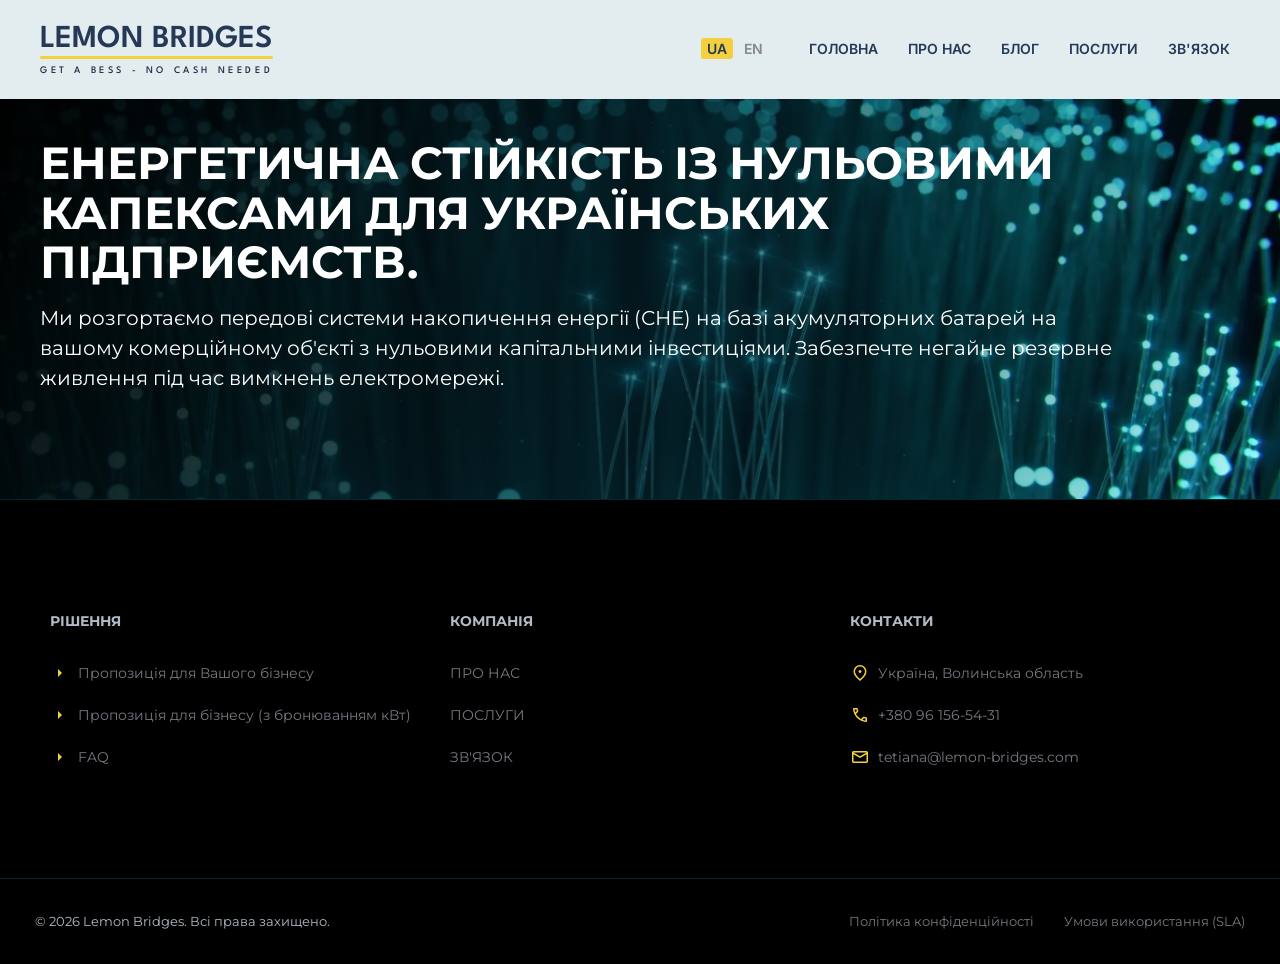
<file: index.html>
<!DOCTYPE html>
<html lang="uk">
	 <head>
		<title>LEMON BRIDGES</title>
		<meta charset="utf-8">
		<link href="css.css" rel="stylesheet">
		<script src="js.js" defer></script>
		<meta name="author" content="LEMON BRIDGES">
		<meta name="geo.region" content="UA-07" />
		<meta property="og:locale" content="uk_UA">
		<link rel="icon" type="image/jpeg" sizes="32x32" href="LB-LOGO.jpg">
		
		<meta name="viewport" content="width=device-width, initial-scale=1.0, maximum-scale=5.0"> <!-- для масштабування в телефонах цей рядок дуже важливий -->
		<meta name="description" content="BESS Ukraine Engineering — EPC-інтегратор, Промислові BESS та УЗЕ. Енергоаудит, промислові накопичувачі енергії, battery energy storage system, системи енергозберігання, проєктування, монтаж узе/bess, ESS, EMS/BMS, LiFePO4 CATL/EVE/BYD. Peak Shaving, пікове навантаження енергосистеми, резервування електроенергії, арбітраж РДН/ВДР, заміна дизеля, заміна генетора, заміна бензину, альтернативне живлення, безкоштовна установка узе/ bess .">
		<meta name="classification" content="Energy Storage, Renewable Energy, Industrial Equipment">
		<meta name="robots" content="index, follow, max-snippet:-1, max-image-preview:large">
		
		<link rel="stylesheet" href="https://fonts.googleapis.com/css2?family=Material+Symbols+Outlined:opsz,wght,FILL,GRAD@20,400,0,0&icon_names=arrow_right" />
		<link rel="preconnect" href="https://fonts.googleapis.com">
		<link rel="preconnect" href="https://fonts.gstatic.com" crossorigin>
		<link href="https://fonts.googleapis.com/css2?family=League+Spartan:wght@100..900&display=swap" rel="stylesheet">
		<link href="https://fonts.googleapis.com/css2?family=Space+Grotesk:wght@300;400;500;600;700&display=swap&subset=cyrillic" rel="stylesheet">
		<link href="https://fonts.googleapis.com/css2?family=Raleway:wght@400;700&display=swap&subset=cyrillic" rel="stylesheet">
		<link href="https://fonts.googleapis.com/css2?family=Montserrat:wght@300;400&family=Oswald:wght@600;700&display=swap" rel="stylesheet">
		<link href="https://fonts.googleapis.com/css2?family=Inter:wght@400;500&family=Montserrat:wght@700;800&display=swap" rel="stylesheet">
	 </head>
	<body>
		<div>
			<header class="navigation">
				<div class="container">
					<div class="left">
					<a href="index.html">
						<div><h1 class="LB">LEMON BRIDGES</h1></div>
						<div class="logo-divider"></div>
						<div><p class="bess">GET A BESS - NO CASH NEEDED</p></div>
					</a>
					</div>
					<div class="lang-switch">
						<button id="btn-ua" class="lang-btn active my">UA</button>
						<button id="btn-en" class="lang-btn my">EN</button>
					</div>
					<button class="menu" id="btn-menu">
						<span></span>
						<span></span>
						<span></span>
					</button>
					<div class="right" id="mobile-nav">
						<nav class="wi">
							<a href="index.html" class="my" data-i18n="home">Головна</a>
							<a href="about-us.html" class="my" data-i18n="about_us">Про нас</a>
							<a href="https://lemonbridges.substack.com/" class="my" data-i18n="blog">Блог</a>
							<a href="poslugy.html" class="my" data-i18n="services">Послуги</a>
							<a href="zviazok.html" class="my" data-i18n="connection">Зв'язатися</a>
						</nav>
					</div>
				</div>
			</header>
			<div class="korobka">
				<img src="fon1.webp" alt="фон" class="photo-fon" loading="lazy">
				<section class="teka-vseredyni-photo">
					<div class="teka">
						<div class="text">
							<h1 data-i18n="hero_title">ЕНЕРГЕТИЧНА СТІЙКІСТЬ ІЗ НУЛЬОВИМИ КАПЕКСАМИ ДЛЯ УКРАЇНСЬКИХ ПІДПРИЄМСТВ.</h1>
							<p data-i18n="hero_desc">Ми розгортаємо передові системи накопичення енергії (СНЕ) на базі акумуляторних 
							батарей на вашому комерційному об'єкті з нульовими капітальними інвестиціями.
							Забезпечте негайне резервне живлення під час вимкнень електромережі. </p>
						</div>
					</div>
				</section>
			</div>
			<hr>
			<div class="korobka2">
				<div class="korobka-vseredyni2">
				<div class="tak-treba">
					<div class="">
						<h2></h2>
					</div>
					
					<div>
						<h2></h2>
					</div>
					
					<div>
						<h2></h2>
					</div>
					
					<!--<div class="text-support-people2 text">
						<h2>Які ми вирішуємо проблеми і чим допомагаємо людям 
						та компаніям</h2>
						<p>1. Штраф за 80% простою: Якщо ви купуєте систему самостійно, ви сплачуєте 100%
						вартості авансом за актив, який повністю простоює приблизно 78% року — амортизується
						від нерегулярного використання, збирає пил і тихо руйнується, поки закінчується гарантія 
						виробника.2. Витрати  на  обслуговування: Вартість обслуговування високовольтної літієвої
						системи зі спеціалізованим електриком. Сучасна BESS вимагає спеціалізованого програмного 
						забезпечення для балансування елементів, постійного моніторингу теплового управління та 
						інженерів з високої напруги.3. Низьковольтні інвертори мають надзвичайно високий ризик
						виходу з ладу в екстремальних умовах поточної напруги в Україні, і більшість BESS не
						спеціалізовані для ринку та приречені на провал.</p>
					</div>-->
				</div>
				</div>
			</div>
			<footer class="ostatnia-korobka">
				<div class="ostatniy-conteiner">
						<div class="cont">
							<h3 class="d2" data-i18n="decision">РІШЕННЯ</h3>
								<div class="kontacty">
									<ul>
										<li>
											<svg xmlns="http://www.w3.org/2000/svg" 
											height="20px" 
											viewBox="0 -960 960 960" 
											width="20px"
											fill="#F4D03F">
											<path d="M384-288v-384l192 192-192 192Z"/>
											</svg>
											<a href="poslugy.html" class="kon-pidsvidka" data-i18n="offer">Пропозиція для Вашого бізнесу</a>
										</li>
										<li>
											<svg xmlns="http://www.w3.org/2000/svg"
											height="20px" 
											viewBox="0 -960 960 960"
											width="20px" 
											fill="#F4D03F">
											<path d="M384-288v-384l192 192-192 192Z"/>
											</svg>
											<a href="poslugy.html" class="kon-pidsvidka" data-i18n="business">Пропозиція для бізнесу (з бронюванням кВт)</a>
										</li>
										<li>
											<svg xmlns="http://www.w3.org/2000/svg"
											height="20px"
											viewBox="0 -960 960 960" 
											width="20px" 
											fill="#F4D03F">
											<path d="M384-288v-384l192 192-192 192Z"/>
											</svg>
											<a href="FAQ.html" class="kon-pidsvidka">FAQ</a>
										</li>
									</ul>
								</div>
						</div>
						<div class="cont">
							<h3 class="d2" data-i18n="company">КОМПАНІЯ</h3>
								<div class="kontacty">
									<ul>
										<li><a href="about-us.html" class="kon-pidsvidka" data-i18n="about_us">Про нас</a></li>
										<li><a href="poslugy.html" class="kon-pidsvidka" data-i18n="services">Послуги</a></li>
										<li><a href="zviazok.html" class="kon-pidsvidka" data-i18n="connection">Зв'язок</a></li>
									</ul>
								</div>
						</div>
						<div class="cont">
							<h3 class="d2" data-i18n="contacts">КОНТАКТИ</h3>
								<div class="kontacty">
									<ul>
										<li><svg xmlns="http://www.w3.org/2000/svg" 
											height="20px" viewBox="0 -960 960 960" 
											width="20px" 
											fill="#F4D03F">
											<path 
											d="M531-501q21-21
											21-51t-21-51q-21-21-51-21t-51 
											21q-21 21-21 
											51t21
											51q21 21 51 21t51-21Zm-51 310q119-107
											179.5-197T720-549q0-105-68.5-174T480-792q-103 0-171.5
											69T240-549q0 71 60.5 161T480-191Zm0 95Q323-227 245.5-339.5T168-549q0-134 89-224.5T480-864q133 0 222.5 90.5T792-549q0 97-77 209T480-96Zm0-456Z"/>
											</svg><a class="kon-pidsvidka" data-i18n="uk">Україна, Волинська область</a>
										</li>
										<li><svg xmlns="http://www.w3.org/2000/svg"
											height="20px" 
											viewBox="0 -960 960 960" 
											width="20px" 
											fill="#F4D03F">
											<path d="M763-145q-121-9-229.5-59.5T339-341q-86-86-135.5-194T144-764q-2-21 12.29-36.5Q170.57-816 192-816h136q17 0 29.5 10.5T374-779l24 106q2 13-1.5 25T385-628l-97 98q20 38 46 73t57.97 65.98Q422-361 456-335.5q34 25.5 72 45.5l99-96q8-8 20-11.5t25-1.5l107 23q17 5 27 17.5t10 29.5v136q0 21.43-16 35.71Q784-143 763-145ZM255-600l70-70-17.16-74H218q5 38 14 73.5t23 70.5Zm344 344q35.1 14.24 71.55 22.62Q707-225 744-220v-90l-75-16-70 70ZM255-600Zm344 344Z"/></svg>
											<a class="kon-pidsvidka" href="tel:+380 96 156-54-31" type="tel">+380 96 156-54-31</a>
										</li>
										<li><svg xmlns="http://www.w3.org/2000/svg" 
											height="20px" 
											viewBox="0 -960 960 960" 
											width="20px" 
											fill="#F4D03F">
											<path d="M168-192q-29.7 0-50.85-21.16Q96-234.32 96-264.04v-432.24Q96-726 117.15-747T168-768h624q29.7 0 50.85 21.16Q864-725.68 864-695.96v432.24Q864-234 842.85-213T792-192H168Zm312-240L168-611v347h624v-347L480-432Zm0-85 312-179H168l312 179Zm-312-94v-85 432-347Z"/></svg>
											<a class="kon-pidsvidka" href="mailto:tetiana@lemon-bridges.com">tetiana@lemon-bridges.com</a>
										</li>
									</ul>
								</div>
						</div>
				</div>
				<hr class="line">
				<div class="copyright">
					<p data-i18n="reserved">© 2026
						<span id="year"></span> 
						Lemon Bridges. Всі права захищено.
					</p>
					<div class="column">
						<div class="konfidencial"><p><a href="polityka-konfidenciynosti.html" class="kon-pidsvidka" data-i18n="privacy_policy">Політика конфіденційності</a></p></div>
						<div class="konfidencial"><p><a href="umovy-vykorystania-SLA.html" class="kon-pidsvidka" data-i18n="terms_of_use">Умови використання (SLA)</a></p></div>
					</div>
				</div>
			</footer>
		</div>
	</body>
</html>
</file>
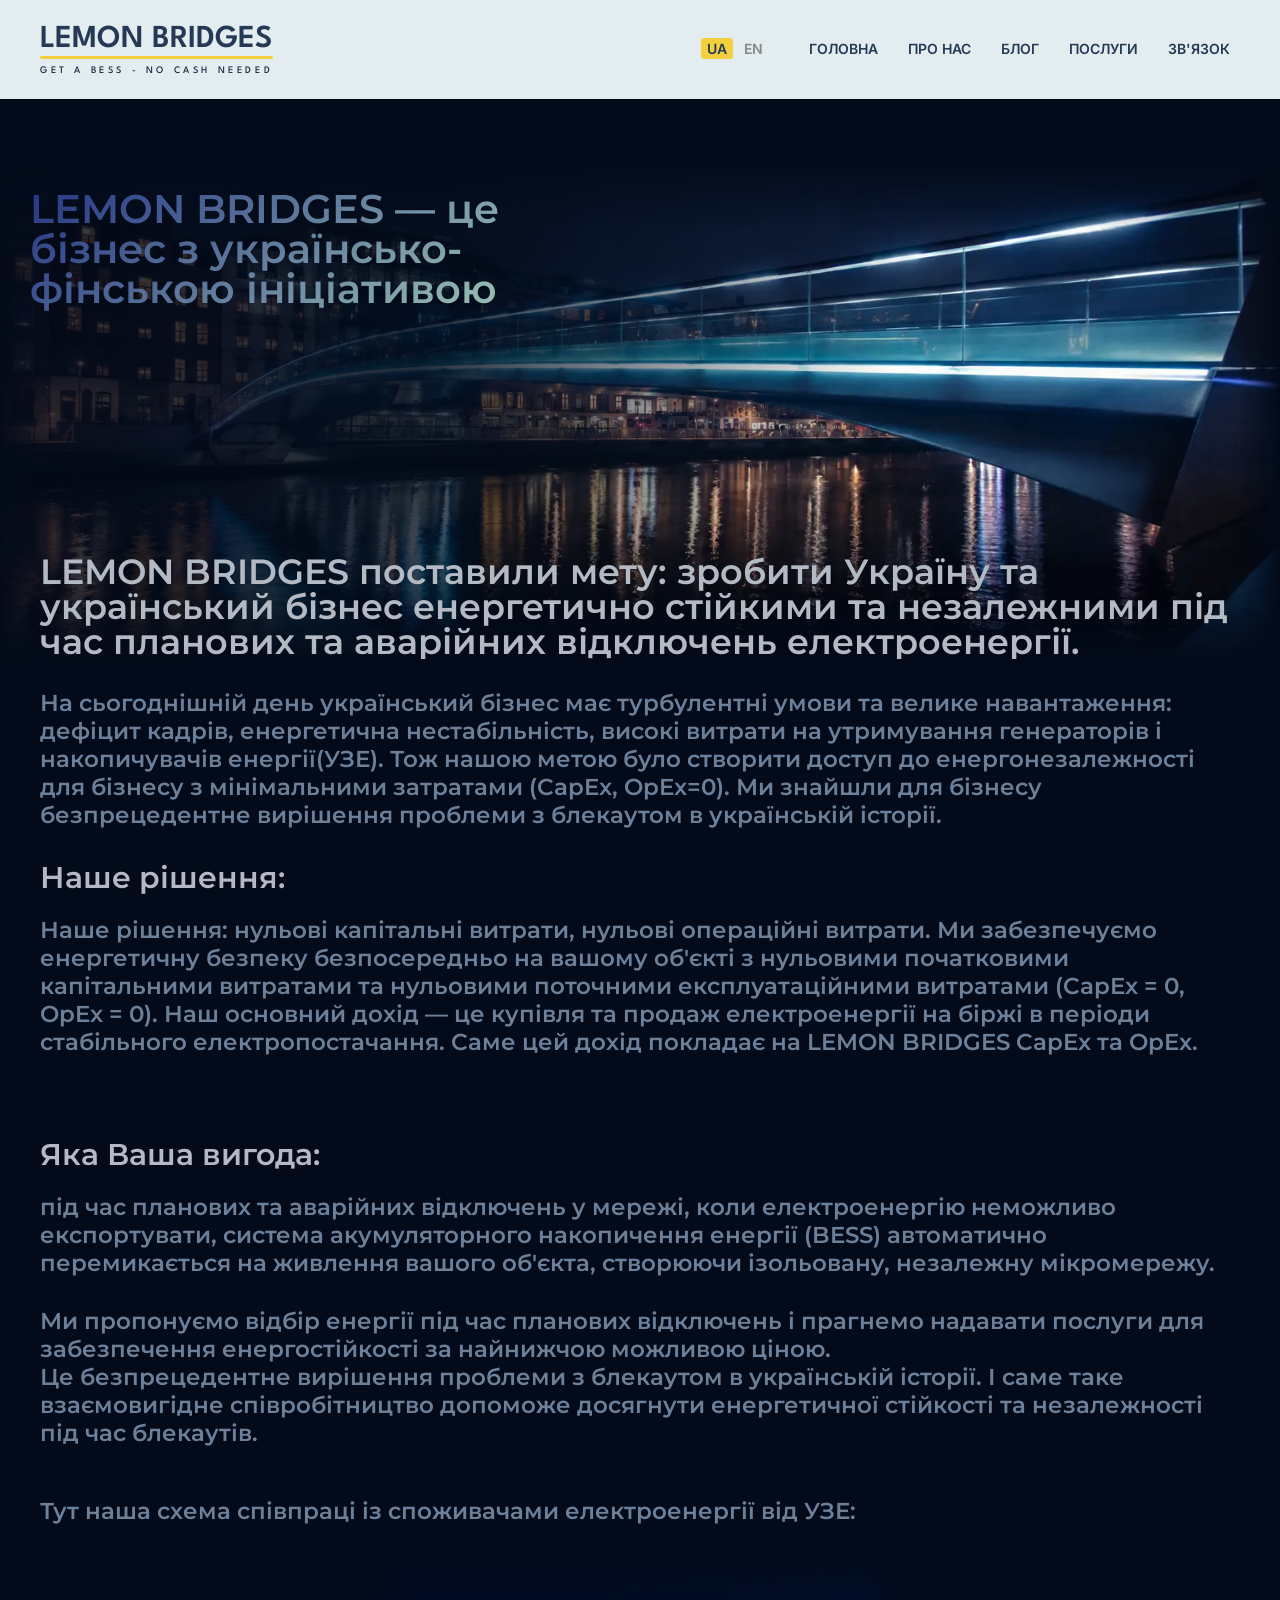
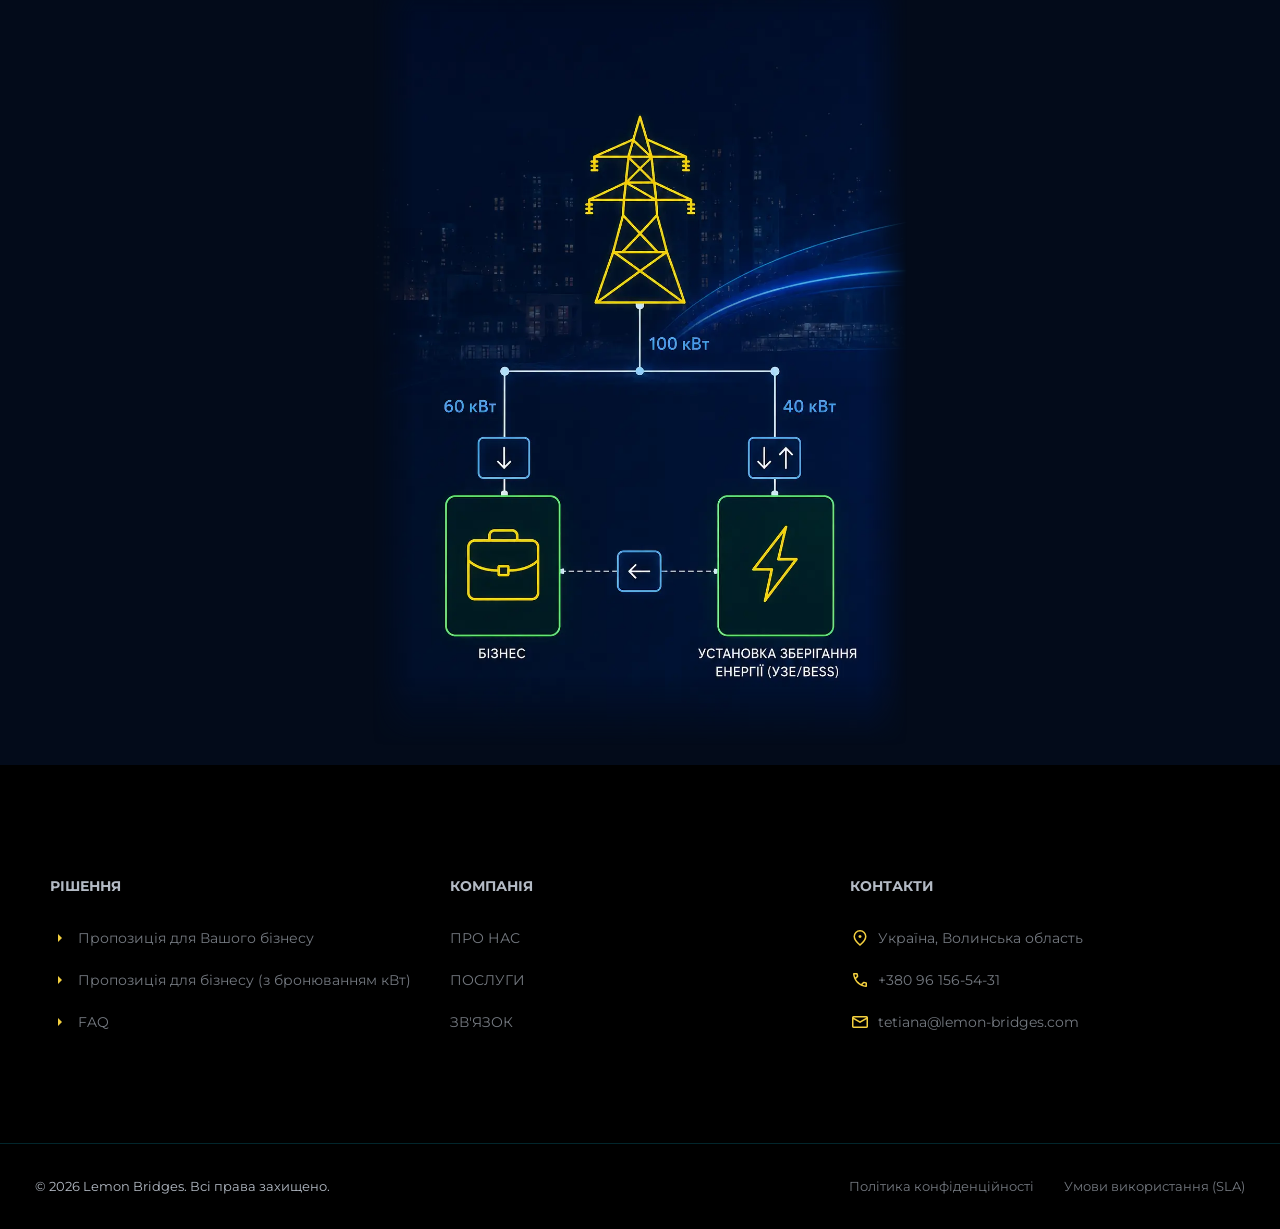
<file: about-us.html>
<!DOCTYPE html>
<html lang="uk">
	<head>
		<title>Про нас</title>
		<meta charset="utf-8">
		<link href="about-us.css" rel="stylesheet">
		<script src="js.js" defer></script>
		<link rel="icon" type="image/jpeg" sizes="32x32" href="LB-LOGO.jpg">
		<meta name="viewport" content="width=device-width, initial-scale=1.0, maximum-scale=5.0">
		<link rel="preconnect" href="https://fonts.googleapis.com">
		<link rel="preconnect" href="https://fonts.gstatic.com" crossorigin>
		<link href="https://fonts.googleapis.com/css2?family=League+Spartan:wght@100..900&display=swap" rel="stylesheet">
		<link href="https://fonts.googleapis.com/css2?family=Montserrat:wght@300;400&family=Oswald:wght@600;700&display=swap" rel="stylesheet">
		<link href="https://fonts.googleapis.com/css2?family=Inter:wght@400;500&family=Montserrat:wght@700;800&display=swap" rel="stylesheet">
	</head>
	<body>
		<div>
			<header class="navigation">
				<div class="container">
					<div class="left">
					<a href="index.html">
						<div><h1 class="LB">LEMON BRIDGES</h1></div>
						<div class="logo-divider"></div>
						<div><p class="bess">GET A BESS - NO CASH NEEDED</p></div>
					</a>
					</div>
					<div class="lang-switch">
						<button id="btn-ua" class="lang-btn active my">UA</button>
						<button id="btn-en" class="lang-btn my">EN</button>
					</div>
					<button class="menu" id="btn-menu">
						<span></span>
						<span></span>
						<span></span>
					</button>
					<div class="right" id="mobile-nav">
						<nav class="wi">
							<a href="index.html" class="my" data-i18n="home">Головна</a>
							<a href="about-us.html" class="my" data-i18n="about_us">Про нас</a>
							<a href="https://lemonbridges.substack.com/" class="my" data-i18n="blog">Блог</a>
							<a href="poslugy.html" class="my" data-i18n="services">Послуги</a>
							<a href="zviazok.html" class="my" data-i18n="connection">Зв'язатися</a>
						</nav>
					</div>
				</div>
			</header>
			
			<div class="korobka1">
				<div class="conteiner1 max-width1400px">
					<div class="fon-text">
							<img src="bridges.webp" alt="фон" class="photo-bridges-fon" loading="lazy">
							<section class="gradient1 column-1">
									<div class="kladovka1">
										<div class="kl2">
											<div class="d1-text">
												<h1 data-i18n="uk_with_fn">LEMON BRIDGES — це бізнес з українсько-фінською ініціативою</h1>
											</div>
										</div>
									</div>
									<div class="d2-text">
											<h2 data-i18n="mission">LEMON BRIDGES поставили мету: зробити Україну та український бізнес енергетично стійкими та незалежними під час планових та аварійних відключень електроенергії.</h2>
											
									</div>
							</section>
					</div>
				</div>
			</div>
			<div class="korobka2">
				<div class="max-width1400px column-1">
					<div class="conteiner2 max-width1400px">
						<div class="text column-1">
							<p data-i18n="our_day">На сьогоднішній день український бізнес має турбулентні умови та велике навантаження: дефіцит кадрів, енергетична нестабільність, високі витрати на утримування генераторів і накопичувачів установок зберігання енергії (УЗЕ).</p>
							<h3 data-i18n="our_rishennia">Наше рішення:</h3> 
							<p data-i18n="our_meta">нульові капітальні витрати, нульові операційні витрати. Ми забезпечуємо енергетичну безпеку безпосередньо на вашому об'єкті з нульовими початковими капітальними витратами та нульовими поточними експлуатаційними витратами (CapEx = 0, OpEx = 0). Наш основний дохід — це купівля та продаж електроенергії на біржі в періоди стабільного електропостачання. Саме цей дохід покладає на LEMON BRIDGES CapEx та OpEx.</p>
						</div>
					</div>
					
				
					<div class="conteiner5 max-width1400px column-1">	
							<h3 data-i18n="vitraty">Яка Ваша вигода:</h3>
						<div class="text column-1" data-i18n="dochid">
							<p>під час планових та аварійних  відключень у мережі, коли електроенергію неможливо експортувати, система акумуляторного накопичення енергії (BESS) автоматично перемикається на живлення вашого об'єкта, створюючи ізольовану, незалежну мікромережу.</p>
						</div>
					</div>
				</div>
			</div>
			
			<div class="korobka3">
				<div class="kladovka5 max-width1400px">
					<div class="my-proponyjemo column-1">
						<p data-i18n="proponyjemo">
							Ми пропонуємо відбір енергії під час планових відключень і прагнемо надавати послуги для забезпечення енергостійкості за найнижчою можливою ціною.
						</p>
						<p data-i18n="vyrishennia">Це безпрецедентне вирішення проблеми з блекаутом в українській історії. І саме таке взаємовигідне співробітництво допоможе досягнути енергетичної стійкості та незалежності під час блекаутів.</p>
					</div>
				</div>
			</div>
			
			<div class="korobka4">
				<div class="kladovka4 max-width1400px">
					<p data-i18n="schemapraci">Тут наша схема співпраці із споживачами електроенергії від УЗЕ:</p>
				</div>
			</div>
			<div class="korobka3">
				<div class="kladovka3">
					<img src="schema.webp" alt="схема" class="schema-foto" loading="lazy">
				</div>
			</div>
				
			<footer class="ostatnia-korobka">
				<div class="ostatniy-conteiner">
						<div class="cont">
							<h3 class="d2" data-i18n="decision">РІШЕННЯ</h3>
								<div class="kontacty">
									<ul>
										<li>
											<svg xmlns="http://www.w3.org/2000/svg" 
											height="20px" 
											viewBox="0 -960 960 960" 
											width="20px"
											fill="#F4D03F">
											<path d="M384-288v-384l192 192-192 192Z"/>
											</svg>
											<a href="poslugy.html" class="kon-pidsvidka" data-i18n="offer">Пропозиція для Вашого бізнесу</a>
										</li>
										<li>
											<svg xmlns="http://www.w3.org/2000/svg"
											height="20px" 
											viewBox="0 -960 960 960"
											width="20px" 
											fill="#F4D03F">
											<path d="M384-288v-384l192 192-192 192Z"/>
											</svg>
											<a href="poslugy.html" class="kon-pidsvidka" data-i18n="business">Пропозиція для бізнесу (з бронюванням кВт)</a>
										</li>
										<li>
											<svg xmlns="http://www.w3.org/2000/svg"
											height="20px"
											viewBox="0 -960 960 960" 
											width="20px" 
											fill="#F4D03F">
											<path d="M384-288v-384l192 192-192 192Z"/>
											</svg>
											<a href="FAQ.html" class="kon-pidsvidka">FAQ</a>
										</li>
									</ul>
								</div>
						</div>
						<div class="cont">
							<h3 class="d2" data-i18n="company">КОМПАНІЯ</h3>
								<div class="kontacty">
									<ul>
										<li><a href="about-us.html" class="kon-pidsvidka" data-i18n="about_us">Про нас</a></li>
										<li><a href="poslugy.html" class="kon-pidsvidka" data-i18n="services">Послуги</a></li>
										<li><a href="zviazok.html" class="kon-pidsvidka" data-i18n="connection">Зв'язок</a></li>
									</ul>
								</div>
						</div>
						<div class="cont">
							<h3 class="d2" data-i18n="contacts">КОНТАКТИ</h3>
								<div class="kontacty">
									<ul>
										<li><svg xmlns="http://www.w3.org/2000/svg" 
											height="20px" viewBox="0 -960 960 960" 
											width="20px" 
											fill="#F4D03F">
											<path 
											d="M531-501q21-21
											21-51t-21-51q-21-21-51-21t-51 
											21q-21 21-21 
											51t21
											51q21 21 51 21t51-21Zm-51 310q119-107
											179.5-197T720-549q0-105-68.5-174T480-792q-103 0-171.5
											69T240-549q0 71 60.5 161T480-191Zm0 95Q323-227 245.5-339.5T168-549q0-134 89-224.5T480-864q133 0 222.5 90.5T792-549q0 97-77 209T480-96Zm0-456Z"/>
											</svg><a class="kon-pidsvidka" data-i18n="uk">Україна, Волинська область</a>
										</li>
										<li><svg xmlns="http://www.w3.org/2000/svg"
											height="20px" 
											viewBox="0 -960 960 960" 
											width="20px" 
											fill="#F4D03F">
											<path d="M763-145q-121-9-229.5-59.5T339-341q-86-86-135.5-194T144-764q-2-21 12.29-36.5Q170.57-816 192-816h136q17 0 29.5 10.5T374-779l24 106q2 13-1.5 25T385-628l-97 98q20 38 46 73t57.97 65.98Q422-361 456-335.5q34 25.5 72 45.5l99-96q8-8 20-11.5t25-1.5l107 23q17 5 27 17.5t10 29.5v136q0 21.43-16 35.71Q784-143 763-145ZM255-600l70-70-17.16-74H218q5 38 14 73.5t23 70.5Zm344 344q35.1 14.24 71.55 22.62Q707-225 744-220v-90l-75-16-70 70ZM255-600Zm344 344Z"/></svg>
											<a class="kon-pidsvidka" href="tel:+380 96 156-54-31" type="tel">+380 96 156-54-31</a>
										</li>
										<li><svg xmlns="http://www.w3.org/2000/svg" 
											height="20px" 
											viewBox="0 -960 960 960" 
											width="20px" 
											fill="#F4D03F">
											<path d="M168-192q-29.7 0-50.85-21.16Q96-234.32 96-264.04v-432.24Q96-726 117.15-747T168-768h624q29.7 0 50.85 21.16Q864-725.68 864-695.96v432.24Q864-234 842.85-213T792-192H168Zm312-240L168-611v347h624v-347L480-432Zm0-85 312-179H168l312 179Zm-312-94v-85 432-347Z"/></svg>
											<a class="kon-pidsvidka" href="mailto:tetiana@lemon-bridges.com">tetiana@lemon-bridges.com</a>
										</li>
									</ul>
								</div>
						</div>
				</div>
				<hr class="line">
				<div class="copyright">
					<p data-i18n="reserved">© 2026
						<span id="year"></span> 
						Lemon Bridges. Всі права захищено.
					</p>
					<div class="column">
						<div class="konfidencial"><p><a href="polityka-konfidenciynosti.html" class="kon-pidsvidka" data-i18n="privacy_policy">Політика конфіденційності</a></p></div>
						<div class="konfidencial"><p><a href="umovy-vykorystania-SLA.html" class="kon-pidsvidka" data-i18n="terms_of_use">Умови використання (SLA)</a></p></div>
					</div>
				</div>
			</footer>
		</div>
	</body>
</html>
</file>
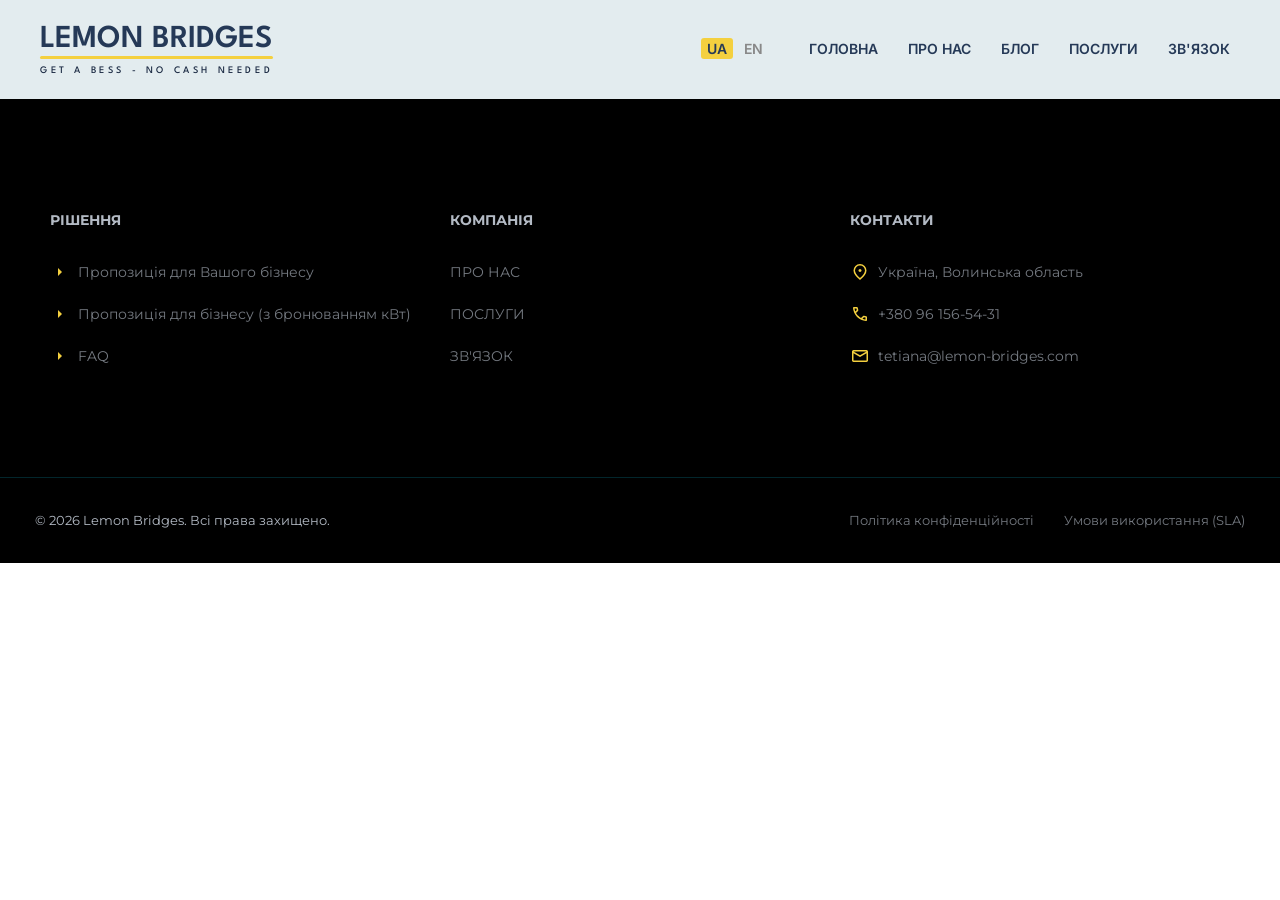
<file: FAQ.html>
<!DOCTYPE html>
<html lang="uk">
	<head>
		<title>Про нас</title>
		<meta charset="utf-8">
		<link href="FAQ.css" rel="stylesheet">
		<script src="js.js" defer></script>
		<link rel="icon" type="image/jpeg" sizes="32x32" href="LB-LOGO.jpg">
		<meta name="viewport" content="width=device-width, initial-scale=1.0, maximum-scale=5.0">
		<link rel="preconnect" href="https://fonts.googleapis.com">
		<link rel="preconnect" href="https://fonts.gstatic.com" crossorigin>
		<link href="https://fonts.googleapis.com/css2?family=League+Spartan:wght@100..900&display=swap" rel="stylesheet">
		<link href="https://fonts.googleapis.com/css2?family=Montserrat:wght@300;400&family=Oswald:wght@600;700&display=swap" rel="stylesheet">
		<link href="https://fonts.googleapis.com/css2?family=Inter:wght@400;500&family=Montserrat:wght@700;800&display=swap" rel="stylesheet">
	</head>
	<body>
		<div>
			<header class="navigation">
				<div class="container">
					<div class="left">
					<a href="index.html">
						<div><h1 class="LB">LEMON BRIDGES</h1></div>
						<div class="logo-divider"></div>
						<div><p class="bess">GET A BESS - NO CASH NEEDED</p></div>
					</a>
					</div>
					<div class="lang-switch">
						<button id="btn-ua" class="lang-btn active my">UA</button>
						<button id="btn-en" class="lang-btn my">EN</button>
					</div>
					<button class="menu" id="btn-menu">
						<span></span>
						<span></span>
						<span></span>
					</button>
					<div class="right" id="mobile-nav">
						<nav class="wi">
							<a href="index.html" class="my" data-i18n="home">Головна</a>
							<a href="about-us.html" class="my" data-i18n="about_us">Про нас</a>
							<a href="https://lemonbridges.substack.com/" class="my" data-i18n="blog">Блог</a>
							<a href="poslugy.html" class="my" data-i18n="services">Послуги</a>
							<a href="zviazok.html" class="my" data-i18n="connection">Зв'язатися</a>
						</nav>
					</div>
				</div>
			</header>
			
			
			
			<footer class="ostatnia-korobka">
				<div class="ostatniy-conteiner">
						<div class="cont">
							<h3 class="d2" data-i18n="decision">РІШЕННЯ</h3>
								<div class="kontacty">
									<ul>
										<li>
											<svg xmlns="http://www.w3.org/2000/svg" 
											height="20px" 
											viewBox="0 -960 960 960" 
											width="20px"
											fill="#F4D03F">
											<path d="M384-288v-384l192 192-192 192Z"/>
											</svg>
											<a href="poslugy.html" class="kon-pidsvidka" data-i18n="offer">Пропозиція для Вашого бізнесу</a>
										</li>
										<li>
											<svg xmlns="http://www.w3.org/2000/svg"
											height="20px" 
											viewBox="0 -960 960 960"
											width="20px" 
											fill="#F4D03F">
											<path d="M384-288v-384l192 192-192 192Z"/>
											</svg>
											<a href="poslugy.html" class="kon-pidsvidka" data-i18n="business">Пропозиція для бізнесу (з бронюванням кВт)</a>
										</li>
										<li>
											<svg xmlns="http://www.w3.org/2000/svg"
											height="20px"
											viewBox="0 -960 960 960" 
											width="20px" 
											fill="#F4D03F">
											<path d="M384-288v-384l192 192-192 192Z"/>
											</svg>
											<a href="FAQ.html" class="kon-pidsvidka">FAQ</a>
										</li>
									</ul>
								</div>
						</div>
						<div class="cont">
							<h3 class="d2" data-i18n="company">КОМПАНІЯ</h3>
								<div class="kontacty">
									<ul>
										<li><a href="about-us.html" class="kon-pidsvidka" data-i18n="about_us">Про нас</a></li>
										<li><a href="poslugy.html" class="kon-pidsvidka" data-i18n="services">Послуги</a></li>
										<li><a href="zviazok.html" class="kon-pidsvidka" data-i18n="connection">Зв'язок</a></li>
									</ul>
								</div>
						</div>
						<div class="cont">
							<h3 class="d2" data-i18n="contacts">КОНТАКТИ</h3>
								<div class="kontacty">
									<ul>
										<li><svg xmlns="http://www.w3.org/2000/svg" 
											height="20px" viewBox="0 -960 960 960" 
											width="20px" 
											fill="#F4D03F">
											<path 
											d="M531-501q21-21
											21-51t-21-51q-21-21-51-21t-51 
											21q-21 21-21 
											51t21
											51q21 21 51 21t51-21Zm-51 310q119-107
											179.5-197T720-549q0-105-68.5-174T480-792q-103 0-171.5
											69T240-549q0 71 60.5 161T480-191Zm0 95Q323-227 245.5-339.5T168-549q0-134 89-224.5T480-864q133 0 222.5 90.5T792-549q0 97-77 209T480-96Zm0-456Z"/>
											</svg><a class="kon-pidsvidka" data-i18n="uk">Україна, Волинська область</a>
										</li>
										<li><svg xmlns="http://www.w3.org/2000/svg"
											height="20px" 
											viewBox="0 -960 960 960" 
											width="20px" 
											fill="#F4D03F">
											<path d="M763-145q-121-9-229.5-59.5T339-341q-86-86-135.5-194T144-764q-2-21 12.29-36.5Q170.57-816 192-816h136q17 0 29.5 10.5T374-779l24 106q2 13-1.5 25T385-628l-97 98q20 38 46 73t57.97 65.98Q422-361 456-335.5q34 25.5 72 45.5l99-96q8-8 20-11.5t25-1.5l107 23q17 5 27 17.5t10 29.5v136q0 21.43-16 35.71Q784-143 763-145ZM255-600l70-70-17.16-74H218q5 38 14 73.5t23 70.5Zm344 344q35.1 14.24 71.55 22.62Q707-225 744-220v-90l-75-16-70 70ZM255-600Zm344 344Z"/></svg>
											<a class="kon-pidsvidka" href="tel:+380 96 156-54-31" type="tel">+380 96 156-54-31</a>
										</li>
										<li><svg xmlns="http://www.w3.org/2000/svg" 
											height="20px" 
											viewBox="0 -960 960 960" 
											width="20px" 
											fill="#F4D03F">
											<path d="M168-192q-29.7 0-50.85-21.16Q96-234.32 96-264.04v-432.24Q96-726 117.15-747T168-768h624q29.7 0 50.85 21.16Q864-725.68 864-695.96v432.24Q864-234 842.85-213T792-192H168Zm312-240L168-611v347h624v-347L480-432Zm0-85 312-179H168l312 179Zm-312-94v-85 432-347Z"/></svg>
											<a class="kon-pidsvidka" href="mailto:tetiana@lemon-bridges.com">tetiana@lemon-bridges.com</a>
										</li>
									</ul>
								</div>
						</div>
				</div>
				<hr class="line">
				<div class="copyright">
					<p data-i18n="reserved">© 2026
						<span id="year"></span> 
						Lemon Bridges. Всі права захищено.
					</p>
					<div class="column">
						<div class="konfidencial"><p><a href="polityka-konfidenciynosti.html" class="kon-pidsvidka" data-i18n="privacy_policy">Політика конфіденційності</a></p></div>
						<div class="konfidencial"><p><a href="umovy-vykorystania-SLA.html" class="kon-pidsvidka" data-i18n="terms_of_use">Умови використання (SLA)</a></p></div>
					</div>
				</div>
			</footer>
		</div>
	</body>
</html>
</file>
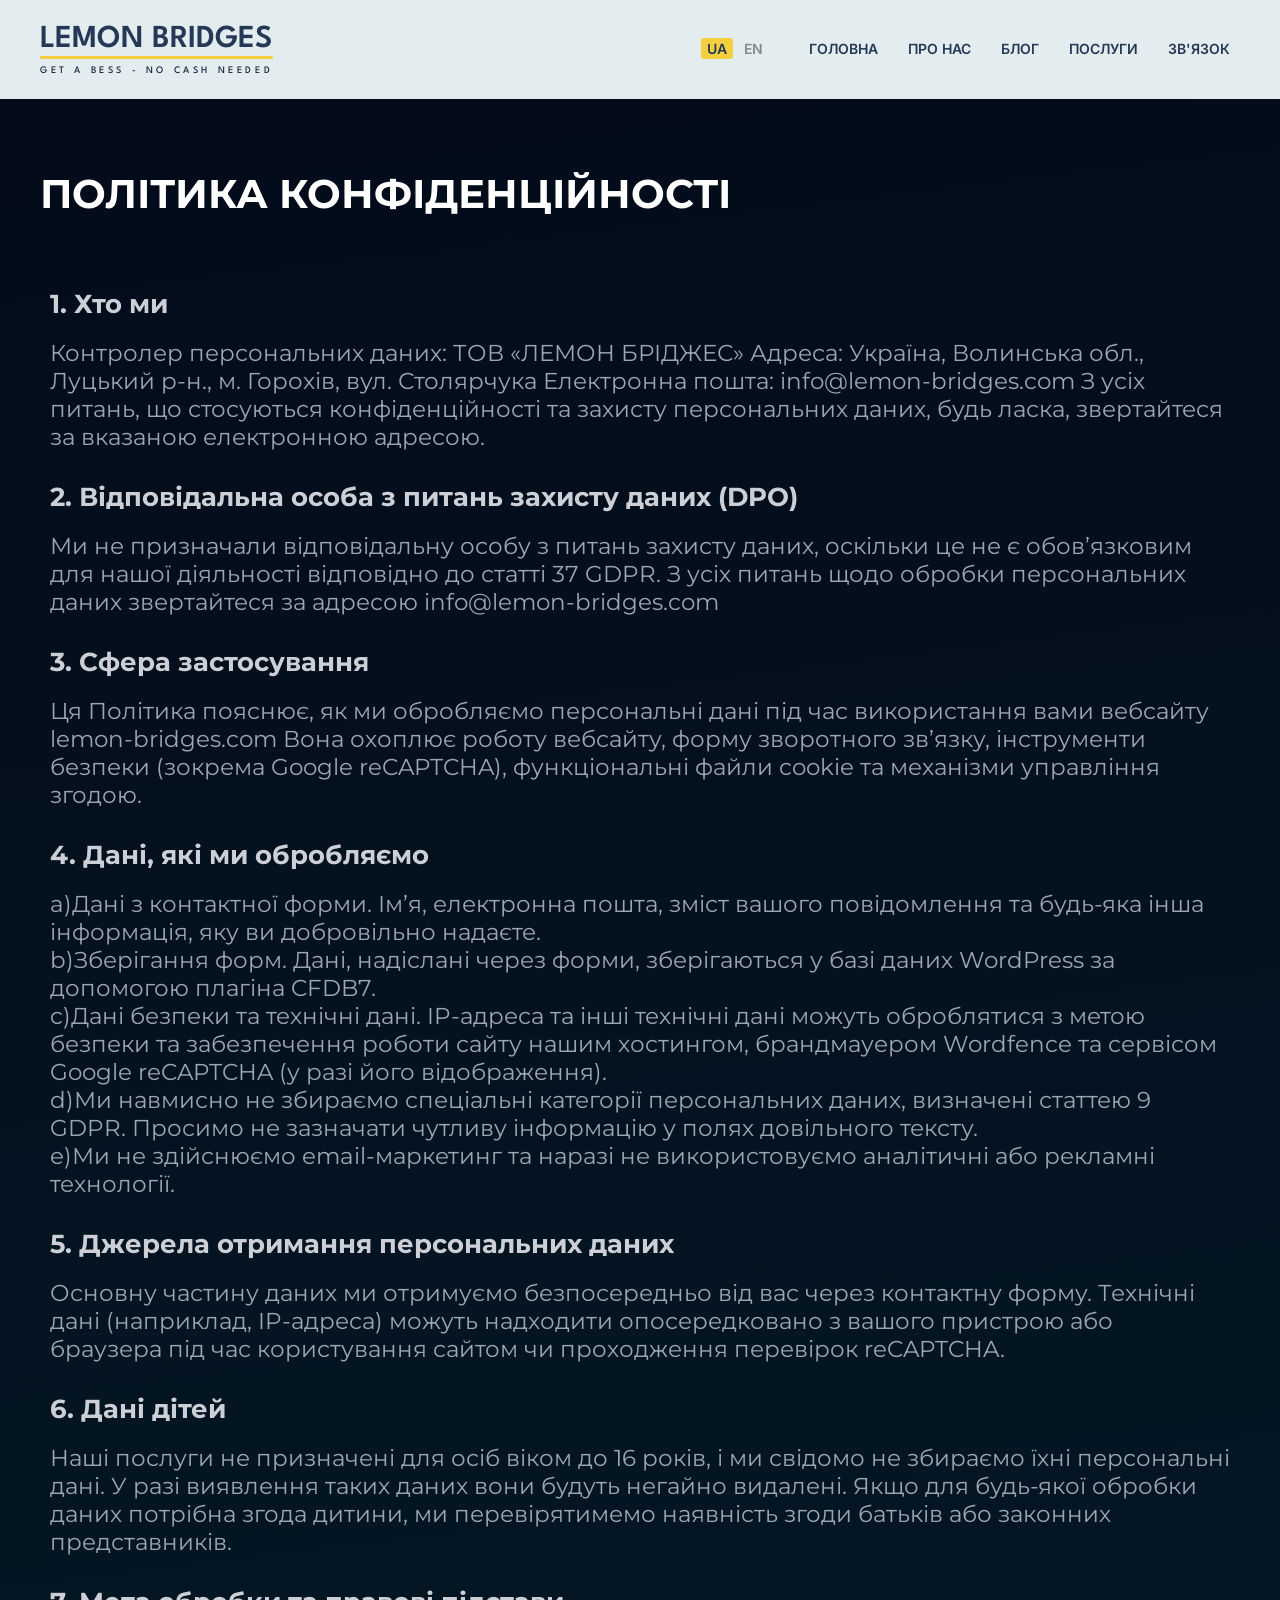
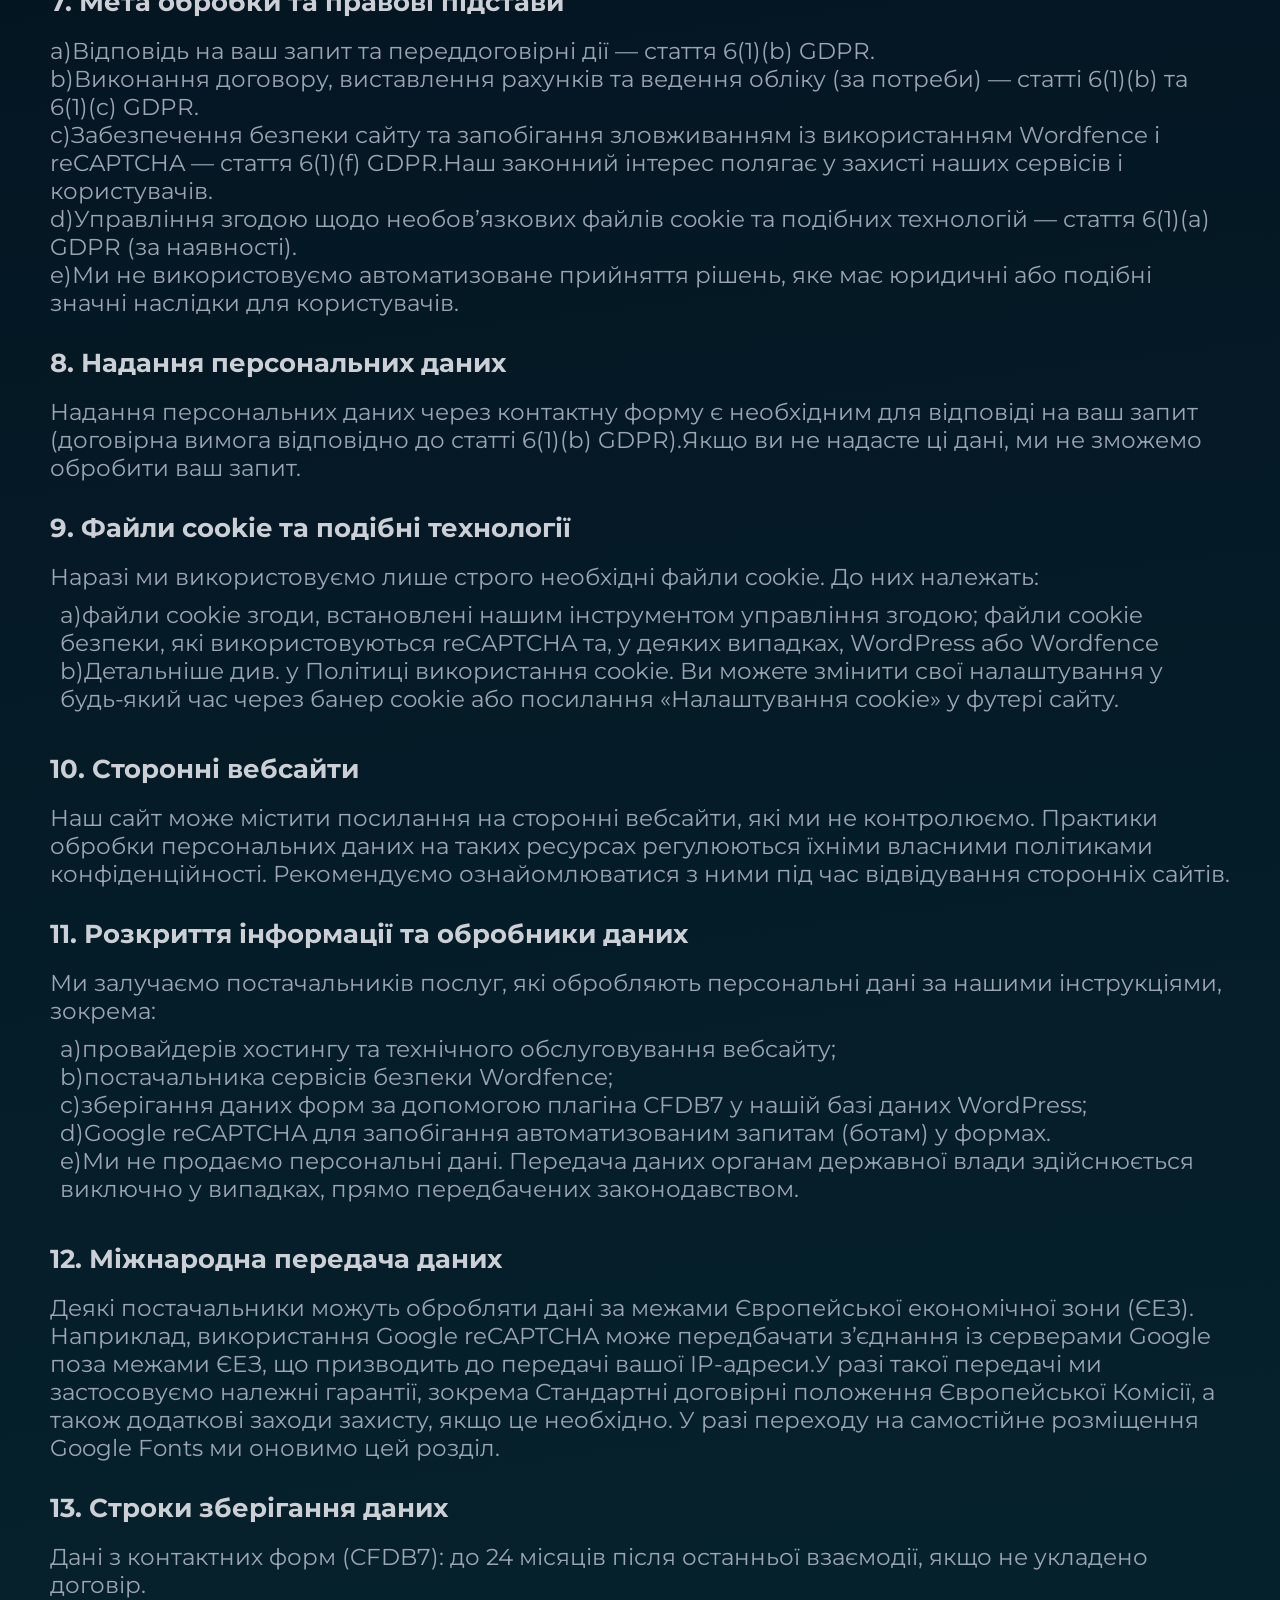
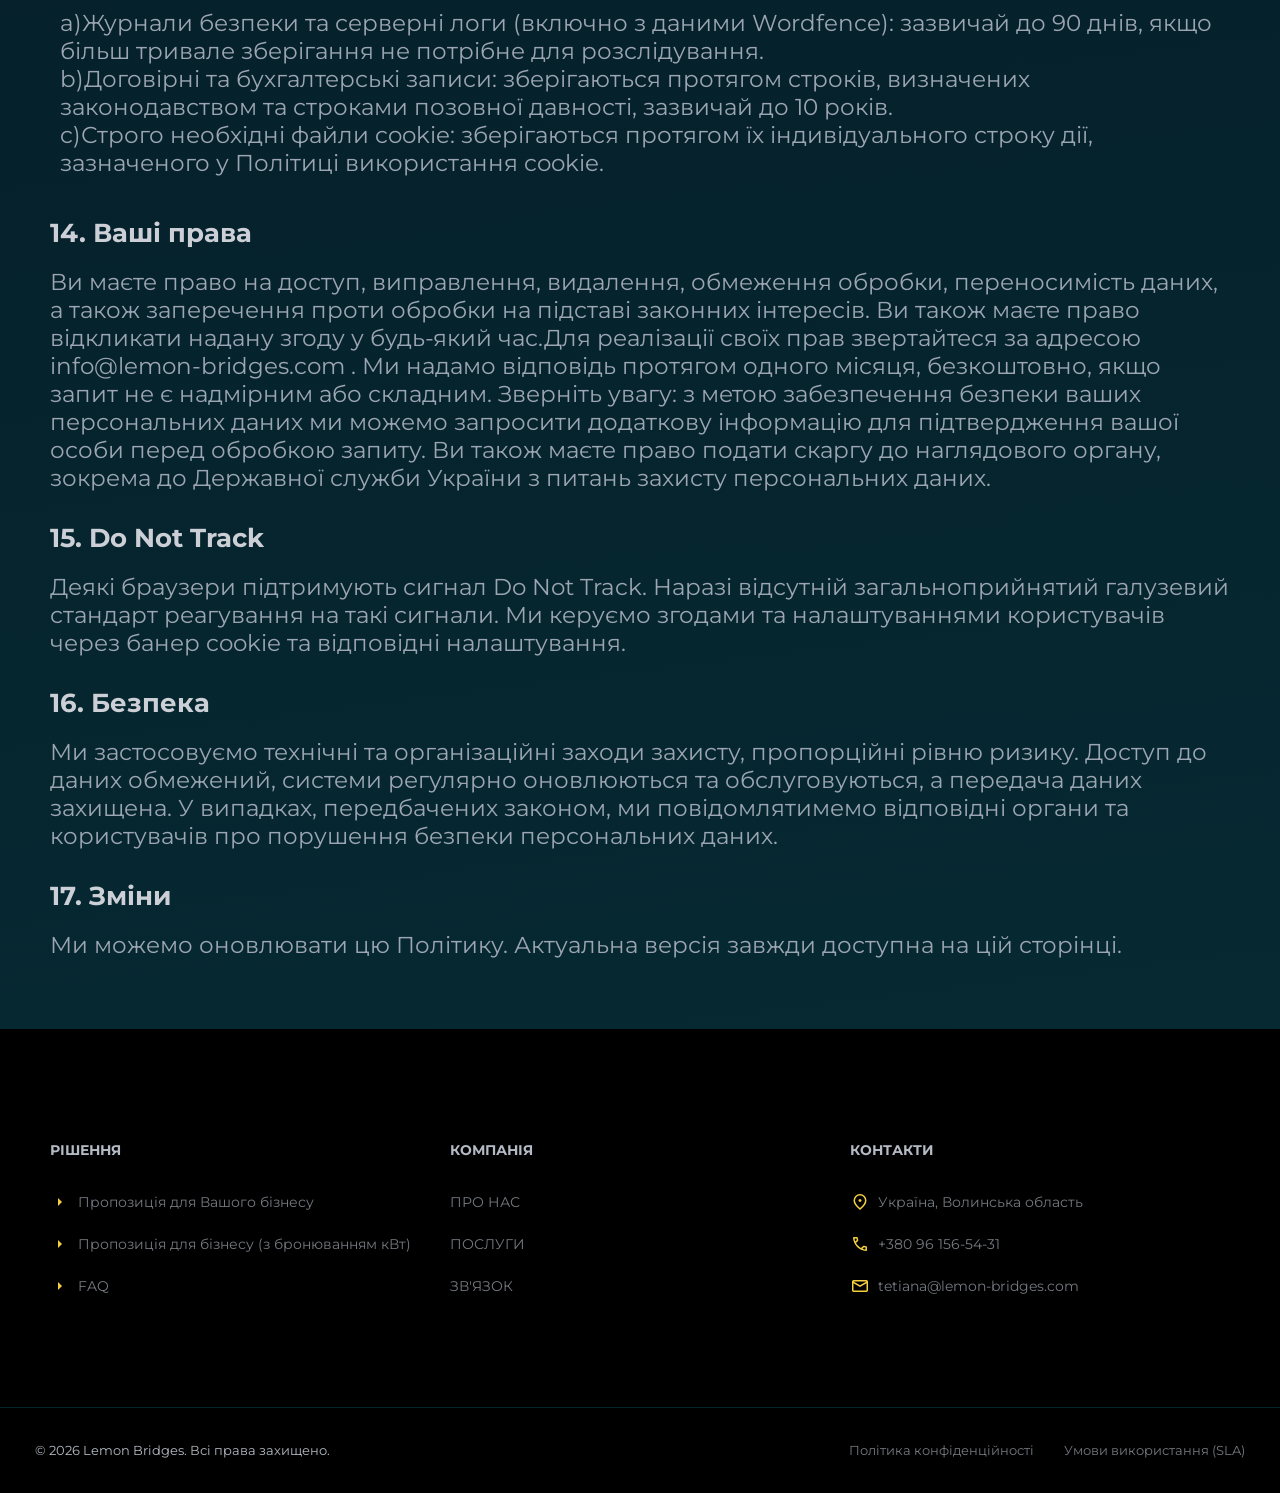
<file: polityka-konfidenciynosti.html>
<!DOCTYPE html>
<html lang="uk">
	<head>
		<title>Про нас</title>
		<meta charset="utf-8">
		<link href="polityka-konfidenciynosti.css" rel="stylesheet">
		<script src="js.js" defer></script>
		<link rel="icon" type="image/jpeg" sizes="32x32" href="LB-LOGO.jpg">
		<meta name="viewport" content="width=device-width, initial-scale=1.0, maximum-scale=5.0">
		<link rel="preconnect" href="https://fonts.googleapis.com">
		<link rel="preconnect" href="https://fonts.gstatic.com" crossorigin>
		<link href="https://fonts.googleapis.com/css2?family=League+Spartan:wght@100..900&display=swap" rel="stylesheet">
		<link href="https://fonts.googleapis.com/css2?family=Montserrat:wght@300;400&family=Oswald:wght@600;700&display=swap" rel="stylesheet">
		<link href="https://fonts.googleapis.com/css2?family=Inter:wght@400;500&family=Montserrat:wght@700;800&display=swap" rel="stylesheet">
	</head>
	<body>
		<div>
			<header class="navigation">
				<div class="container">
					<div class="left">
					<a href="index.html">
						<div><h1 class="LB">LEMON BRIDGES</h1></div>
						<div class="logo-divider"></div>
						<div><p class="bess">GET A BESS - NO CASH NEEDED</p></div>
					</a>
					</div>
					<div class="lang-switch">
						<button id="btn-ua" class="lang-btn active my">UA</button>
						<button id="btn-en" class="lang-btn my">EN</button>
					</div>
					<button class="menu" id="btn-menu">
						<span></span>
						<span></span>
						<span></span>
					</button>
					<div class="right" id="mobile-nav">
						<nav class="wi">
							<a href="index.html" class="my" data-i18n="home">Головна</a>
							<a href="about-us.html" class="my" data-i18n="about_us">Про нас</a>
							<a href="https://lemonbridges.substack.com/" class="my" data-i18n="blog">Блог</a>
							<a href="poslugy.html" class="my" data-i18n="services">Послуги</a>
							<a href="zviazok.html" class="my" data-i18n="connection">Зв'язатися</a>
						</nav>
					</div>
				</div>
			</header>
			
			<div class="korobka1">
				<div class="max-width1400px column-1">
					<h1 data-i18n="policy_conf">ПОЛІТИКА КОНФІДЕНЦІЙНОСТІ</h1>
					<section class="column-1 kladovka1">
						<h2 data-i18n="who_we_are">1. Хто ми</h2>
						<p data-i18n="kontroler">Контролер персональних даних: ТОВ «ЛЕМОН БРІДЖЕС»
						Адреса: Україна, Волинська обл., Луцький р-н., м. Горохів, вул. Столярчука
						Електронна пошта: info@lemon-bridges.com
						З усіх питань, що стосуються конфіденційності та захисту персональних даних, 
						будь ласка, звертайтеся за вказаною електронною адресою.</p>
						
						<h2 data-i18n="vidpovidalna">2. Відповідальна особа з питань захисту даних (DPO)</h2>
						<p data-i18n="pryznacaly">Ми не призначали відповідальну особу з питань захисту даних, оскільки 
						це не є обов’язковим для нашої діяльності відповідно до статті 37 GDPR.
						З усіх питань щодо обробки персональних даних звертайтеся за адресою info@lemon-bridges.com</p>
						
						<h2 data-i18n="sphera">3. Сфера застосування</h2>
						<p data-i18n="this_policy_conf">Ця Політика пояснює, як ми обробляємо персональні дані під час використання вами вебсайту 
						lemon-bridges.com Вона охоплює роботу вебсайту, форму зворотного зв’язку, інструменти безпеки
						(зокрема Google reCAPTCHA), функціональні файли cookie та механізми управління згодою.</p>
						
						<h2 data-i18n="dani_obr">4. Дані, які ми обробляємо</h2>
						<ul>
							<li data-i18n="contact_forms">a)Дані з контактної форми. Ім’я, електронна пошта, зміст вашого повідомлення та будь-яка інша 
							інформація, яку ви добровільно надаєте.</li>
							<li data-i18n="zberigannia">b)Зберігання форм. Дані, надіслані через форми, зберігаються у базі даних WordPress за 
							допомогою плагіна CFDB7.</li>
							<li data-i18n="dani_bezpeky">c)Дані безпеки та технічні дані. IP-адреса та інші технічні дані можуть оброблятися
							з метою безпеки та забезпечення роботи сайту нашим хостингом, брандмауером Wordfence та сервісом 
							Google reCAPTCHA (у разі його відображення).</li>
							<li data-i18n="my_navmysno">d)Ми навмисно не збираємо спеціальні категорії персональних даних, визначені статтею 9 GDPR.
							Просимо не зазначати чутливу інформацію у полях довільного тексту.</li>
							<li data-i18n="my_zdij">e)Ми не здійснюємо email-маркетинг та наразі не використовуємо аналітичні або рекламні технології.</li>
						</ul>
						
						<h2 data-i18n="dzerela_dannych">5. Джерела отримання персональних даних</h2>
						<p data-i18n="osnovy_dan">Основну частину даних ми отримуємо безпосередньо від вас через контактну форму.
						Технічні дані (наприклад, IP-адреса) можуть надходити опосередковано з вашого пристрою
						або браузера під час користування сайтом чи проходження перевірок reCAPTCHA.</p>
						
						<h2 data-i18n="osnovy_dandit">6. Дані дітей</h2>
						<p data-i18n="nashi_poslugy">Наші послуги не призначені для осіб віком до 16 років, і ми свідомо не збираємо їхні персональні дані.
						У разі виявлення таких даних вони будуть негайно видалені. Якщо для будь-якої обробки даних потрібна 
						згода дитини, ми перевірятимемо наявність згоди батьків або законних представників.</p>
						
						<h2 data-i18n="meta_obrobky">7. Мета обробки та правові підстави</h2>
						<ul>
							<li data-i18n="vidpovidd">a)Відповідь на ваш запит та переддоговірні дії — стаття 6(1)(b) GDPR.</li>
							<li data-i18n="contact_perfoments">b)Виконання договору, виставлення рахунків та ведення обліку (за потреби) — статті 6(1)(b) та 6(1)(c) GDPR.</li>
							<li data-i18n="zabezpeczennia_bezpeky">c)Забезпечення безпеки сайту та запобігання зловживанням із використанням Wordfence і reCAPTCHA — стаття 6(1)(f) GDPR. Наш законний інтерес полягає у захисті наших сервісів і користувачів. </li>
							<li data-i18n="nash_osnovnyj">d)Управління згодою щодо необов’язкових файлів cookie та подібних технологій — стаття 6(1)(a) GDPR (за наявності).</li>
							<li data-i18n="my_ne_vykorystovujemo">e)Ми не використовуємо автоматизоване прийняття рішень, яке має юридичні або подібні значні наслідки для користувачів.</li>
						</ul>
						
						<h2 data-i18n="nadannia_persdan">8. Надання персональних даних</h2>
						<p data-i18n="nadannia_person_dannych">Надання персональних даних через контактну форму є необхідним для відповіді на ваш запит (договірна
						вимога відповідно до статті 6(1)(b) GDPR).Якщо ви не надасте ці дані, ми не зможемо обробити ваш запит.</p>
						
						<h2 data-i18n="fail_cooks">9. Файли cookie та подібні технології</h2>
						<ul>
							<li data-i18n="fail_cookis">Наразі ми використовуємо лише строго необхідні файли cookie. До них належать:</li>
								<ul>
									<li data-i18n="fail_cookines">a)файли cookie згоди, встановлені нашим інструментом управління згодою;
										файли cookie безпеки, які використовуються reCAPTCHA та, у деяких випадках, WordPress або Wordfence</li>
									<li data-i18n="fail_cookinesin">b)Детальніше див. у Політиці використання cookie.<br>
										Ви можете змінити свої налаштування у будь-який час через банер cookie або посилання «Налаштування 
										cookie» у футері сайту.</li>
								</ul>
						</ul>
						
						<h2 data-i18n="storonni_websites">10. Сторонні вебсайти</h2>
						<p data-i18n="nash_website">Наш сайт може містити посилання на сторонні вебсайти, які ми не контролюємо.<br>
						Практики обробки персональних даних на таких ресурсах регулюються їхніми власними політиками 
						конфіденційності. Рекомендуємо ознайомлюватися з ними під час відвідування сторонніх сайтів.</p>
						
						<h2 data-i18n="rozkryttia_inf">11. Розкриття інформації та обробники даних</h2>
						<ul>
							<li data-i18n="rozkryttia_inf1">Ми залучаємо постачальників послуг, які обробляють персональні дані за нашими інструкціями, зокрема:</li>
							<ul>
								<li data-i18n="rozkryttia_inf2">a)провайдерів хостингу та технічного обслуговування вебсайту;</li>
								<li data-i18n="rozkryttia_inf3">b)постачальника сервісів безпеки Wordfence;</li>
								<li data-i18n="rozkryttia_inf4">c)зберігання даних форм за допомогою плагіна CFDB7 у нашій базі даних WordPress;</li>
								<li data-i18n="rozkryttia_inf5">d)Google reCAPTCHA для запобігання автоматизованим запитам (ботам) у формах.</li>
								<li data-i18n="rozkryttia_inf6">e)Ми не продаємо персональні дані. Передача даних органам державної влади здійснюється
									виключно у випадках, прямо передбачених законодавством.</li>
							</ul>
						</ul>
						
						<h2 data-i18n="miznarodna_peredacza">12. Міжнародна передача даних</h2>
						<p data-i18n="miznarodna_peredacza1">Деякі постачальники можуть обробляти дані за межами Європейської економічної зони (ЄЕЗ).
						Наприклад, використання Google reCAPTCHA може передбачати з’єднання із серверами Google поза 
						межами ЄЕЗ, що призводить до передачі вашої IP-адреси.У разі такої передачі ми застосовуємо
						належні гарантії, зокрема Стандартні договірні положення Європейської Комісії, а також додаткові 
						заходи захисту, якщо це необхідно. У разі переходу на самостійне розміщення Google Fonts ми оновимо цей розділ.</p>
						
						<h2 data-i18n="stroky_zberigannia">13. Строки зберігання даних</h2>
						<ul>
							<li data-i18n="stroky_zberigannia1">Дані з контактних форм (CFDB7): до 24 місяців після останньої взаємодії, якщо не укладено договір.</li>
							<ul>
								<li data-i18n="stroky_zberigannia2">a)Журнали безпеки та серверні логи (включно з даними Wordfence): зазвичай до 90 днів, якщо більш 
									тривале зберігання не потрібне для розслідування.</li>
								<li data-i18n="stroky_zberigannia3">b)Договірні та бухгалтерські записи: зберігаються протягом строків, визначених законодавством та строками
									позовної давності, зазвичай до 10 років.</li>
								<li data-i18n="stroky_zberigannia4">c)Строго необхідні файли cookie: зберігаються протягом їх індивідуального строку дії, зазначеного у Політиці 
									використання cookie.</li>
							</ul>
						</ul>
						
						<h2 data-i18n="vashi_prava">14. Ваші права</h2>
						<p data-i18n="vashi_prava1">Ви маєте право на доступ, виправлення, видалення, обмеження обробки, переносимість даних, 
						а також заперечення проти обробки на підставі законних інтересів. Ви також маєте право відкликати 
						надану згоду у будь-який час.Для реалізації своїх прав звертайтеся за адресою info@lemon-bridges.com .
						Ми надамо відповідь протягом одного місяця, безкоштовно, якщо запит не є надмірним або складним.
						Зверніть увагу: з метою забезпечення безпеки ваших персональних даних ми можемо запросити додаткову
						інформацію для підтвердження вашої особи перед обробкою запиту.
						Ви також маєте право подати скаргу до наглядового органу, зокрема до Державної служби України з питань
						захисту персональних даних.
						</p>
						
						<h2>15. Do Not Track</h2>
						<p data-i18n="browsers">Деякі браузери підтримують сигнал Do Not Track. Наразі відсутній загальноприйнятий галузевий
						стандарт реагування на такі сигнали. Ми керуємо згодами та налаштуваннями користувачів через банер 
						cookie та відповідні налаштування.</p>
						
						<h2 data-i18n="bezpeka">16. Безпека</h2>
						<p data-i18n="bezpeka1">Ми застосовуємо технічні та організаційні заходи захисту, пропорційні рівню ризику. Доступ до даних 
						обмежений, системи регулярно оновлюються та обслуговуються, а передача даних захищена.
						У випадках, передбачених законом, ми повідомлятимемо відповідні органи та користувачів про 
						порушення безпеки персональних даних.</p>
						
						<h2 data-i18n="zminy">17. Зміни</h2>
						<p data-i18n="zminy1">Ми можемо оновлювати цю Політику. Актуальна версія завжди доступна на цій сторінці.</p>
					</section>
				</div>
			</div>
			
			<footer class="ostatnia-korobka">
				<div class="ostatniy-conteiner">
						<div class="cont">
							<h3 class="d2" data-i18n="decision">РІШЕННЯ</h3>
								<div class="kontacty">
									<ul>
										<li>
											<svg xmlns="http://www.w3.org/2000/svg" 
											height="20px" 
											viewBox="0 -960 960 960" 
											width="20px"
											fill="#F4D03F">
											<path d="M384-288v-384l192 192-192 192Z"/>
											</svg>
											<a href="poslugy.html" class="kon-pidsvidka" data-i18n="offer">Пропозиція для Вашого бізнесу</a>
										</li>
										<li>
											<svg xmlns="http://www.w3.org/2000/svg"
											height="20px" 
											viewBox="0 -960 960 960"
											width="20px" 
											fill="#F4D03F">
											<path d="M384-288v-384l192 192-192 192Z"/>
											</svg>
											<a href="poslugy.html" class="kon-pidsvidka" data-i18n="business">Пропозиція для бізнесу (з бронюванням кВт)</a>
										</li>
										<li>
											<svg xmlns="http://www.w3.org/2000/svg"
											height="20px"
											viewBox="0 -960 960 960" 
											width="20px" 
											fill="#F4D03F">
											<path d="M384-288v-384l192 192-192 192Z"/>
											</svg>
											<a href="FAQ.html" class="kon-pidsvidka">FAQ</a>
										</li>
									</ul>
								</div>
						</div>
						<div class="cont">
							<h3 class="d2" data-i18n="company">КОМПАНІЯ</h3>
								<div class="kontacty">
									<ul>
										<li><a href="about-us.html" class="kon-pidsvidka" data-i18n="about_us">Про нас</a></li>
										<li><a href="poslugy.html" class="kon-pidsvidka" data-i18n="services">Послуги</a></li>
										<li><a href="zviazok.html" class="kon-pidsvidka" data-i18n="connection">Зв'язок</a></li>
									</ul>
								</div>
						</div>
						<div class="cont">
							<h3 class="d2" data-i18n="contacts">КОНТАКТИ</h3>
								<div class="kontacty">
									<ul>
										<li><svg xmlns="http://www.w3.org/2000/svg" 
											height="20px" viewBox="0 -960 960 960" 
											width="20px" 
											fill="#F4D03F">
											<path 
											d="M531-501q21-21
											21-51t-21-51q-21-21-51-21t-51 
											21q-21 21-21 
											51t21
											51q21 21 51 21t51-21Zm-51 310q119-107
											179.5-197T720-549q0-105-68.5-174T480-792q-103 0-171.5
											69T240-549q0 71 60.5 161T480-191Zm0 95Q323-227 245.5-339.5T168-549q0-134 89-224.5T480-864q133 0 222.5 90.5T792-549q0 97-77 209T480-96Zm0-456Z"/>
											</svg><a class="kon-pidsvidka" data-i18n="uk">Україна, Волинська область</a>
										</li>
										<li><svg xmlns="http://www.w3.org/2000/svg"
											height="20px" 
											viewBox="0 -960 960 960" 
											width="20px" 
											fill="#F4D03F">
											<path d="M763-145q-121-9-229.5-59.5T339-341q-86-86-135.5-194T144-764q-2-21 12.29-36.5Q170.57-816 192-816h136q17 0 29.5 10.5T374-779l24 106q2 13-1.5 25T385-628l-97 98q20 38 46 73t57.97 65.98Q422-361 456-335.5q34 25.5 72 45.5l99-96q8-8 20-11.5t25-1.5l107 23q17 5 27 17.5t10 29.5v136q0 21.43-16 35.71Q784-143 763-145ZM255-600l70-70-17.16-74H218q5 38 14 73.5t23 70.5Zm344 344q35.1 14.24 71.55 22.62Q707-225 744-220v-90l-75-16-70 70ZM255-600Zm344 344Z"/></svg>
											<a class="kon-pidsvidka" href="tel:+380 96 156-54-31" type="tel">+380 96 156-54-31</a>
										</li>
										<li><svg xmlns="http://www.w3.org/2000/svg" 
											height="20px" 
											viewBox="0 -960 960 960" 
											width="20px" 
											fill="#F4D03F">
											<path d="M168-192q-29.7 0-50.85-21.16Q96-234.32 96-264.04v-432.24Q96-726 117.15-747T168-768h624q29.7 0 50.85 21.16Q864-725.68 864-695.96v432.24Q864-234 842.85-213T792-192H168Zm312-240L168-611v347h624v-347L480-432Zm0-85 312-179H168l312 179Zm-312-94v-85 432-347Z"/></svg>
											<a class="kon-pidsvidka" href="mailto:tetiana@lemon-bridges.com">tetiana@lemon-bridges.com</a>
										</li>
									</ul>
								</div>
						</div>
				</div>
				<hr class="line">
				<div class="copyright">
					<p data-i18n="reserved">© 2026
						<span id="year"></span> 
						Lemon Bridges. Всі права захищено.
					</p>
					<div class="column">
						<div class="konfidencial"><p><a href="polityka-konfidenciynosti.html" class="kon-pidsvidka" data-i18n="privacy_policy">Політика конфіденційності</a></p></div>
						<div class="konfidencial"><p><a href="umovy-vykorystania-SLA.html" class="kon-pidsvidka" data-i18n="terms_of_use">Умови використання (SLA)</a></p></div>
					</div>
				</div>
			</footer>
		</div>
	</body>
</html>
</file>
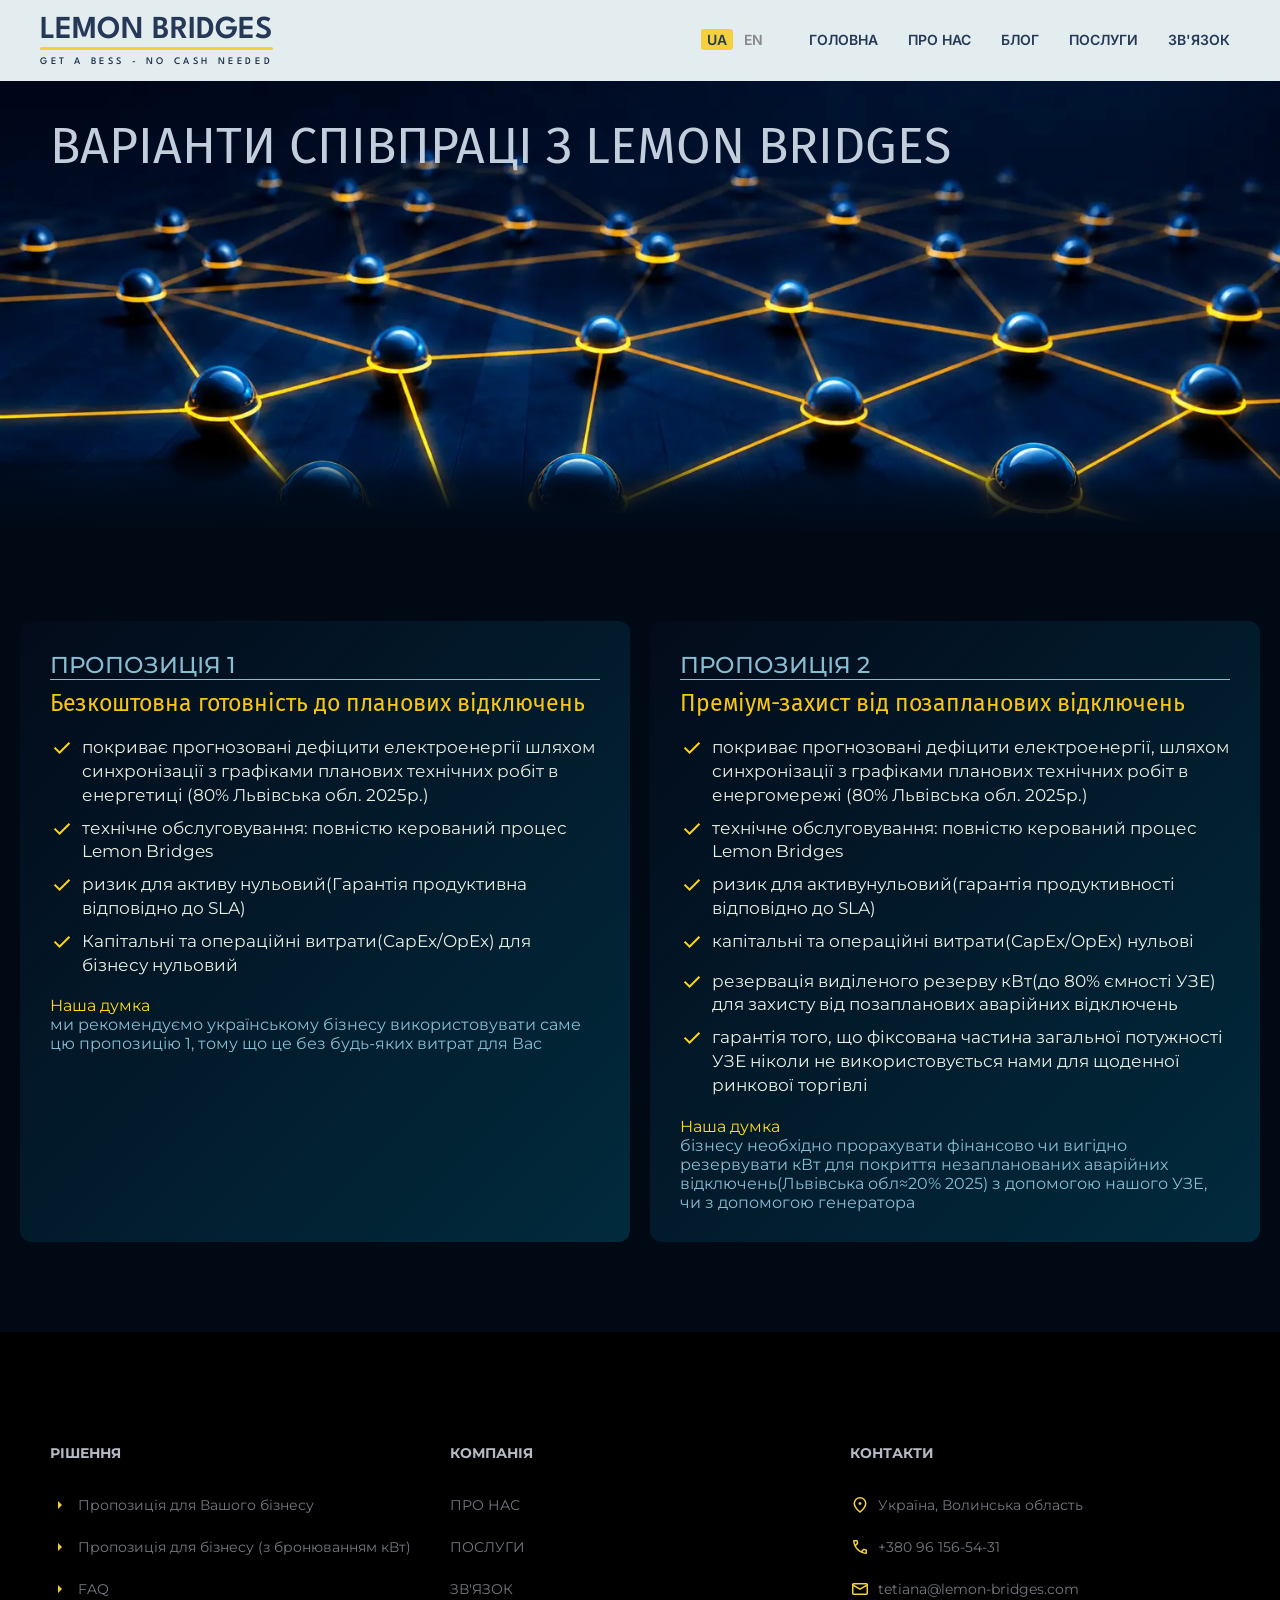
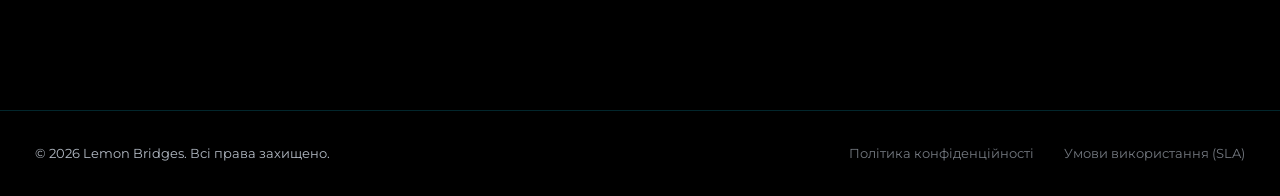
<file: poslugy.html>
<!DOCTYPE html>
<html lang="uk">
	<head>
		<title>Про нас</title>
		<meta charset="utf-8">
		<link href="poslugy.css" rel="stylesheet">
		<script src="js.js" defer></script>
		<link rel="icon" type="image/jpeg" sizes="32x32" href="LB-LOGO.jpg">
		<meta name="viewport" content="width=device-width, initial-scale=1.0, maximum-scale=5.0">
		<link rel="preconnect" href="https://fonts.googleapis.com">
		<link rel="preconnect" href="https://fonts.gstatic.com" crossorigin>
		<link href="https://fonts.googleapis.com/css2?family=League+Spartan:wght@100..900&display=swap" rel="stylesheet">
		<link href="https://fonts.googleapis.com/css2?family=Fira+Sans:ital,wght@0,100;0,200;0,300;0,400;0,500;0,600;0,700;0,800;0,900;1,100;1,200;1,300;1,400;1,500;1,600;1,700;1,800;1,900&display=swap" rel="stylesheet">
		<link href="https://fonts.googleapis.com/css2?family=Montserrat:wght@300;400&family=Oswald:wght@600;700&display=swap" rel="stylesheet">
		<link href="https://fonts.googleapis.com/css2?family=Inter:wght@400;500&family=Montserrat:wght@700;800&display=swap" rel="stylesheet">
	</head>
	<body>
		<div>
			<header class="navigation">
				<div class="container">
					<div class="left">
					<a href="index.html">
						<div><h1 class="LB">LEMON BRIDGES</h1></div>
						<div class="logo-divider"></div>
						<div><p class="bess">GET A BESS - NO CASH NEEDED</p></div>
					</a>
					</div>
					<div class="lang-switch">
						<button id="btn-ua" class="lang-btn active my">UA</button>
						<button id="btn-en" class="lang-btn my">EN</button>
					</div>
					<button class="menu" id="btn-menu">
						<span></span>
						<span></span>
						<span></span>
					</button>
					<div class="right" id="mobile-nav">
						<nav class="wi">
							<a href="index.html" class="my" data-i18n="home">Головна</a>
							<a href="about-us.html" class="my" data-i18n="about_us">Про нас</a>
							<a href="https://lemonbridges.substack.com/" class="my" data-i18n="blog">Блог</a>
							<a href="poslugy.html" class="my" data-i18n="services">Послуги</a>
							<a href="zviazok.html" class="my" data-i18n="connection">Зв'язатися</a>
						</nav>
					</div>
				</div>
			</header>
			
			<main class="sluka">
				<div class="korobka1">
				<img src="kuli.webp" alt="фон" class="photo-kuli-fon" loading="lazy">
					<div class="gradient">
						<div class="max-width1400px">
								<div class="komora1">
									<h1 data-i18n="varianty">ВАРІАНТИ СПІВПРАЦІ З LEMON BRIDGES</h1>
								</div>
						</div>
					</div>
				</div>
				<div class="korobka2">
					<div class="max-width1401px column-1">
						<div class="kolinear">
							<p data-i18n="varianty">ВАРІАНТИ СПІВПРАЦІ З LEMON BRIDGES</p>
						</div>
						<div class="komora2">
							<div class="proposition column-1">
								<h2 data-i18n="propozycia1">ПРОПОЗИЦІЯ 1</h2>
								<hr>
								<h3 data-i18n="free1">Безкоштовна готовність до планових відключень</h3>
								<ul>
									<li>
										<div>
											<svg xmlns="http://www.w3.org/2000/svg" 
											height="24px" 
											viewBox="0 -960 960 960" 
											width="24px"
											fill="#ffd70b">
											<path d="M382-240 154-468l57-57 171 171 367-367 57 57-424 424Z"/></svg>
										</div>
										<p data-i18n="pokryvaje">покриває прогнозовані дефіцити електроенергії шляхом синхронізації з графіками планових технічних
										робіт в енергетиці (80% Львівська обл. 2025р.)</p>
									</li>
									<li>
										<div>
											<svg xmlns="http://www.w3.org/2000/svg" 
											height="24px" 
											viewBox="0 -960 960 960" 
											width="24px"
											fill="#ffd70b">
											<path d="M382-240 154-468l57-57 171 171 367-367 57 57-424 424Z"/></svg>
										</div><p data-i18n="techob">технічне обслуговування: повністю керований процес Lemon Bridges</p></li>
									<li>
										<div>
											<svg xmlns="http://www.w3.org/2000/svg" 
											height="24px" 
											viewBox="0 -960 960 960" 
											width="24px"
											fill="#ffd70b">
											<path d="M382-240 154-468l57-57 171 171 367-367 57 57-424 424Z"/></svg>
										</div><p data-i18n="ryzyk">ризик для активу нульовий(Гарантія продуктивна відповідно до SLA)</p></li>
									<li>
										<div>
											<svg xmlns="http://www.w3.org/2000/svg" 
											height="24px" 
											viewBox="0 -960 960 960" 
											width="24px"
											fill="#ffd70b">
											<path d="M382-240 154-468l57-57 171 171 367-367 57 57-424 424Z"/></svg>
										</div><p data-i18n="kapitalni">Капітальні та операційні витрати(CapEx/OpEx) для бізнесу нульовий</p></li>
								</ul>
								<div class="textwhite">
								<span data-i18n="our_opinion">Наша думка:</span><p data-i18n="recomendujemo">ми рекомендуємо українському бізнесу використовувати саме цю 
								пропозицію 1, тому що це без будь-яких витрат для Вас</p>
							</div>
							
							</div>
							<div class="proposition column-1">
								<h2 data-i18n="propozycia2">ПРОПОЗИЦІЯ 2</h2>
								<hr>
								<h3 data-i18n="free2">Преміум-захист від позапланових відключень</h3>
								<ul>
									<li>
										<div>
											<svg xmlns="http://www.w3.org/2000/svg" 
											height="24px" 
											viewBox="0 -960 960 960" 
											width="24px"
											fill="#ffd70b">
											<path d="M382-240 154-468l57-57 171 171 367-367 57 57-424 424Z"/></svg>
										</div>
										<p data-i18n="pokryvajepr">покриває прогнозовані дефіцити електроенергії, шляхом синхронізації з графіками планових
										технічних робіт в енергомережі (80% Львівська обл. 2025р.)</p>
									</li>
									<li>
										<div>
											<svg xmlns="http://www.w3.org/2000/svg" 
											height="24px" 
											viewBox="0 -960 960 960" 
											width="24px"
											fill="#ffd70b">
											<path d="M382-240 154-468l57-57 171 171 367-367 57 57-424 424Z"/></svg>
										</div>
										<p data-i18n="techobsl">технічне обслуговування: повністю керований процес Lemon Bridges</p>
									</li>
									<li>
										<div>
											<svg xmlns="http://www.w3.org/2000/svg" 
											height="24px" 
											viewBox="0 -960 960 960" 
											width="24px"
											fill="#ffd70b">
											<path d="M382-240 154-468l57-57 171 171 367-367 57 57-424 424Z"/></svg>
										</div>
										<p data-i18n="ryzykzys">ризик для активунульовий(гарантія продуктивності відповідно до SLA)</p>
									</li>
									<li>
										<div>
											<svg xmlns="http://www.w3.org/2000/svg" 
											height="24px" 
											viewBox="0 -960 960 960" 
											width="24px"
											fill="#ffd70b">
											<path d="M382-240 154-468l57-57 171 171 367-367 57 57-424 424Z"/></svg>
										</div>
										<p data-i18n="kapital">капітальні та операційні витрати(CapEx/OpEx) нульові</p>
									</li>
									<li>
										<div>
											<svg xmlns="http://www.w3.org/2000/svg" 
											height="24px" 
											viewBox="0 -960 960 960" 
											width="24px"
											fill="#ffd70b">
											<path d="M382-240 154-468l57-57 171 171 367-367 57 57-424 424Z"/></svg>
										</div>
										<p data-i18n="rezervacia">резервація виділеного резерву кВт(до 80% ємності УЗЕ) для захисту від 
										позапланових аварійних відключень</p>
									</li>
									<li>
										<div>
											<svg xmlns="http://www.w3.org/2000/svg" 
											height="24px" 
											viewBox="0 -960 960 960" 
											width="24px"
											fill="#ffd70b">
											<path d="M382-240 154-468l57-57 171 171 367-367 57 57-424 424Z"/></svg>
										</div>
										<p data-i18n="garantia">гарантія того, що фіксована частина загальної потужності УЗЕ ніколи
										не використовується нами для щоденної ринкової торгівлі</p>
									</li>
								</ul>
								<div class="textwhite">
								<span data-i18n="our_opinion">Наша думка:</span><p data-i18n="biznez"> бізнесу необхідно прорахувати фінансово чи вигідно резервувати 
								кВт для покриття незапланованих аварійних відключень(Львівська обл≈20% 2025) 
								з допомогою нашого УЗЕ, чи з допомогою генератора</p>
								</div>
							</div>
						</div>
					</div>
				</div>
			</main>
			
			<footer class="ostatnia-korobka">
				<div class="ostatniy-conteiner">
						<div class="cont">
							<h3 class="d2" data-i18n="decision">РІШЕННЯ</h3>
								<div class="kontacty">
									<ul>
										<li>
											<svg xmlns="http://www.w3.org/2000/svg" 
											height="20px" 
											viewBox="0 -960 960 960" 
											width="20px"
											fill="#F4D03F">
											<path d="M384-288v-384l192 192-192 192Z"/>
											</svg>
											<a href="poslugy.html" class="kon-pidsvidka" data-i18n="offer">Пропозиція для Вашого бізнесу</a>
										</li>
										<li>
											<svg xmlns="http://www.w3.org/2000/svg"
											height="20px" 
											viewBox="0 -960 960 960"
											width="20px" 
											fill="#F4D03F">
											<path d="M384-288v-384l192 192-192 192Z"/>
											</svg>
											<a href="poslugy.html" class="kon-pidsvidka" data-i18n="business">Пропозиція для бізнесу (з бронюванням кВт)</a>
										</li>
										<li>
											<svg xmlns="http://www.w3.org/2000/svg"
											height="20px"
											viewBox="0 -960 960 960" 
											width="20px" 
											fill="#F4D03F">
											<path d="M384-288v-384l192 192-192 192Z"/>
											</svg>
											<a href="FAQ.html" class="kon-pidsvidka">FAQ</a>
										</li>
									</ul>
								</div>
						</div>
						<div class="cont">
							<h3 class="d2" data-i18n="company">КОМПАНІЯ</h3>
								<div class="kontacty">
									<ul>
										<li><a href="about-us.html" class="kon-pidsvidka" data-i18n="about_us">Про нас</a></li>
										<li><a href="poslugy.html" class="kon-pidsvidka" data-i18n="services">Послуги</a></li>
										<li><a href="zviazok.html" class="kon-pidsvidka" data-i18n="connection">Зв'язок</a></li>
									</ul>
								</div>
						</div>
						<div class="cont">
							<h3 class="d2" data-i18n="contacts">КОНТАКТИ</h3>
								<div class="kontacty">
									<ul>
										<li><svg xmlns="http://www.w3.org/2000/svg" 
											height="20px" viewBox="0 -960 960 960" 
											width="20px" 
											fill="#F4D03F">
											<path 
											d="M531-501q21-21
											21-51t-21-51q-21-21-51-21t-51 
											21q-21 21-21 
											51t21
											51q21 21 51 21t51-21Zm-51 310q119-107
											179.5-197T720-549q0-105-68.5-174T480-792q-103 0-171.5
											69T240-549q0 71 60.5 161T480-191Zm0 95Q323-227 245.5-339.5T168-549q0-134 89-224.5T480-864q133 0 222.5 90.5T792-549q0 97-77 209T480-96Zm0-456Z"/>
											</svg><a class="kon-pidsvidka" data-i18n="uk">Україна, Волинська область</a>
										</li>
										<li><svg xmlns="http://www.w3.org/2000/svg"
											height="20px" 
											viewBox="0 -960 960 960" 
											width="20px" 
											fill="#F4D03F">
											<path d="M763-145q-121-9-229.5-59.5T339-341q-86-86-135.5-194T144-764q-2-21 12.29-36.5Q170.57-816 192-816h136q17 0 29.5 10.5T374-779l24 106q2 13-1.5 25T385-628l-97 98q20 38 46 73t57.97 65.98Q422-361 456-335.5q34 25.5 72 45.5l99-96q8-8 20-11.5t25-1.5l107 23q17 5 27 17.5t10 29.5v136q0 21.43-16 35.71Q784-143 763-145ZM255-600l70-70-17.16-74H218q5 38 14 73.5t23 70.5Zm344 344q35.1 14.24 71.55 22.62Q707-225 744-220v-90l-75-16-70 70ZM255-600Zm344 344Z"/></svg>
											<a class="kon-pidsvidka" href="tel:+380 96 156-54-31" type="tel">+380 96 156-54-31</a>
										</li>
										<li><svg xmlns="http://www.w3.org/2000/svg" 
											height="20px" 
											viewBox="0 -960 960 960" 
											width="20px" 
											fill="#F4D03F">
											<path d="M168-192q-29.7 0-50.85-21.16Q96-234.32 96-264.04v-432.24Q96-726 117.15-747T168-768h624q29.7 0 50.85 21.16Q864-725.68 864-695.96v432.24Q864-234 842.85-213T792-192H168Zm312-240L168-611v347h624v-347L480-432Zm0-85 312-179H168l312 179Zm-312-94v-85 432-347Z"/></svg>
											<a class="kon-pidsvidka" href="mailto:tetiana@lemon-bridges.com">tetiana@lemon-bridges.com</a>
										</li>
									</ul>
								</div>
						</div>
				</div>
				<hr class="line">
				<div class="copyright">
					<p data-i18n="reserved">© 2026
						<span id="year"></span> 
						Lemon Bridges. Всі права захищено.
					</p>
					<div class="column">
						<div class="konfidencial"><p><a href="polityka-konfidenciynosti.html" class="kon-pidsvidka" data-i18n="privacy_policy">Політика конфіденційності</a></p></div>
						<div class="konfidencial"><p><a href="umovy-vykorystania-SLA.html" class="kon-pidsvidka" data-i18n="terms_of_use">Умови використання (SLA)</a></p></div>
					</div>
				</div>
			</footer>
		</div>
	</body>
</html>
</file>
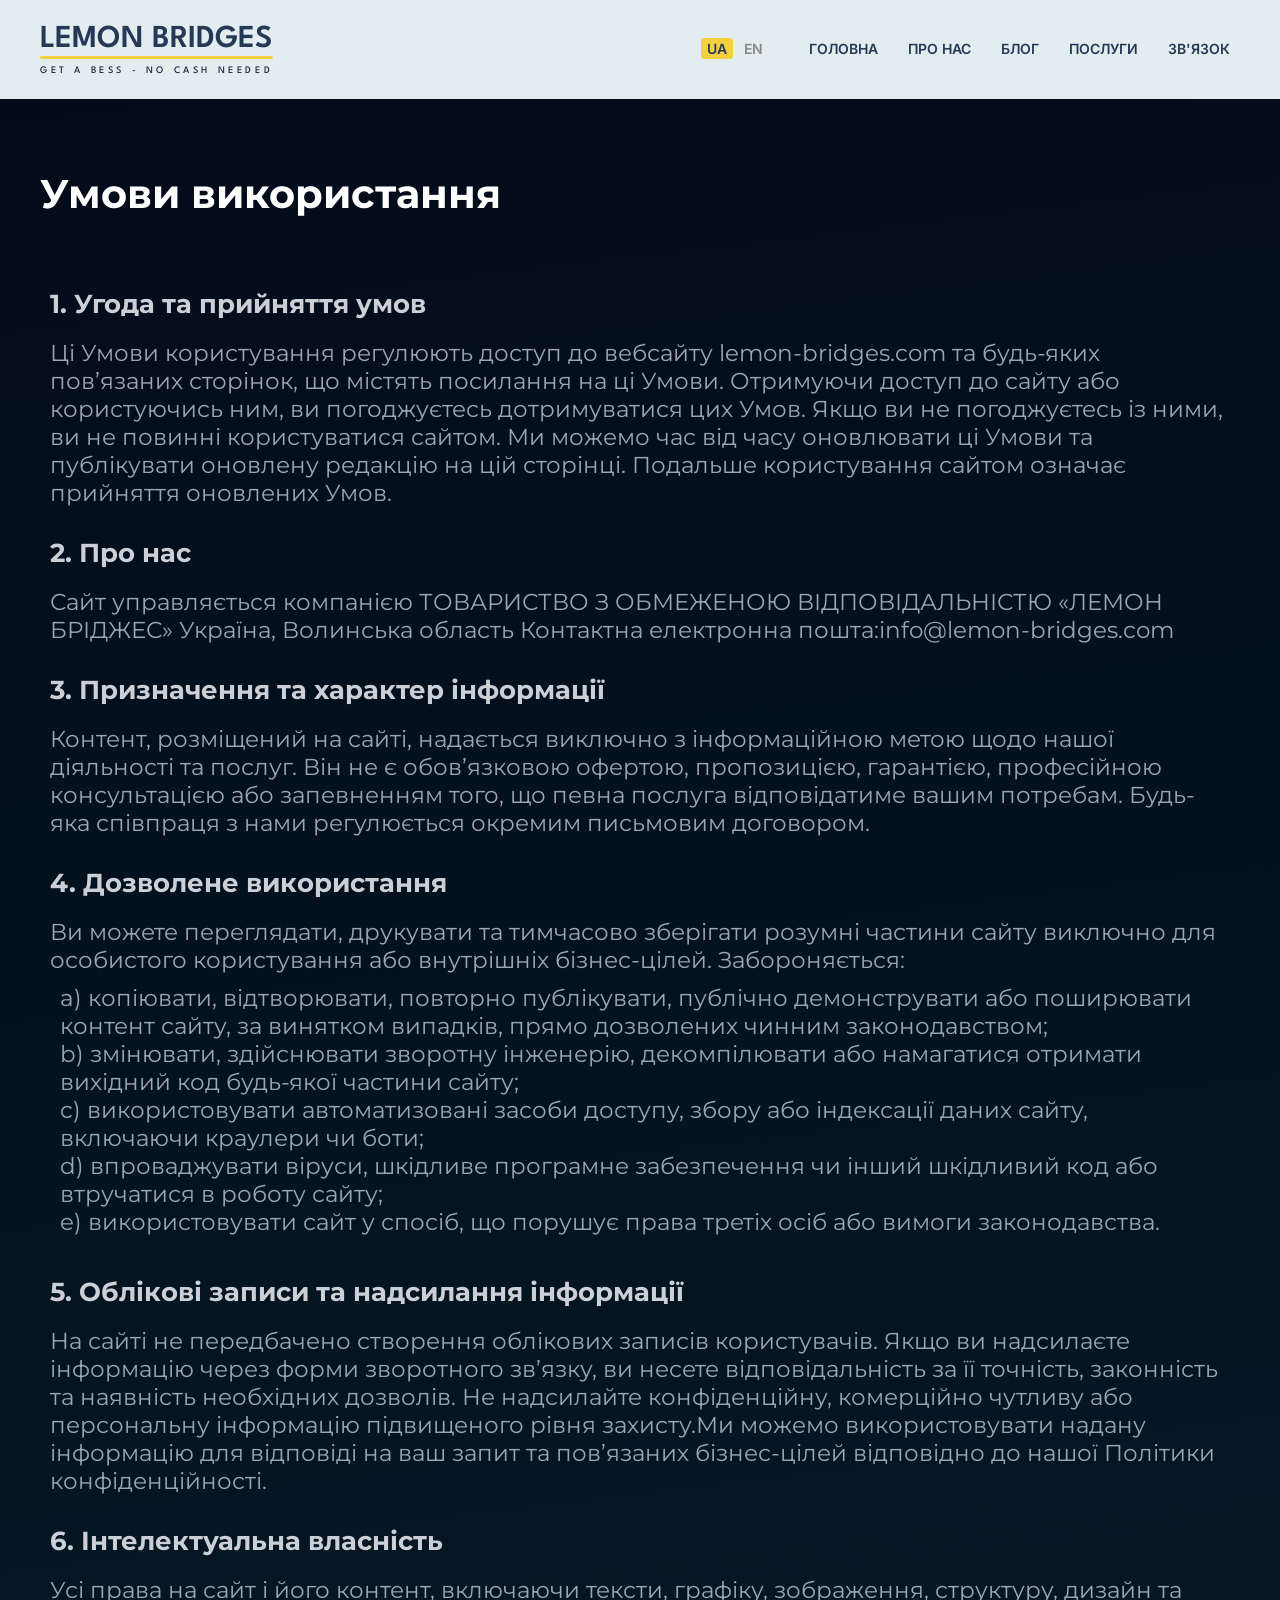
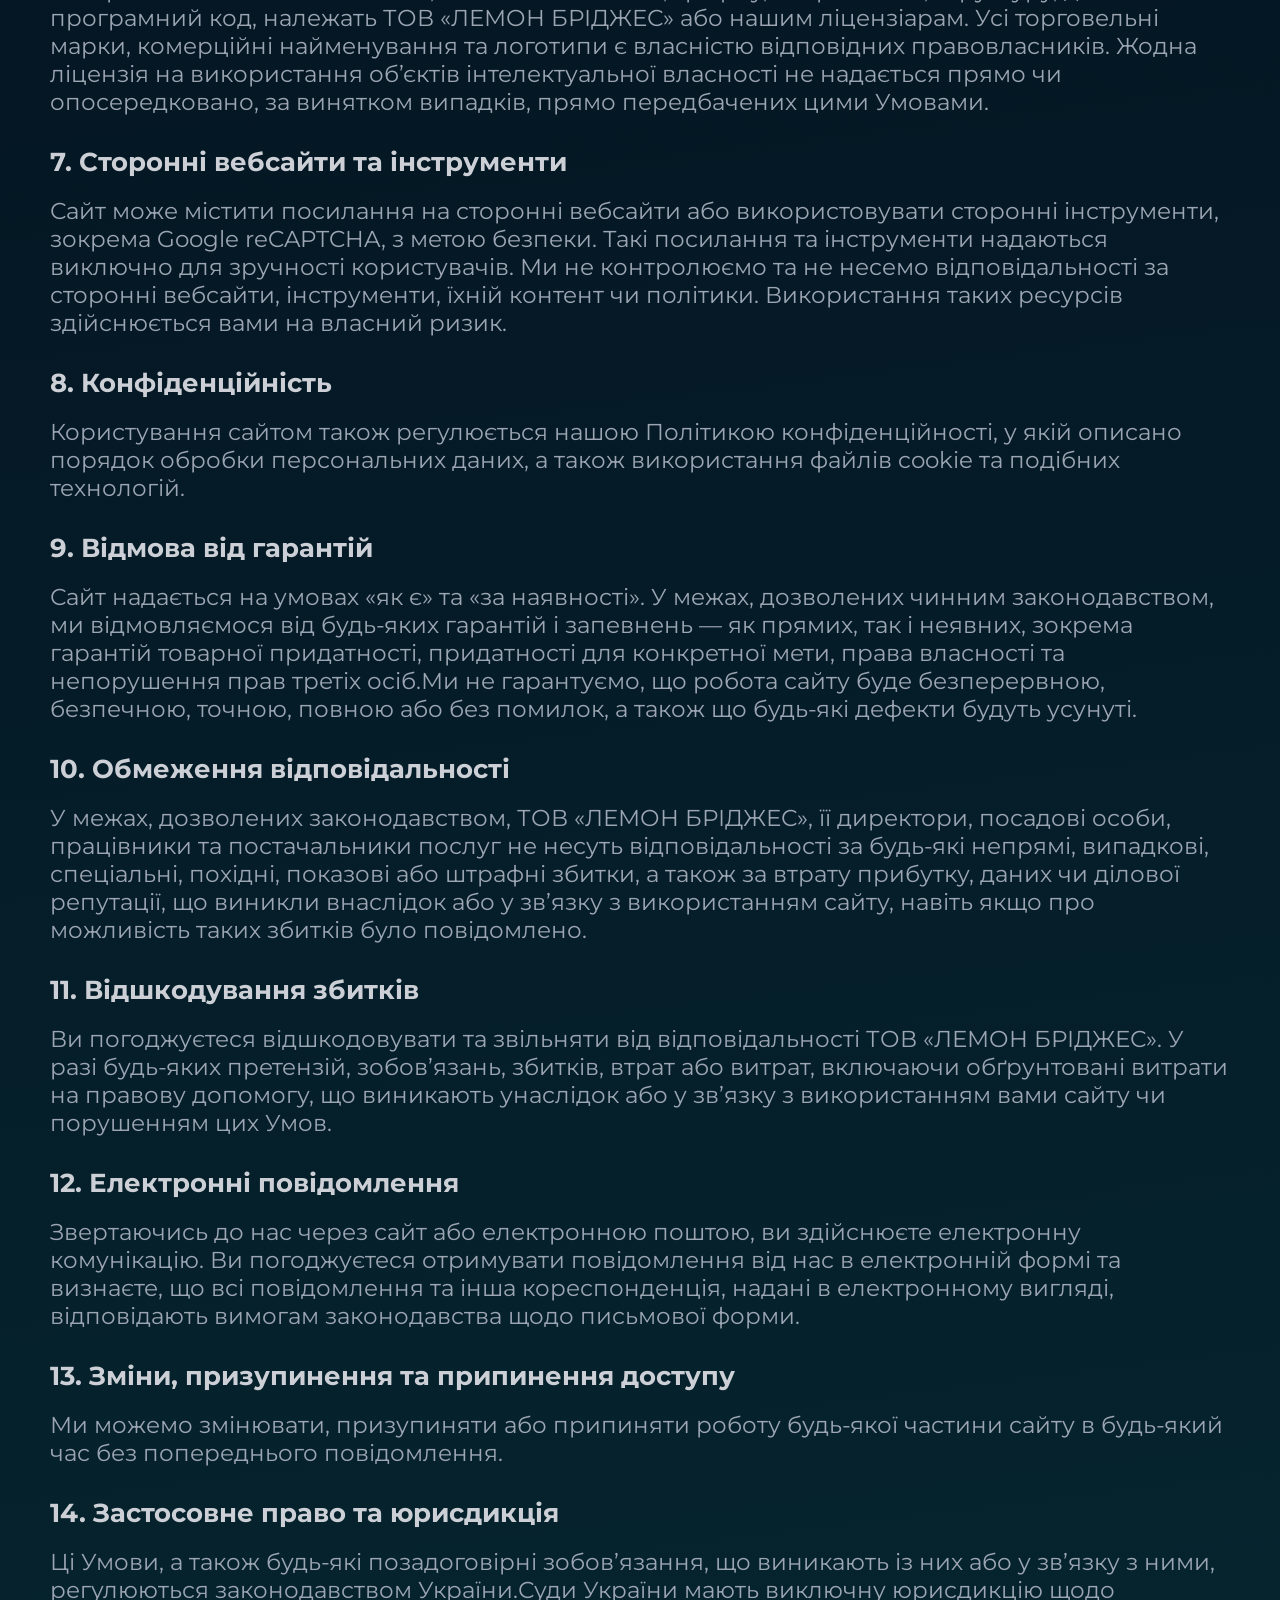
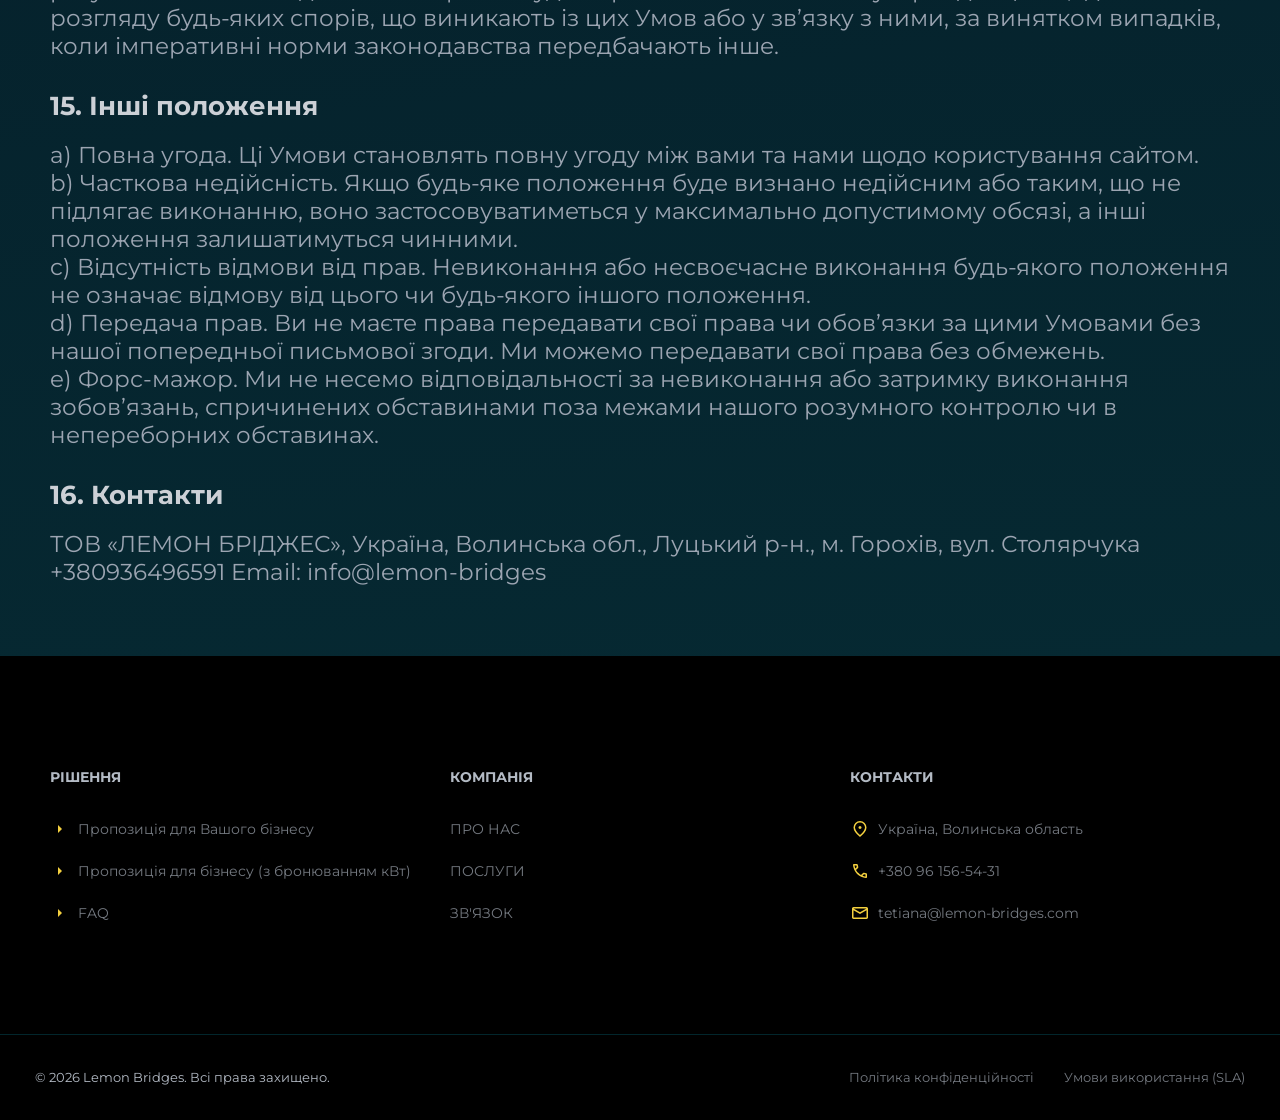
<file: umovy-vykorystania-SLA.html>
<!DOCTYPE html>
<html lang="uk">
	<head>
		<title>Про нас</title>
		<meta charset="utf-8">
		<link href="umovy-vykorystania-SLA.css" rel="stylesheet">
		<script src="js.js" defer></script>
		<link rel="icon" type="image/jpeg" sizes="32x32" href="LB-LOGO.jpg">
		<meta name="viewport" content="width=device-width, initial-scale=1.0, maximum-scale=5.0">
		<link rel="preconnect" href="https://fonts.googleapis.com">
		<link rel="preconnect" href="https://fonts.gstatic.com" crossorigin>
		<link href="https://fonts.googleapis.com/css2?family=League+Spartan:wght@100..900&display=swap" rel="stylesheet">
		<link href="https://fonts.googleapis.com/css2?family=Montserrat:wght@300;400&family=Oswald:wght@600;700&display=swap" rel="stylesheet">
		<link href="https://fonts.googleapis.com/css2?family=Inter:wght@400;500&family=Montserrat:wght@700;800&display=swap" rel="stylesheet">
	</head>
	<body>
		<div>
			<header class="navigation">
				<div class="container">
					<div class="left">
					<a href="index.html">
						<div><h1 class="LB">LEMON BRIDGES</h1></div>
						<div class="logo-divider"></div>
						<div><p class="bess">GET A BESS - NO CASH NEEDED</p></div>
					</a>
					</div>
					<div class="lang-switch">
						<button id="btn-ua" class="lang-btn active my">UA</button>
						<button id="btn-en" class="lang-btn my">EN</button>
					</div>
					<button class="menu" id="btn-menu">
						<span></span>
						<span></span>
						<span></span>
					</button>
					<div class="right" id="mobile-nav">
						<nav class="wi">
							<a href="index.html" class="my" data-i18n="home">Головна</a>
							<a href="about-us.html" class="my" data-i18n="about_us">Про нас</a>
							<a href="https://lemonbridges.substack.com/" class="my" data-i18n="blog">Блог</a>
							<a href="poslugy.html" class="my" data-i18n="services">Послуги</a>
							<a href="zviazok.html" class="my" data-i18n="connection">Зв'язатися</a>
						</nav>
					</div>
				</div>
			</header>
			
			<div class="korobka1">
				<div class="max-width1400px column-1">
					<h1 data-i18n="umovy_vykorystania_SLA">Умови використання</h1>
					<section class="column-1 kladovka1">
						<h2 data-i18n="umovy_vykorystania_SLA1">1. Угода та прийняття умов</h2>
						<p data-i18n="umovy_vykorystania_SLA2">Ці Умови користування регулюють доступ до вебсайту lemon-bridges.com 
						та будь-яких пов’язаних сторінок, що містять посилання на ці Умови. Отримуючи
						доступ до сайту або користуючись ним, ви погоджуєтесь дотримуватися цих Умов.
						Якщо ви не погоджуєтесь із ними, ви не повинні користуватися сайтом.
						Ми можемо час від часу оновлювати ці Умови та публікувати оновлену редакцію 
						на цій сторінці. Подальше 
						користування сайтом означає прийняття оновлених Умов.</p>
						
						<h2 data-i18n="pro_nas">2. Про нас</h2>
						<p data-i18n="pro_nas1">Сайт управляється компанією ТОВАРИСТВО З ОБМЕЖЕНОЮ ВІДПОВІДАЛЬНІСТЮ «ЛЕМОН БРІДЖЕС»
						Україна, Волинська область Контактна електронна пошта:info@lemon-bridges.com</p>
						
						<h2 data-i18n="pryznaczennia">3. Призначення та характер інформації</h2>
						<p data-i18n="pryznaczennia1">Контент, розміщений на сайті, надається виключно з інформаційною метою щодо нашої 
						діяльності та послуг. Він не є обов’язковою офертою, пропозицією, гарантією, професійною
						консультацією або запевненням того, що певна послуга відповідатиме вашим потребам. Будь-яка 
						співпраця з нами регулюється окремим письмовим договором.</p>
						
						<h2 data-i18n="dozv_vykorystannia">4. Дозволене використання</h2>
						<ul>
							<li data-i18n="dozv_vykorystannia1">Ви можете переглядати, друкувати та тимчасово зберігати розумні частини сайту виключно 
								для особистого користування або внутрішніх бізнес-цілей. Забороняється:</li>
							<ul>
								<li data-i18n="dozv_vykorystannia2">a) копіювати, відтворювати, повторно публікувати, публічно демонструвати або поширювати контент сайту, за винятком
									випадків, прямо дозволених чинним законодавством;</li>
								<li data-i18n="dozv_vykorystannia3">b) змінювати, здійснювати зворотну інженерію, декомпілювати або намагатися отримати вихідний код будь-якої частини сайту;</li>
								<li data-i18n="dozv_vykorystannia4">c) використовувати автоматизовані засоби доступу, збору або індексації даних сайту, включаючи краулери чи боти;</li>
								<li data-i18n="dozv_vykorystannia5">d) впроваджувати віруси, шкідливе програмне забезпечення чи інший шкідливий код або втручатися в роботу сайту;</li>
								<li data-i18n="dozv_vykorystannia6">e) використовувати сайт у спосіб, що порушує права третіх осіб або вимоги законодавства.</li>
							</ul>
						</ul>
						
						<h2 data-i18n="oblikovi_zapysy">5. Облікові записи та надсилання інформації</h2>
						<p data-i18n="oblikovi_zapysy1">На сайті не передбачено створення облікових записів користувачів. Якщо ви надсилаєте інформацію через форми зворотного
						зв’язку, ви несете відповідальність за її точність, законність та наявність необхідних дозволів. Не надсилайте конфіденційну, 
						комерційно чутливу або персональну інформацію підвищеного рівня захисту.Ми можемо використовувати надану
						інформацію для відповіді на ваш запит та пов’язаних бізнес-цілей відповідно до нашої Політики конфіденційності.</p>
						
						<h2 data-i18n="intelectual_vl">6. Інтелектуальна власність</h2>
						<p data-i18n="intelectual_vl1">Усі права на сайт і його контент, включаючи тексти, графіку, зображення, структуру, дизайн та 
						програмний код, належать ТОВ «ЛЕМОН БРІДЖЕС» або нашим ліцензіарам. Усі торговельні марки, комерційні 
						найменування та логотипи є власністю відповідних правовласників. Жодна ліцензія на використання об’єктів 
						інтелектуальної власності не надається прямо чи опосередковано, за винятком випадків, прямо 
						передбачених цими Умовами.</p>
						
						<h2 data-i18n="storonni_webst">7. Сторонні вебсайти та інструменти</h2>
						<p data-i18n="storonni_webst1">Сайт може містити посилання на сторонні вебсайти або використовувати сторонні інструменти,
						зокрема Google reCAPTCHA, з метою безпеки. Такі посилання та інструменти надаються виключно для
						зручності користувачів. Ми не контролюємо та не несемо відповідальності за сторонні вебсайти,
						інструменти, їхній контент чи політики. Використання таких ресурсів здійснюється вами на власний ризик.</p>
						
						<h2 data-i18n="konfidenc">8. Конфіденційність</h2>
						<p data-i18n="konfidenc1">Користування сайтом також регулюється нашою Політикою конфіденційності, у якій описано 
						порядок обробки персональних даних, а також використання файлів cookie та подібних технологій.</p>
						
						<h2 data-i18n="vidmova_vid_garantij">9. Відмова від гарантій</h2>
						<p data-i18n="vidmova_vid_garantij1">Сайт надається на умовах «як є» та «за наявності». У межах, дозволених чинним законодавством, 
						ми відмовляємося від будь-яких гарантій і запевнень — як прямих, так і неявних, зокрема гарантій
						товарної придатності, придатності для конкретної мети, права власності та непорушення прав третіх
						осіб.Ми не гарантуємо, що робота сайту буде безперервною, безпечною, точною, повною або без помилок, 
						а також що будь-які дефекти будуть усунуті.</p>
						
						<h2 data-i18n="obmezzennia_vidpov">10. Обмеження відповідальності</h2>
						<p data-i18n="obmezzennia_vidpov1">У межах, дозволених законодавством, ТОВ «ЛЕМОН БРІДЖЕС», її директори, посадові особи, працівники 
						та постачальники послуг не несуть відповідальності за будь-які непрямі, випадкові, спеціальні,
						похідні, показові або штрафні збитки, а також за втрату прибутку, даних чи ділової репутації, що
						виникли внаслідок або у зв’язку з використанням сайту, навіть якщо про можливість таких збитків 
						було повідомлено.</p>
						
						<h2 data-i18n="vidszkoduvannia_zb">11. Відшкодування збитків</h2>
						<p data-i18n="vidszkoduvannia_zb1">Ви погоджуєтеся відшкодовувати та звільняти від відповідальності ТОВ «ЛЕМОН БРІДЖЕС». 
						У разі будь-яких претензій, зобов’язань, збитків, втрат або витрат, включаючи обґрунтовані 
						витрати на правову допомогу, що виникають унаслідок або у зв’язку з використанням вами сайту чи
						порушенням цих Умов.</p>
						
						<h2 data-i18n="elekronni_pov">12. Електронні повідомлення</h2>
						<p data-i18n="elekronni_pov1">Звертаючись до нас через сайт або електронною поштою, ви здійснюєте електронну комунікацію.
						Ви погоджуєтеся отримувати повідомлення від нас в електронній формі та визнаєте, що всі повідомлення
						та інша кореспонденція, надані в електронному вигляді, відповідають вимогам законодавства щодо 
						письмової форми.</p>
						
						<h2 data-i18n="zminy_dost">13. Зміни, призупинення та припинення доступу</h2>
						<p data-i18n="zminy_dost1">Ми можемо змінювати, призупиняти або припиняти роботу будь-якої частини сайту в будь-який 
						час без попереднього повідомлення. </p>
						
						<h2 data-i18n="pravo_jurysdykcia">14. Застосовне право та юрисдикція</h2>
						<p data-i18n="pravo_jurysdykcia1">Ці Умови, а також будь-які позадоговірні зобов’язання, що виникають із них або у зв’язку 
						з ними, регулюються законодавством  України.Суди  України мають виключну юрисдикцію щодо 
						розгляду будь-яких спорів, що виникають із цих Умов або у зв’язку з ними, за винятком випадків,
						коли імперативні норми законодавства передбачають інше.</p>
						
						<h2 data-i18n="inshi_pol">15. Інші положення</h2>
						<ul>
							<li data-i18n="inshi_pol1">a) Повна угода. Ці Умови становлять повну угоду між вами та нами щодо користування сайтом.</li>
							<li data-i18n="inshi_pol2">b) Часткова недійсність. Якщо будь-яке положення буде визнано недійсним або таким, що не підлягає 
								виконанню, воно застосовуватиметься у максимально допустимому обсязі, а інші положення залишатимуться чинними.</li>
							<li data-i18n="inshi_pol3">c) Відсутність відмови від прав. Невиконання або несвоєчасне виконання будь-якого положення не означає
								відмову від цього чи будь-якого іншого положення.</li>
							<li data-i18n="inshi_pol4">d) Передача прав. Ви не маєте права передавати свої права чи обов’язки за цими Умовами без нашої попередньої 
								письмової згоди. Ми можемо передавати свої права без обмежень.</li>
							<li data-i18n="inshi_pol5">e) Форс-мажор. Ми не несемо відповідальності за невиконання або затримку виконання зобов’язань, спричинених
								обставинами поза межами нашого розумного контролю чи в непереборних обставинах.</li>
						</ul>
						
						<h2 data-i18n="kontaktys">16. Контакти</h2>
						<p data-i18n="kontaktys1">ТОВ «ЛЕМОН БРІДЖЕС», Україна, Волинська обл., Луцький р-н., м. Горохів, вул. Столярчука 
						+380936496591 Email: info@lemon-bridges</p>
					</section>
				</div>
			</div>
			
			<footer class="ostatnia-korobka">
				<div class="ostatniy-conteiner">
						<div class="cont">
							<h3 class="d2" data-i18n="decision">РІШЕННЯ</h3>
								<div class="kontacty">
									<ul>
										<li>
											<svg xmlns="http://www.w3.org/2000/svg" 
											height="20px" 
											viewBox="0 -960 960 960" 
											width="20px"
											fill="#F4D03F">
											<path d="M384-288v-384l192 192-192 192Z"/>
											</svg>
											<a href="poslugy.html" class="kon-pidsvidka" data-i18n="offer">Пропозиція для Вашого бізнесу</a>
										</li>
										<li>
											<svg xmlns="http://www.w3.org/2000/svg"
											height="20px" 
											viewBox="0 -960 960 960"
											width="20px" 
											fill="#F4D03F">
											<path d="M384-288v-384l192 192-192 192Z"/>
											</svg>
											<a href="poslugy.html" class="kon-pidsvidka" data-i18n="business">Пропозиція для бізнесу (з бронюванням кВт)</a>
										</li>
										<li>
											<svg xmlns="http://www.w3.org/2000/svg"
											height="20px"
											viewBox="0 -960 960 960" 
											width="20px" 
											fill="#F4D03F">
											<path d="M384-288v-384l192 192-192 192Z"/>
											</svg>
											<a href="FAQ.html" class="kon-pidsvidka">FAQ</a>
										</li>
									</ul>
								</div>
						</div>
						<div class="cont">
							<h3 class="d2" data-i18n="company">КОМПАНІЯ</h3>
								<div class="kontacty">
									<ul>
										<li><a href="about-us.html" class="kon-pidsvidka" data-i18n="about_us">Про нас</a></li>
										<li><a href="poslugy.html" class="kon-pidsvidka" data-i18n="services">Послуги</a></li>
										<li><a href="zviazok.html" class="kon-pidsvidka" data-i18n="connection">Зв'язок</a></li>
									</ul>
								</div>
						</div>
						<div class="cont">
							<h3 class="d2" data-i18n="contacts">КОНТАКТИ</h3>
								<div class="kontacty">
									<ul>
										<li><svg xmlns="http://www.w3.org/2000/svg" 
											height="20px" viewBox="0 -960 960 960" 
											width="20px" 
											fill="#F4D03F">
											<path 
											d="M531-501q21-21
											21-51t-21-51q-21-21-51-21t-51 
											21q-21 21-21 
											51t21
											51q21 21 51 21t51-21Zm-51 310q119-107
											179.5-197T720-549q0-105-68.5-174T480-792q-103 0-171.5
											69T240-549q0 71 60.5 161T480-191Zm0 95Q323-227 245.5-339.5T168-549q0-134 89-224.5T480-864q133 0 222.5 90.5T792-549q0 97-77 209T480-96Zm0-456Z"/>
											</svg><a class="kon-pidsvidka" data-i18n="uk">Україна, Волинська область</a>
										</li>
										<li><svg xmlns="http://www.w3.org/2000/svg"
											height="20px" 
											viewBox="0 -960 960 960" 
											width="20px" 
											fill="#F4D03F">
											<path d="M763-145q-121-9-229.5-59.5T339-341q-86-86-135.5-194T144-764q-2-21 12.29-36.5Q170.57-816 192-816h136q17 0 29.5 10.5T374-779l24 106q2 13-1.5 25T385-628l-97 98q20 38 46 73t57.97 65.98Q422-361 456-335.5q34 25.5 72 45.5l99-96q8-8 20-11.5t25-1.5l107 23q17 5 27 17.5t10 29.5v136q0 21.43-16 35.71Q784-143 763-145ZM255-600l70-70-17.16-74H218q5 38 14 73.5t23 70.5Zm344 344q35.1 14.24 71.55 22.62Q707-225 744-220v-90l-75-16-70 70ZM255-600Zm344 344Z"/></svg>
											<a  href="tel:+380 96 156-54-31" type="tel" class="kon-pidsvidka">+380 96 156-54-31</a>
										</li>
										<li><svg xmlns="http://www.w3.org/2000/svg" 
											height="20px" 
											viewBox="0 -960 960 960" 
											width="20px" 
											fill="#F4D03F">
											<path d="M168-192q-29.7 0-50.85-21.16Q96-234.32 96-264.04v-432.24Q96-726 117.15-747T168-768h624q29.7 0 50.85 21.16Q864-725.68 864-695.96v432.24Q864-234 842.85-213T792-192H168Zm312-240L168-611v347h624v-347L480-432Zm0-85 312-179H168l312 179Zm-312-94v-85 432-347Z"/></svg>
											<a class="kon-pidsvidka" href="mailto:tetiana@lemon-bridges.com">tetiana@lemon-bridges.com</a>
										</li>
									</ul>
								</div>
						</div>
				</div>
				<hr class="line">
				<div class="copyright">
					<p data-i18n="reserved">© 2026
						<span id="year"></span> 
						Lemon Bridges. Всі права захищено.
					</p>
					<div class="column">
						<div class="konfidencial"><p><a href="polityka-konfidenciynosti.html" class="kon-pidsvidka" data-i18n="privacy_policy">Політика конфіденційності</a></p></div>
						<div class="konfidencial"><p><a href="umovy-vykorystania-SLA.html" class="kon-pidsvidka" data-i18n="terms_of_use">Умови використання (SLA)</a></p></div>
					</div>
				</div>
			</footer>
		</div>
	</body>
</html>
</file>
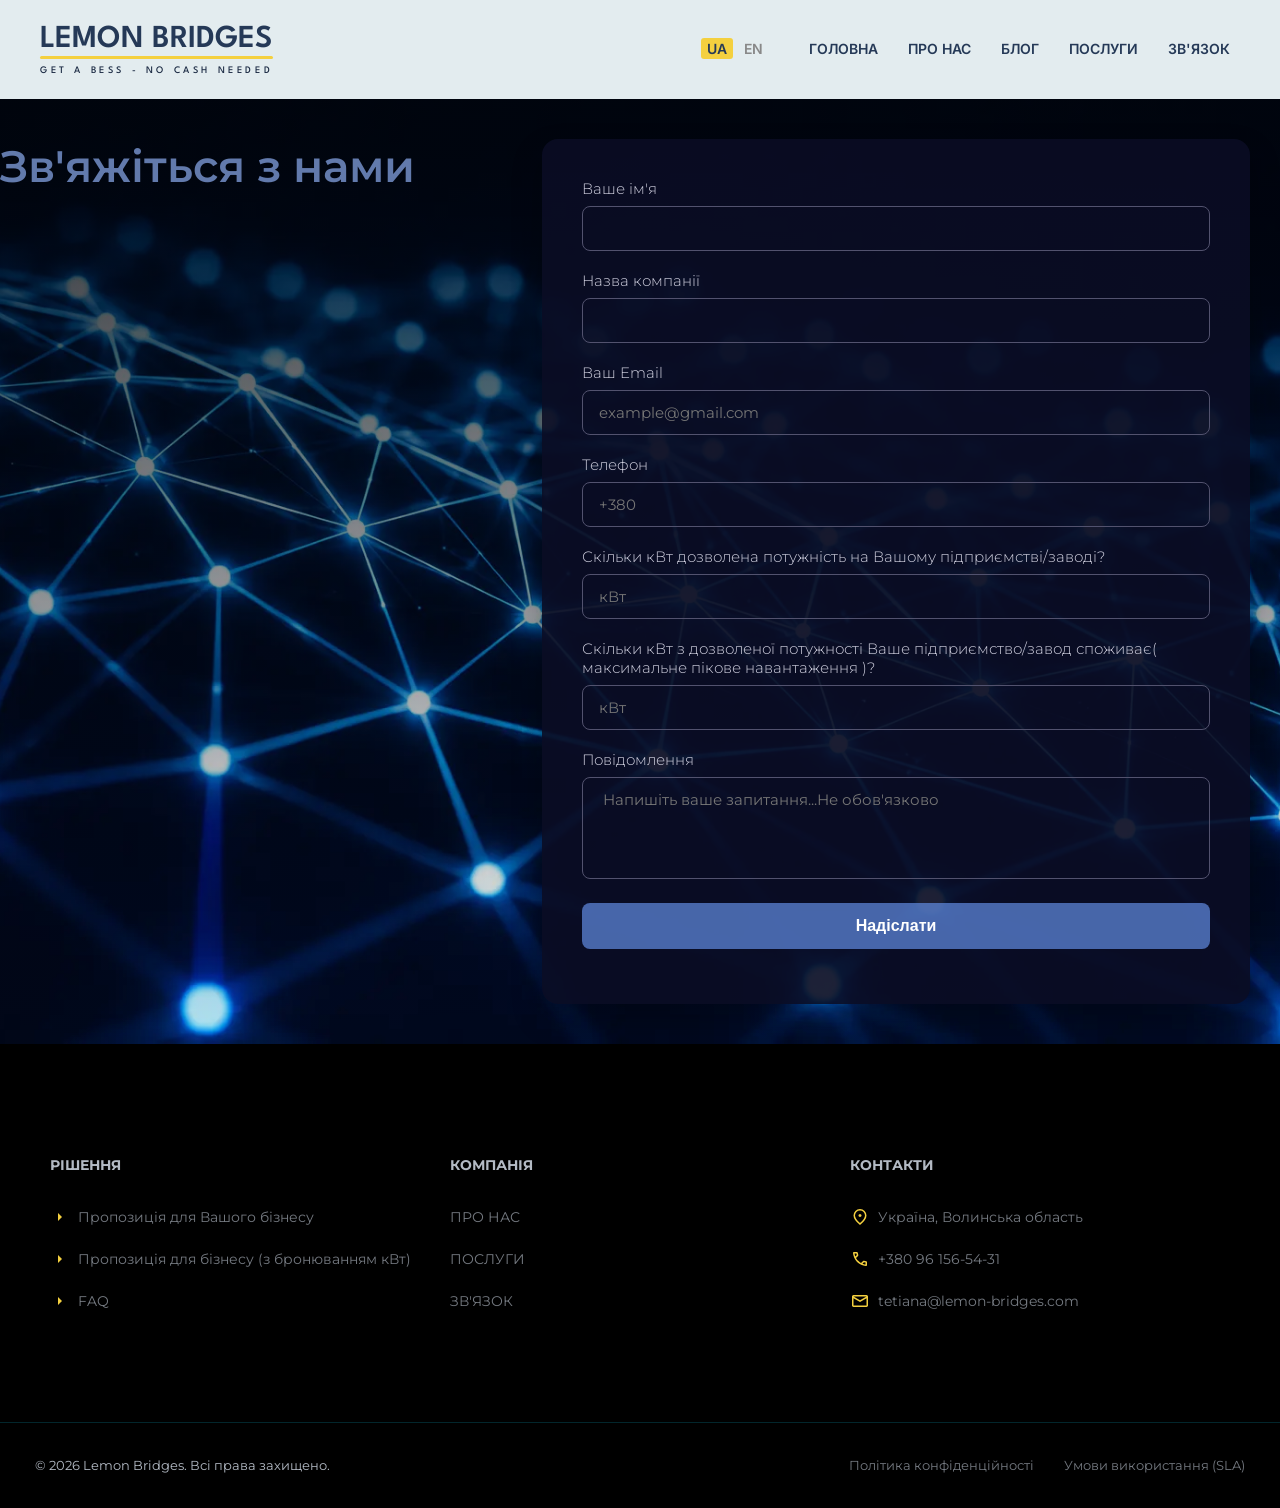
<file: zviazok.html>
<!DOCTYPE html>
<html lang="uk">
	<head>
		<title>Про нас</title>
		<meta charset="utf-8">
		<link href="zviazok.css" rel="stylesheet">
		<script src="js.js" defer></script>
		<link rel="icon" type="image/jpeg" sizes="32x32" href="LB-LOGO.jpg">
		<meta name="viewport" content="width=device-width, initial-scale=1.0, maximum-scale=5.0">
		<link rel="preconnect" href="https://fonts.googleapis.com">
		<link rel="preconnect" href="https://fonts.gstatic.com" crossorigin>
		<link href="https://fonts.googleapis.com/css2?family=League+Spartan:wght@100..900&display=swap" rel="stylesheet">
		<link href="https://fonts.googleapis.com/css2?family=Montserrat:wght@300;400&family=Oswald:wght@600;700&display=swap" rel="stylesheet">
		<link href="https://fonts.googleapis.com/css2?family=Inter:wght@400;500&family=Montserrat:wght@700;800&display=swap" rel="stylesheet">
	</head>
	<body>
		<div>
			<header class="navigation">
				<div class="container">
					<div class="left">
					<a href="index.html">
						<div><h1 class="LB">LEMON BRIDGES</h1></div>
						<div class="logo-divider"></div>
						<div><p class="bess">GET A BESS - NO CASH NEEDED</p></div>
					</a>
					</div>
					<div class="lang-switch">
						<button id="btn-ua" class="lang-btn active my">UA</button>
						<button id="btn-en" class="lang-btn my">EN</button>
					</div>
					<button class="menu" id="btn-menu">
						<span></span>
						<span></span>
						<span></span>
					</button>
					<div class="right" id="mobile-nav">
						<nav class="wi">
							<a href="index.html" class="my" data-i18n="home">Головна</a>
							<a href="about-us.html" class="my" data-i18n="about_us">Про нас</a>
							<a href="https://lemonbridges.substack.com/" class="my" data-i18n="blog">Блог</a>
							<a href="poslugy.html" class="my" data-i18n="services">Послуги</a>
							<a href="zviazok.html" class="my" data-i18n="connection">Зв'язатися</a>
						</nav>
					</div>
				</div>
			</header>
			
			<main>
				<div class="conteiner-abstrakcia">
				<img src="abstrakcia.webp" alt="фон" class="abstrakcia-fon" loading="lazy">
				<div class="gradient"></div>
				<div class="conteiner-section">
					<h1 data-i18n="zvizokzez">Зв'яжіться з нами</h1>
					<section class="form-section">
					  <form id="contactForm" action="https://formspree.io/f/xbgjkgyo" method="POST" class="custom-form">

						<div class="form-group">
						  <label for="name" data-i18n="names">Ваше ім'я</label>
						  <input type="text" id="name" name="name">
						</div>
						
						<div class="form-group">
						  <label for="company" data-i18n="nazva">Назва компанії</label>
						  <input type="text" id="company" name="company">
						</div>
						
						<div class="form-group">
						  <label for="email" data-i18n="email">Ваш Email</label>
						  <input type="email" id="email" name="email" required placeholder="example@gmail.com">
						</div>
						
						<div class="form-group">
						  <label for="phone" data-i18n="phones">Телефон</label>
						  <input type="tel" id="phone" name="phone" required placeholder="+380">
						</div>
						
						<div class="form-group">
						  <label for="kW" data-i18n="skilkykwtdozv">Скільки кВт дозволена потужність на Вашому підприємстві/заводі?</label>
						  <input type="text" id="kW" name="kW" required placeholder="кВт">
						</div>
						
						<div class="form-group">
						  <label for="kWt" data-i18n="skilkykwtdozvpotyz">Скільки кВт з дозволеної потужності Ваше підприємство/завод споживає( максимальне пікове навантаження )?</label>
						  <input type="text" id="kWt" name="kWt" required placeholder="кВт">
						</div>

						<div class="form-group">
						  <label for="message" data-i18n="povidomlennia">Повідомлення</label>
						  <textarea id="message" name="message" rows="4"  placeholder=" Напишіть ваше запитання...Не обов'язково"></textarea>
						</div>

						<button type="submit" id="submitBtn" class="submit-btn" data-i18n="send">Надіслати</button> 
						
						<!-- Сюди JS виводитиме статус відправки -->
						<div id="formStatus" class="form-status"></div>
					  </form>
					</section>
				
					
				</div>
				</div>
			</main>
			
			<footer class="ostatnia-korobka">
				<div class="ostatniy-conteiner">
						<div class="cont">
							<h3 class="d2" data-i18n="decision">РІШЕННЯ</h3>
								<div class="kontacty">
									<ul>
										<li>
											<svg xmlns="http://www.w3.org/2000/svg" 
											height="20px" 
											viewBox="0 -960 960 960" 
											width="20px"
											fill="#F4D03F">
											<path d="M384-288v-384l192 192-192 192Z"/>
											</svg>
											<a href="poslugy.html" class="kon-pidsvidka" data-i18n="offer">Пропозиція для Вашого бізнесу</a>
										</li>
										<li>
											<svg xmlns="http://www.w3.org/2000/svg"
											height="20px" 
											viewBox="0 -960 960 960"
											width="20px" 
											fill="#F4D03F">
											<path d="M384-288v-384l192 192-192 192Z"/>
											</svg>
											<a href="poslugy.html" class="kon-pidsvidka" data-i18n="business">Пропозиція для бізнесу (з бронюванням кВт)</a>
										</li>
										<li>
											<svg xmlns="http://www.w3.org/2000/svg"
											height="20px"
											viewBox="0 -960 960 960" 
											width="20px" 
											fill="#F4D03F">
											<path d="M384-288v-384l192 192-192 192Z"/>
											</svg>
											<a href="FAQ.html" class="kon-pidsvidka">FAQ</a>
										</li>
									</ul>
								</div>
						</div>
						<div class="cont">
							<h3 class="d2" data-i18n="company">КОМПАНІЯ</h3>
								<div class="kontacty">
									<ul>
										<li><a href="about-us.html" class="kon-pidsvidka" data-i18n="about_us">Про нас</a></li>
										<li><a href="poslugy.html" class="kon-pidsvidka" data-i18n="services">Послуги</a></li>
										<li><a href="zviazok.html" class="kon-pidsvidka" data-i18n="connection">Зв'язок</a></li>
									</ul>
								</div>
						</div>
						<div class="cont">
							<h3 class="d2" data-i18n="contacts">КОНТАКТИ</h3>
								<div class="kontacty">
									<ul>
										<li><svg xmlns="http://www.w3.org/2000/svg" 
											height="20px" viewBox="0 -960 960 960" 
											width="20px" 
											fill="#F4D03F">
											<path 
											d="M531-501q21-21
											21-51t-21-51q-21-21-51-21t-51 
											21q-21 21-21 
											51t21
											51q21 21 51 21t51-21Zm-51 310q119-107
											179.5-197T720-549q0-105-68.5-174T480-792q-103 0-171.5
											69T240-549q0 71 60.5 161T480-191Zm0 95Q323-227 245.5-339.5T168-549q0-134 89-224.5T480-864q133 0 222.5 90.5T792-549q0 97-77 209T480-96Zm0-456Z"/>
											</svg><a class="kon-pidsvidka" data-i18n="uk">Україна, Волинська область</a>
										</li>
										<li><svg xmlns="http://www.w3.org/2000/svg"
											height="20px" 
											viewBox="0 -960 960 960" 
											width="20px" 
											fill="#F4D03F">
											<path d="M763-145q-121-9-229.5-59.5T339-341q-86-86-135.5-194T144-764q-2-21 12.29-36.5Q170.57-816 192-816h136q17 0 29.5 10.5T374-779l24 106q2 13-1.5 25T385-628l-97 98q20 38 46 73t57.97 65.98Q422-361 456-335.5q34 25.5 72 45.5l99-96q8-8 20-11.5t25-1.5l107 23q17 5 27 17.5t10 29.5v136q0 21.43-16 35.71Q784-143 763-145ZM255-600l70-70-17.16-74H218q5 38 14 73.5t23 70.5Zm344 344q35.1 14.24 71.55 22.62Q707-225 744-220v-90l-75-16-70 70ZM255-600Zm344 344Z"/></svg>
											<a href="tel:+380 96 156-54-31" type="tel" class="kon-pidsvidka">+380 96 156-54-31</a>
										</li>
										<li><svg xmlns="http://www.w3.org/2000/svg" 
											height="20px" 
											viewBox="0 -960 960 960" 
											width="20px" 
											fill="#F4D03F">
											<path d="M168-192q-29.7 0-50.85-21.16Q96-234.32 96-264.04v-432.24Q96-726 117.15-747T168-768h624q29.7 0 50.85 21.16Q864-725.68 864-695.96v432.24Q864-234 842.85-213T792-192H168Zm312-240L168-611v347h624v-347L480-432Zm0-85 312-179H168l312 179Zm-312-94v-85 432-347Z"/></svg>
											<a href="mailto:tetiana@lemon-bridges.com" class="kon-pidsvidka" >tetiana@lemon-bridges.com</a>
										</li>
									</ul>
								</div>
						</div>
				</div>
				<hr class="line">
				<div class="copyright">
					<p data-i18n="reserved">© 2026
						<span id="year"></span> 
						Lemon Bridges. Всі права захищено.
					</p>
					<div class="column">
						<div class="konfidencial"><p><a href="polityka-konfidenciynosti.html" class="kon-pidsvidka" data-i18n="privacy_policy">Політика конфіденційності</a></p></div>
						<div class="konfidencial"><p><a href="umovy-vykorystania-SLA.html" class="kon-pidsvidka" data-i18n="terms_of_use">Умови використання (SLA)</a></p></div>
					</div>
				</div>
			</footer>
		</div>
	</body>
</html>
</file>
<file: css.css>
*{
	padding:0px;
	margin:0px;
	box-sizing:border-box;
	transition: background-color 0.4s ease, color 0.4s ease;
}
html, body{
	width:100%;
	max-width:100%;
	overflow-x:hidden;
}
/*-- елементи для header --*/
.navigation{
	position:relative;
	background-color:#e3ecef;
	margin: 0 auto;
	padding: 24px 40px;
}

.container{
	margin:0 auto;
	display:flex;
	align-items:center;
	justify-content:space-between;
	max-width:1400px;
}
.left{
	display: flex;
	text-align: center;
	flex-direction:column;
	flex-shrink: 0;
}
.right{
	display:flex;
	align-items:center;
	padding:0 10px 3.1px 40px;
}
a{
	text-decoration: none;
}
.LB{
	color:#253957;
	text-decoration: none;
	font-family: 'League Spartan';
	font-weight: 600;
	text-transform:uppercase;
	margin:0;
	padding:0;
	line-height:1;
}
.logo-divider{
	width:100%;
	max-width:680px;
	height:3.3px;
	background-color:#F4D03F;
	margin: 0 0 7px 0;
	border-radius: 3px;
}
.bess{
	font-family: 'League Spartan';
	font-size:10px;
	font-weight:500;
	text-transform: uppercase;
	margin:0;
	padding:0;
	letter-spacing:0.36em;
	color:#1d2c45;
	
}
.wi{
	display: flex;
    gap: 30px;
}
.my{
	color:#253957;
	text-transform:uppercase;
	font-family: 'Inter';
	font-size:14px;
	font-weight:600;
}
.my:hover{
	color:#239aa4;
}
.menu{
	display:none;
}
.menu span{
	display:block;
	width:100%;
	height:3px;
	background-color:#253957;
	border-radius:2px;
	transition:transform 0.3s ease, opacity 0.3s ease;
}
/*-- масштабування для header --*/
@media (max-width:1200px){
	.navigation{
		padding:24px 35px;
	}
}
@media (max-width:992px){
	.navigation{
		padding:24px 30px;
	}
}
@media (max-width:850px){
	.navigation{
		padding:24px 20px;
	}
	.menu{
		display:flex;
		flex-direction:column;
		justify-content: space-between;
		width:31px;
		height:18px;
		background:transparent;
		border:none;
		cursor:pointer;
		padding:0 0 3.1px 7px;
		z-index:100;
	}
	.menu span{
		display:block;
		width:100%;
		height:3px;
		background-color:#253957;
		border-radius:2px;
	}
	.right{
		position:absolute; 
		top:100%;
		left:0;
		width:100%;
		background-color:#F4F7F9;
		max-height:0;
		overflow:hidden;
		transition:max-height 0.4s ease;
		box-shadow:0 10px 15px rgba(0, 0, 0, 0.05);
		z-index:99;
		margin-left:0;
		padding:0;
	}
	.wi{
		flex-direction:column;
		width:100%;
		gap:0;
	}
	.my{
		display:block;
		padding:13px 20px;
		border-bottom:1px solid rgba(0, 0, 0, 0.05);
		width:100%;
		box-sizing:border-box;
	}
	.right.active{
		max-height:300px;
	}
	.menu.active span:nth-child(1){
		transform:translateY(7.5px) rotate(45deg);
	}
	.menu.active span:nth-child(2){
		opacity:0;
	}
	.menu.active span:nth-child(3){
		transform:translateY(-7.5px) rotate(-45deg);
	}
	.LB{
		font-size:29px;
	}
	.logo-divider{
	width:100%;
	max-width:680px;
	height:2px;
	background-color:#F4D03F;
	margin: 0 0 5px 0;
	border-radius: 3px;
	}
	.bess{
	font-size:9px;
	font-family: 'League Spartan';
	font-weight:500;
	text-transform: uppercase;
	margin:0;
	padding:0;
	letter-spacing:0.36em;
	color:#1d2c45;
	}
}
@media (max-width:768px){
	.LB{
		font-size:29px;
	}
	.bess{
		font-size:9px;
	}
	.wi{
		flex-direction:column;
		width:100%;
		gap:0;
	}
	.my{
		display:block;
		padding:14px 20px;
		border-bottom:1px solid rgba(0, 0, 0, 0.05);
		width:100%;
		box-sizing:border-box;
	}
	.right.active{
		max-height:230px;
	}
}
@media (max-width:668px){
	.LB{
		font-size:27px;
	}
	.bess{
		font-size:8px;
		letter-spacing:0.39em;
	}
	.right.active{
		max-height:240px;
	}
}
@media (max-width:500px){
	.LB{
		font-size:25px;
	}
	.bess{
		font-size:7px;
		letter-spacing:0.45em;
	}
}
@media (max-width:480px){
	.LB{
		font-size:22px;
	}
	.logo-divider{
	height:2px;
	margin: 0 0 5px 0;
	}
	.bess{
	font-size:6px;
	letter-spacing:0.47em;
	}
	.menu{
		height:15px;
		padding:0 0 3.1px 7px;
	}
	.menu span{
		height:2px;
	}
}
@media (max-width:319px){
	.LB{
		font-size:18px;
	}
	.logo-divider{
	height:2px;
	margin: 0 0 5px 0;
	}
	.bess{
	font-size:5px;
	letter-spacing:0.45em;
	}
}
/*-- //масштабування для header --*/
/*-- кнопки ua/en --*/
.lang-switch {
    display: flex;
    align-items: center;
    font-family: sans-serif;
	margin-left: auto;
}

.lang-btn {
    background: none;
    border: none;
    cursor: pointer;
    color: #888888; 
    padding: 2px 6px;
	margin:0 0 3.1px 5px;
    transition: color 0.2s ease, background-color 0.2s ease;
}
@media (max-width:768px){
	.lang-switch{
		margin-left:auto;
		margin-right:10px;
	}
	.lang-btn{
		padding:2px 4px;
		font-size:12px;
	}
}
@media (max-width:500px){
	.lang-switch {
		display: flex;
		align-items: center;
		font-family: sans-serif;
		margin-left: auto;
	}
	.lang-btn {
		background: none;
		border: none;
		cursor: pointer;
		color: #888888; 
		padding: 2px 4px;
		margin:0 0 3.1px 5px;
		transition: color 0.2s ease, background-color 0.2s ease;
	}
}
.lang-btn.active {
    color:#253957;
    background-color: #F4D03F;/* Лимонний акцент */
    border-radius: 3px;
} 
/*-- //кнопки ua/en --*/
/*-- //елементи для header --*/

/*-- korobka1 --*/
.korobka{
	display:flex;
	position:relative;
	width: 100%;
	height:400px;
	margin: 0 auto;
	overflow:hidden;
	padding: 15px 0;
}
@media (max-width:1200px){
	.korobka{
		height:350px;
	}
}
@media (max-width:992px){
	.korobka{
		height:300px;
	}
}
@media (max-width:480px){
	.korobka{
		height:350px;
	}
}
@media (max-width:414px){
	.korobka{
		height:400px;
	}
}
@media (max-width:330px){
	.korobka{
		height:450px;
	}
}
.photo-fon{
	position: absolute;
	top: 0;
	left: 0;
	width: 100%;
	height: 100%;
	object-fit: cover; /* Аналог background-size: cover для тегу  */
	z-index: 1;
}
.teka-vseredyni-photo{
	position: absolute;
	top:0;
	left:0;
	z-index: 2;
	height: 100%;
	width:100%;
	display:flex;
	justify-content:center;
	align-items:center;
	background: linear-gradient(113deg, #000000, #041f27ab, transparent);
}
.teka{
	position:relative;
	z-index:3;
	height:100%;
	max-width:1400px;
	width:100%;
	box-sizing:border-box;
}
.text{
	color: white;
	box-sizing:border-box;
	overflow-wrap: break-word;
	word-break: break-word;
	width:100%;
	padding: clamp(20px, 4vw, 40px);
	margin:0 0 0 30px;
	
}
@media (min-width: 769px) { 
	.text {
		max-width:90%;
		position:absolute;
		height:100%;
		margin-left:0;
	}
}
.text h1{
	font-family: 'Space Grotesk', 'Montserrat';
	margin-top:0;
	margin-bottom:16px;
	font-size:clamp(26px, 3.5vw, 60px);
	line-height:1.1;
}
.text p{
	font-family: 'Montserrat';
	margin:6px 0;
	font-size:clamp(15px, 1.8vw, 20px);
	line-height:1.5;
}
/*-- //korobka1 --*/
hr{
	border: none;
	height:1px;
	background-color:#02262c   ;
}
/*-- korobka2 --*/
.korobka2{
	position:relative;
	min-height:auto;
	width:100%;
	height:100%;
	display:flex;
	margin:0 auto;
	overflow:hidden;
}
.korobka-vseredyni2{
	width:100%;
	position:relative;
	justify-content:center;
	display:flex;
	height:100%;
	align-items:center;
	background: linear-gradient(247deg, #062932, #021e22, #010d12);
}
.tak-treba{
	position:relative;
	z-index:3;
	height:auto;
	width:100%;
	max-width:1400px;
	box-sizing:border-box;
}
.text-support-people2{
	position:relative;
	z-index:5;
	height:100%;
	width:100%;
	color:#ebefe3/*#8cf3f9*/;
	font-family: 'Raleway';
	max-width:1000px;
	padding: clamp(20px, 4vw, 60px);
}
.text-support-people2 h2{
	font-size:clamp(16px, 2vw, 35px);
}
.text-support-people2 p{
	font-size:clamp(15px, 1.8vw, 23px);
	color:#b3bac4;
}
/*-- //korobka2 --*/
/*-- footer --*/
.ostatnia-korobka{
	width:100%;
	background-color:#000000;
}
.ostatniy-conteiner{
	display:flex;
	max-width:1400px;
	justify-content:space-between;
	margin:0 auto;
	padding:30px 40px;
}
.cont{
	display:flex;
	padding:70px 0;
	margin:0 10px;
	flex:1;
	color:white;
	flex-direction: column;
	
}
.d2{
	font-family:'Montserrat';
	line-height:3;
	font-size:14px;
	margin: 0 0 10px 0;
	color:#b3bac4;
}
.material-symbols-outlined{
	font-size:16px;
}
ul {
  list-style: none; /* 1. Прибирає крапки */
  padding: 0;       /* 2. Прибирає стандартний відступ зліва */
  margin: 0;        /* 3. Прибирає стандартні зовнішні відступи зверху і знизу */
}
ul li {
  font-family: 'Montserrat'; 
  font-size: 14px; 
  color:#747980;       
}
li{
	line-height:3;
	align-items:center;
	display:flex;
	gap: 0.50rem;
}
.kontacty{
	font-family:'Montserrat';
	flex-direction: column;
	display:flex;
	width:100%;
	height:100%;
	color:#979da5;
}
.line{
	max-width:1400px;
	margin:0 auto;
	border: none;
	height: 0.1px;
}
.copyright{
	display:flex;
	max-width:1400px;
	width:100%;
	margin:0 auto;
	align-items:center;
	padding:35px;
	color:#b3bac4;
	font-family:'Montserrat';
	font-size:13px;
	justify-content:space-between;
}
.konfidencial{
	display:flex;
	margin-right:0;
	font-family:'Montserrat';
	font-size:13px;
	color:#b3bac4;
	height:100%;
	align-items:center;
}
.kon-pidsvidka{
	color:#747980;
}
.kon-pidsvidka:hover{
	color:#f4d03f;
}
.column{
	display:flex;
	gap:0 30px;
}
@media (max-width:992px){
	.cont{
		padding:13px 0;
	}
	.d2{
		font-size:11px;
	}
	.kontacty ul li{
		font-size:10px;
	}
	.copyright p{
		font-size:10px;
	}
	.konfidencial{
		font-size:10px;
	}
	.copyright{
		padding:clamp(17px, 3vw, 35px);
	}
	svg{
		height:16px;
		width:16px;
	}
}
@media (max-width: 768px){
	.ostatniy-conteiner, .copyright, .column{
		flex-direction: column;
	}
	.ostatniy-conteiner{
		padding:20px 40px;
	}
	.cont{
		padding:20px 0;
	}
	.text{
	color: white;
	box-sizing:border-box;
	overflow-wrap: break-word;
	word-break: break-word;
	width:100%;
	padding: clamp(20px, 4vw, 40px);
	margin: 0;
	}
	.cont{
		padding:20px 0;
	}
	svg{
		height:13px;
		width:13px;
	}
}
@media (max-width:668px){
	.cont{
		padding:12px 0;
		margin:0;
	}
	.d2{
		margin:0 0 5px;
	}
}
/*-- //footer --*/
</file>
<file: about-us.css>
*{
	padding:0px;
	margin:0px;
	box-sizing:border-box;
	transition: background-color 0.4s ease, color 0.4s ease;
}
html, body{
	width:100%;
	max-width:100%;
	overflow-x:hidden;
}
/*-- елементи для header --*/
.navigation{
	position:relative;
	background-color:#e3ecef;
	margin: 0 auto;
	padding: 24px 40px;
}

.container{
	margin:0 auto;
	display:flex;
	align-items:center;
	justify-content:space-between;
	max-width:1400px;
}
.left{
	display: flex;
	text-align: center;
	flex-direction:column;
	flex-shrink: 0;
}
.right{
	display:flex;
	align-items:center;
	padding:0 10px 3.1px 40px;
}
a{
	text-decoration: none;
}
.LB{
	color:#253957;
	text-decoration: none;
	font-family: 'League Spartan';
	font-weight: 600;
	text-transform:uppercase;
	margin:0;
	padding:0;
	line-height:1;
}
.logo-divider{
	width:100%;
	max-width:680px;
	height:3.3px;
	background-color:#F4D03F;
	margin: 0 0 7px 0;
	border-radius: 3px;
}
.bess{
	font-family: 'League Spartan';
	font-size:10px;
	font-weight:500;
	text-transform: uppercase;
	margin:0;
	padding:0;
	letter-spacing:0.36em;
	color:#1d2c45;
	
}
.wi{
	display: flex;
    gap: 30px;
}
.my{
	color:#253957;
	text-transform:uppercase;
	font-family: 'Inter';
	font-size:14px;
	font-weight:600;
}
.my:hover{
	color:#239aa4;
}
.menu{
	display:none;
}
.menu span{
	display:block;
	width:100%;
	height:3px;
	background-color:#253957;
	border-radius:2px;
	transition:transform 0.3s ease, opacity 0.3s ease;
}
/*-- масштабування для header --*/
@media (max-width:1200px){
	.navigation{
		padding:24px 35px;
	}
}
@media (max-width:992px){
	.navigation{
		padding:24px 30px;
	}
}
@media (max-width:850px){
	.navigation{
		padding:24px 20px;
	}
	.menu{
		display:flex;
		flex-direction:column;
		justify-content: space-between;
		width:31px;
		height:18px;
		background:transparent;
		border:none;
		cursor:pointer;
		padding:0 0 3.1px 7px;
		z-index:100;
	}
	.menu span{
		display:block;
		width:100%;
		height:3px;
		background-color:#253957;
		border-radius:2px;
	}
	.right{
		position:absolute; 
		top:100%;
		left:0;
		width:100%;
		background-color:#F4F7F9;
		max-height:0;
		overflow:hidden;
		transition:max-height 0.4s ease;
		box-shadow:0 10px 15px rgba(0, 0, 0, 0.05);
		z-index:99;
		margin-left:0;
		padding:0;
	}
	.wi{
		flex-direction:column;
		width:100%;
		gap:0;
	}
	.my{
		display:block;
		padding:13px 20px;
		border-bottom:1px solid rgba(0, 0, 0, 0.05);
		width:100%;
		box-sizing:border-box;
	}
	.right.active{
		max-height:300px;
	}
	.menu.active span:nth-child(1){
		transform:translateY(7.5px) rotate(45deg);
	}
	.menu.active span:nth-child(2){
		opacity:0;
	}
	.menu.active span:nth-child(3){
		transform:translateY(-7.5px) rotate(-45deg);
	}
	.LB{
		font-size:29px;
	}
	.logo-divider{
	width:100%;
	max-width:680px;
	height:2px;
	background-color:#F4D03F;
	margin: 0 0 5px 0;
	border-radius: 3px;
	}
	.bess{
	font-size:9px;
	font-family: 'League Spartan';
	font-weight:500;
	text-transform: uppercase;
	margin:0;
	padding:0;
	letter-spacing:0.36em;
	color:#1d2c45;
	}
}
@media (max-width:768px){
	.LB{
		font-size:29px;
	}
	.bess{
		font-size:9px;
	}
	.wi{
		flex-direction:column;
		width:100%;
		gap:0;
	}
	.my{
		display:block;
		padding:14px 20px;
		border-bottom:1px solid rgba(0, 0, 0, 0.05);
		width:100%;
		box-sizing:border-box;
	}
	.right.active{
		max-height:230px;
	}
}
@media (max-width:668px){
	.LB{
		font-size:27px;
	}
	.bess{
		font-size:8px;
		letter-spacing:0.39em;
	}
	.right.active{
		max-height:240px;
	}
}
@media (max-width:500px){
	.LB{
		font-size:25px;
	}
	.bess{
		font-size:7px;
		letter-spacing:0.45em;
	}
}
@media (max-width:480px){
	.LB{
		font-size:22px;
	}
	.logo-divider{
	height:2px;
	margin: 0 0 5px 0;
	}
	.bess{
	font-size:6px;
	letter-spacing:0.47em;
	}
	.menu{
		height:15px;
		padding:0 0 3.1px 7px;
	}
	.menu span{
		height:2px;
	}
}
@media (max-width:319px){
	.LB{
		font-size:18px;
	}
	.logo-divider{
	height:2px;
	margin: 0 0 5px 0;
	}
	.bess{
	font-size:5px;
	letter-spacing:0.45em;
	}
}
/*-- //масштабування для header --*/
/*-- кнопки ua/en --*/
.lang-switch {
    display: flex;
    align-items: center;
    font-family: sans-serif;
	margin-left: auto;
}

.lang-btn {
    background: none;
    border: none;
    cursor: pointer;
    color: #888888; 
    padding: 2px 6px;
	margin:0 0 3.1px 5px;
    transition: color 0.2s ease, background-color 0.2s ease;
}
@media (max-width:768px){
	.lang-switch{
		margin-left:auto;
		margin-right:10px;
	}
	.lang-btn{
		padding:2px 4px;
		font-size:12px;
	}
}
@media (max-width:500px){
	.lang-switch {
		display: flex;
		align-items: center;
		font-family: sans-serif;
		margin-left: auto;
	}
	.lang-btn {
		background: none;
		border: none;
		cursor: pointer;
		color: #888888; 
		padding: 2px 4px;
		margin:0 0 3.1px 5px;
		transition: color 0.2s ease, background-color 0.2s ease;
	}
}
.lang-btn.active {
    color:#253957;
    background-color: #F4D03F;/* Лимонний акцент */
    border-radius: 3px;
} 
/*-- //кнопки ua/en --*/
/*-- //елементи для header --*/

/*-- korobka1 --*/
.korobka1{
	display:flex;
	width:100%;
	background-color:#030b1a;
	padding-top:30px;
	overflow:hidden;
}
.max-width1400px{
	display:flex;
	max-width:1400px;
	width:100%;
	margin:0 auto;
}
.conteiner1{
	display:flex;
}
.fon-text{
	display:flex;
	position:relative;
	height:500px;
	width:100%;
	margin:30px 0;
	overflow:hidden;
}
.photo-bridges-fon{
	position:absolute;
	object-position:center;
	width:100%;
	height:100%;
	object-fit: cover;
	top: 0;
	left: 0;
	z-index:2;
	
	/* Маска для Safari та WebKit-браузерів */
    -webkit-mask-image: 
        linear-gradient(to right, transparent 0, black 40px, black calc(100% - 40px), transparent 100%),
        linear-gradient(to bottom, transparent 0, black 40px, black calc(100% - 40px), transparent 100%);
    -webkit-mask-composite: source-in;

    /* Стандартна маска для сучасних браузерів */
    mask-image: 
        linear-gradient(to right, transparent 0, black 40px, black calc(100% - 40px), transparent 100%),
        linear-gradient(to bottom, transparent 0, black 70px, black calc(100% - 70px), transparent 100%);
    mask-composite: intersect;
}
.gradient1{
	position:absolute;
	width:100%;
	height:100%;
	z-index:3;
	background: linear-gradient(106deg, #030b1ac5, #030b1adb, transparent, transparent);
}
.column-1{
	display:flex;
	flex-direction:column;
	width:100%;
	height:100%;
}
.max-width1000px{
	display:flex;
	max-width:1000px;
	width:100%;
	margin:0 auto;
}
.kl2{
	display:flex;
	width:100%;
	height:100%;
	padding:30px;
	/* 1. Задаємо градієнт як фон */
	background: linear-gradient(140deg, #2234aab5, #bbe6c0);

	/* 2. Обрізаємо фон суто по формі букв */
	-webkit-background-clip: text;
	background-clip: text;

	/* 3. Робимо сам текст прозорим, щоб проглядав фон */
	-webkit-text-fill-color: transparent;
}
.d1-text h1{
	font-weight: 600;
	font-family:'Montserrat';
	color:white;
	font-size:clamp(24px, 4vw, 40px);
	line-height:1;
}
.d2-text{
	display:flex;
	height:100%;
	flex-direction: column;
	justify-content: flex-end;
	padding:0 40px;
}
.d2-text h2{
	color:#b3bac4;
	font-weight: 600;
	line-height:1;
	font-family:'Montserrat';
	font-size:clamp(20px, 4vw, 35px);
}
@media (max-width:367px){
	.d2-text h2{
		font-size:18px;
	}
}
.kladovka1{
	display:grid;
}
@media (min-width: 768px) {
	.kladovka1 {
	grid-template-columns: repeat(2, minmax(0, 1fr)); /* Від 768px: сітка 2x2 */
	}
}
/*-- //korobka1 --*/
/*-- korobka2 --*/
.korobka2{
	display:flex;
	width:100%;
	background-color:#030b1a;
	overflow:hidden;
}
.conteiner2{
	padding-bottom:50px;
}
.text{
	display:flex;
	font-family:'Montserrat';
	color:#6d809a;
	font-size:clamp(15px, 1.8vw, 23px);
	font-weight: 600;
	padding:0 40px;
}
.conteiner5 h3{
	font-family:'Montserrat';
	color:#b3bac4;
	font-size:clamp(15px, 3.5vw, 30px);
	font-weight: 600;
	padding:30px 40px 20px;
}
.conteiner2 h3{
	font-family:'Montserrat';
	color:#b3bac4;
	font-size:clamp(15px, 3.5vw, 30px);
	font-weight: 600;
	padding:30px 0 20px;
}
@media (max-width:992px){
	.conteiner2{
		padding-bottom: clamp(0px, 1.8vw, 50px);
	}
}
.conteiner3{
	padding:10px 0;
}
/*-- //korobka2 --*/
/*-- korobka4 --*/
.korobka4{
	width:100%;
	display:flex;
	background-color:#030b1a;
	padding:20px 40px;
}
.kladovka4 p{
	color:#6d809a;
	font-family: 'Montserrat';
	font-size: clamp(15px, 1.8vw, 23px);
	align-items:center;
	font-weight:600;
}
/*-- //korobka4 --*/
/*-- korobka3 --*/
.korobka3{
	width:100%;
	display:flex;
	background-color:#030b1a;
}
.kladovka3{
	max-width:1400px;
	width:100%;
	margin:0 auto;
	padding:0 40px 20px;
	display: flex;
    justify-content: center; 
    align-items: center;
}
.schema-foto{
	height:800px;
	display: grid;
    place-items: center;
	/* Маска для Safari та WebKit-браузерів */
    -webkit-mask-image: 
        linear-gradient(to right, transparent 0, black 40px, black calc(100% - 40px), transparent 100%),
        linear-gradient(to bottom, transparent 0, black 40px, black calc(100% - 40px), transparent 100%);
    -webkit-mask-composite: source-in;

    /* Стандартна маска для сучасних браузерів */
    mask-image: 
        linear-gradient(to right, transparent 0, black 40px, black calc(100% - 40px), transparent 100%),
        linear-gradient(to bottom, transparent 0, black 70px, black calc(100% - 70px), transparent 100%);
    mask-composite: intersect;
}
@media (max-width:580px){
	.schema-foto{
		height:600px;
	}
}
@media (max-width:400px){
	.schema-foto{
		height:400px;
	}
}
.my-proponyjemo{
	display:flex;
	padding:30px 40px;
}
.my-proponyjemo p{
	font-size:18px;
	font-size: clamp(15px, 1.8vw, 23px);
	color:#6d809a;
	font-weight:600;
	font-family:'Montserrat';
}
/*-- //korobka3 --*/
/*-- footer --*/
hr{
	border: none;
	height:1px;
	background-color:#02262c   ;
}
.ostatnia-korobka{
	width:100%;
	background-color:#000000;
}
.ostatniy-conteiner{
	display:flex;
	max-width:1400px;
	justify-content:space-between;
	margin:0 auto;
	padding:30px 40px;
}
.cont{
	display:flex;
	padding:70px 0;
	margin:0 10px;
	flex:1;
	color:white;
	flex-direction: column;
	
}
.d2{
	font-family:'Montserrat';
	line-height:3;
	font-size:14px;
	margin: 0 0 10px 0;
	color:#b3bac4;
}
.material-symbols-outlined{
	font-size:16px;
}
.kontacty ul {
  list-style: none; /* 1. Прибирає крапки */
  padding: 0;       /* 2. Прибирає стандартний відступ зліва */
  margin: 0;        /* 3. Прибирає стандартні зовнішні відступи зверху і знизу */
}
.kontacty ul li {
  font-family: 'Montserrat'; 
  font-size: 14px; 
  color:#747980;       
}
.kontacty li{
	line-height:3;
	align-items:center;
	display:flex;
	gap: 0.50rem;
}
.kontacty{
	font-family:'Montserrat';
	flex-direction: column;
	display:flex;
	width:100%;
	height:100%;
	color:#979da5;
}
.line{
	max-width:1400px;
	margin:0 auto;
	border: none;
	height: 0.1px;
}
.copyright{
	display:flex;
	max-width:1400px;
	width:100%;
	margin:0 auto;
	align-items:center;
	padding:35px;
	color:#b3bac4;
	font-family:'Montserrat';
	font-size:13px;
	justify-content:space-between;
}
.konfidencial{
	display:flex;
	margin-right:0;
	font-family:'Montserrat';
	font-size:13px;
	color:#b3bac4;
	height:100%;
	align-items:center;
}
.kon-pidsvidka{
	color:#747980;
}
.kon-pidsvidka:hover{
	color:#f4d03f;
}
.column{
	display:flex;
	gap:0 30px;
}
@media (max-width:992px){
	.cont{
		padding:13px 0;
	}
	.d2{
		font-size:11px;
	}
	.kontacty ul li {
	font-family: 'Montserrat'; 
	font-size: 10px; 
	color:#747980;       
	}
	.copyright p{
		font-size:10px;
	}
	.konfidencial{
		font-size:10px;
	}
	.copyright{
		padding:clamp(17px, 3vw, 35px);
	}
	svg{
		height:16px;
		width:16px;
	}
}
@media (max-width: 768px){
	.ostatniy-conteiner, .copyright, .column{
		flex-direction: column;
	}
	.ostatniy-conteiner{
		padding:20px 40px;
	}
	.cont{
		padding:20px 0;
	}
	.cont{
		padding:20px 0;
	}
	svg{
		height:13px;
		width:13px;
	}
}
@media (max-width:668px){
	.cont{
		padding:12px 0;
		margin:0;
	}
	.d2{
		margin:0 0 5px;
	}
}
/*-- //footer --*/
</file>
<file: FAQ.css>
*{
	padding:0px;
	margin:0px;
	box-sizing:border-box;
	transition: background-color 0.4s ease, color 0.4s ease;
}
html, body{
	width:100%;
	max-width:100%;
	overflow-x:hidden;
}
/*-- елементи для header --*/
.navigation{
	position:relative;
	background-color:#e3ecef;
	margin: 0 auto;
	padding: 24px 40px;
}

.container{
	margin:0 auto;
	display:flex;
	align-items:center;
	justify-content:space-between;
	max-width:1400px;
}
.left{
	display: flex;
	text-align: center;
	flex-direction:column;
	flex-shrink: 0;
}
.right{
	display:flex;
	align-items:center;
	padding:0 10px 3.1px 40px;
}
a{
	text-decoration: none;
}
.LB{
	color:#253957;
	text-decoration: none;
	font-family: 'League Spartan';
	font-weight: 600;
	text-transform:uppercase;
	margin:0;
	padding:0;
	line-height:1;
}
.logo-divider{
	width:100%;
	max-width:680px;
	height:3.3px;
	background-color:#F4D03F;
	margin: 0 0 7px 0;
	border-radius: 3px;
}
.bess{
	font-family: 'League Spartan';
	font-size:10px;
	font-weight:500;
	text-transform: uppercase;
	margin:0;
	padding:0;
	letter-spacing:0.36em;
	color:#1d2c45;
	
}
.wi{
	display: flex;
    gap: 30px;
}
.my{
	color:#253957;
	text-transform:uppercase;
	font-family: 'Inter';
	font-size:14px;
	font-weight:600;
}
.my:hover{
	color:#239aa4;
}
.menu{
	display:none;
}
.menu span{
	display:block;
	width:100%;
	height:3px;
	background-color:#253957;
	border-radius:2px;
	transition:transform 0.3s ease, opacity 0.3s ease;
}
/*-- масштабування для header --*/
@media (max-width:1200px){
	.navigation{
		padding:24px 35px;
	}
}
@media (max-width:992px){
	.navigation{
		padding:24px 30px;
	}
}
@media (max-width:850px){
	.navigation{
		padding:24px 20px;
	}
	.menu{
		display:flex;
		flex-direction:column;
		justify-content: space-between;
		width:31px;
		height:18px;
		background:transparent;
		border:none;
		cursor:pointer;
		padding:0 0 3.1px 7px;
		z-index:100;
	}
	.menu span{
		display:block;
		width:100%;
		height:3px;
		background-color:#253957;
		border-radius:2px;
	}
	.right{
		position:absolute; 
		top:100%;
		left:0;
		width:100%;
		background-color:#F4F7F9;
		max-height:0;
		overflow:hidden;
		transition:max-height 0.4s ease;
		box-shadow:0 10px 15px rgba(0, 0, 0, 0.05);
		z-index:99;
		margin-left:0;
		padding:0;
	}
	.wi{
		flex-direction:column;
		width:100%;
		gap:0;
	}
	.my{
		display:block;
		padding:13px 20px;
		border-bottom:1px solid rgba(0, 0, 0, 0.05);
		width:100%;
		box-sizing:border-box;
	}
	.right.active{
		max-height:300px;
	}
	.menu.active span:nth-child(1){
		transform:translateY(7.5px) rotate(45deg);
	}
	.menu.active span:nth-child(2){
		opacity:0;
	}
	.menu.active span:nth-child(3){
		transform:translateY(-7.5px) rotate(-45deg);
	}
	.LB{
		font-size:29px;
	}
	.logo-divider{
	width:100%;
	max-width:680px;
	height:2px;
	background-color:#F4D03F;
	margin: 0 0 5px 0;
	border-radius: 3px;
	}
	.bess{
	font-size:9px;
	font-family: 'League Spartan';
	font-weight:500;
	text-transform: uppercase;
	margin:0;
	padding:0;
	letter-spacing:0.36em;
	color:#1d2c45;
	}
}
@media (max-width:768px){
	.LB{
		font-size:29px;
	}
	.bess{
		font-size:9px;
	}
	.wi{
		flex-direction:column;
		width:100%;
		gap:0;
	}
	.my{
		display:block;
		padding:14px 20px;
		border-bottom:1px solid rgba(0, 0, 0, 0.05);
		width:100%;
		box-sizing:border-box;
	}
	.right.active{
		max-height:230px;
	}
}
@media (max-width:668px){
	.LB{
		font-size:27px;
	}
	.bess{
		font-size:8px;
		letter-spacing:0.39em;
	}
	.right.active{
		max-height:240px;
	}
}
@media (max-width:500px){
	.LB{
		font-size:25px;
	}
	.bess{
		font-size:7px;
		letter-spacing:0.45em;
	}
}
@media (max-width:480px){
	.LB{
		font-size:22px;
	}
	.logo-divider{
	height:2px;
	margin: 0 0 5px 0;
	}
	.bess{
	font-size:6px;
	letter-spacing:0.47em;
	}
	.menu{
		height:15px;
		padding:0 0 3.1px 7px;
	}
	.menu span{
		height:2px;
	}
}
@media (max-width:319px){
	.LB{
		font-size:18px;
	}
	.logo-divider{
	height:2px;
	margin: 0 0 5px 0;
	}
	.bess{
	font-size:5px;
	letter-spacing:0.45em;
	}
}
/*-- //масштабування для header --*/
/*-- кнопки ua/en --*/
.lang-switch {
    display: flex;
    align-items: center;
    font-family: sans-serif;
	margin-left: auto;
}

.lang-btn {
    background: none;
    border: none;
    cursor: pointer;
    color: #888888; 
    padding: 2px 6px;
	margin:0 0 3.1px 5px;
    transition: color 0.2s ease, background-color 0.2s ease;
}
@media (max-width:768px){
	.lang-switch{
		margin-left:auto;
		margin-right:10px;
	}
	.lang-btn{
		padding:2px 4px;
		font-size:12px;
	}
}
@media (max-width:500px){
	.lang-switch {
		display: flex;
		align-items: center;
		font-family: sans-serif;
		margin-left: auto;
	}
	.lang-btn {
		background: none;
		border: none;
		cursor: pointer;
		color: #888888; 
		padding: 2px 4px;
		margin:0 0 3.1px 5px;
		transition: color 0.2s ease, background-color 0.2s ease;
	}
}
.lang-btn.active {
    color:#253957;
    background-color: #F4D03F;/* Лимонний акцент */
    border-radius: 3px;
}  
/*-- //кнопки ua/en --*/
/*-- //елементи для header --*/


/*-- footer --*/
hr{
	border: none;
	height:1px;
	background-color:#02262c   ;
}
.ostatnia-korobka{
	width:100%;
	background-color:#000000;
}
.ostatniy-conteiner{
	display:flex;
	max-width:1400px;
	justify-content:space-between;
	margin:0 auto;
	padding:30px 40px;
}
.cont{
	display:flex;
	padding:70px 0;
	margin:0 10px;
	flex:1;
	color:white;
	flex-direction: column;
	
}
.d2{
	font-family:'Montserrat';
	line-height:3;
	font-size:14px;
	margin: 0 0 10px 0;
	color:#b3bac4;
}
.material-symbols-outlined{
	font-size:16px;
}
.kontacty ul {
  list-style: none; /* 1. Прибирає крапки */
  padding: 0;       /* 2. Прибирає стандартний відступ зліва */
  margin: 0;        /* 3. Прибирає стандартні зовнішні відступи зверху і знизу */
}
.kontacty ul li {
  font-family: 'Montserrat'; 
  font-size: 14px; 
  color:#747980;       
}
.kontacty li{
	line-height:3;
	align-items:center;
	display:flex;
	gap: 0.50rem;
}
.kontacty{
	font-family:'Montserrat';
	flex-direction: column;
	display:flex;
	width:100%;
	height:100%;
	color:#979da5;
}
.line{
	max-width:1400px;
	margin:0 auto;
	border: none;
	height: 0.1px;
}
.copyright{
	display:flex;
	max-width:1400px;
	width:100%;
	margin:0 auto;
	align-items:center;
	padding:35px;
	color:#b3bac4;
	font-family:'Montserrat';
	font-size:13px;
	justify-content:space-between;
}
.konfidencial{
	display:flex;
	margin-right:0;
	font-family:'Montserrat';
	font-size:13px;
	color:#b3bac4;
	height:100%;
	align-items:center;
}
.kon-pidsvidka{
	color:#747980;
}
.kon-pidsvidka:hover{
	color:#f4d03f;
}
.column{
	display:flex;
	gap:0 30px;
}
@media (max-width:992px){
	.cont{
		padding:13px 0;
	}
	.d2{
		font-size:11px;
	}
	.kontacty ul li {
	font-family: 'Montserrat'; 
	font-size: 10px; 
	color:#747980;       
	}
	.copyright p{
		font-size:10px;
	}
	.konfidencial{
		font-size:10px;
	}
	.copyright{
		padding:clamp(17px, 3vw, 35px);
	}
	svg{
		height:16px;
		width:16px;
	}
}
@media (max-width: 768px){
	.ostatniy-conteiner, .copyright, .column{
		flex-direction: column;
	}
	.ostatniy-conteiner{
		padding:20px 40px;
	}
	.cont{
		padding:20px 0;
	}
	.cont{
		padding:20px 0;
	}
	svg{
		height:13px;
		width:13px;
	}
}
@media (max-width:668px){
	.cont{
		padding:12px 0;
		margin:0;
	}
	.d2{
		margin:0 0 5px;
	}
}
/*-- //footer --*/
</file>
<file: polityka-konfidenciynosti.css>
*{
	padding:0px;
	margin:0px;
	box-sizing:border-box;
	transition: background-color 0.4s ease, color 0.4s ease;
}
html, body{
	width:100%;
	max-width:100%;
	overflow-x:hidden;
}
/*-- елементи для header --*/
.navigation{
	position:relative;
	background-color:#e3ecef;
	margin: 0 auto;
	padding: 24px 40px;
}

.container{
	margin:0 auto;
	display:flex;
	align-items:center;
	justify-content:space-between;
	max-width:1400px;
}
.left{
	display: flex;
	text-align: center;
	flex-direction:column;
	flex-shrink: 0;
}
.right{
	display:flex;
	align-items:center;
	padding:0 10px 3.1px 40px;
}
a{
	text-decoration: none;
}
.LB{
	color:#253957;
	text-decoration: none;
	font-family: 'League Spartan';
	font-weight: 600;
	text-transform:uppercase;
	margin:0;
	padding:0;
	line-height:1;
}
.logo-divider{
	width:100%;
	max-width:680px;
	height:3.3px;
	background-color:#F4D03F;
	margin: 0 0 7px 0;
	border-radius: 3px;
}
.bess{
	font-family: 'League Spartan';
	font-size:10px;
	font-weight:500;
	text-transform: uppercase;
	margin:0;
	padding:0;
	letter-spacing:0.36em;
	color:#1d2c45;
	
}
.wi{
	display: flex;
    gap: 30px;
}
.my{
	color:#253957;
	text-transform:uppercase;
	font-family: 'Inter';
	font-size:14px;
	font-weight:600;
}
.my:hover{
	color:#239aa4;
}
.menu{
	display:none;
}
.menu span{
	display:block;
	width:100%;
	height:3px;
	background-color:#253957;
	border-radius:2px;
	transition:transform 0.3s ease, opacity 0.3s ease;
}
/*-- масштабування для header --*/
@media (max-width:1200px){
	.navigation{
		padding:24px 35px;
	}
}
@media (max-width:992px){
	.navigation{
		padding:24px 30px;
	}
}
@media (max-width:850px){
	.navigation{
		padding:24px 20px;
	}
	.menu{
		display:flex;
		flex-direction:column;
		justify-content: space-between;
		width:31px;
		height:18px;
		background:transparent;
		border:none;
		cursor:pointer;
		padding:0 0 3.1px 7px;
		z-index:100;
	}
	.menu span{
		display:block;
		width:100%;
		height:3px;
		background-color:#253957;
		border-radius:2px;
	}
	.right{
		position:absolute; 
		top:100%;
		left:0;
		width:100%;
		background-color:#F4F7F9;
		max-height:0;
		overflow:hidden;
		transition:max-height 0.4s ease;
		box-shadow:0 10px 15px rgba(0, 0, 0, 0.05);
		z-index:99;
		margin-left:0;
		padding:0;
	}
	.wi{
		flex-direction:column;
		width:100%;
		gap:0;
	}
	.my{
		display:block;
		padding:13px 20px;
		border-bottom:1px solid rgba(0, 0, 0, 0.05);
		width:100%;
		box-sizing:border-box;
	}
	.right.active{
		max-height:300px;
	}
	.menu.active span:nth-child(1){
		transform:translateY(7.5px) rotate(45deg);
	}
	.menu.active span:nth-child(2){
		opacity:0;
	}
	.menu.active span:nth-child(3){
		transform:translateY(-7.5px) rotate(-45deg);
	}
	.LB{
		font-size:29px;
	}
	.logo-divider{
	width:100%;
	max-width:680px;
	height:2px;
	background-color:#F4D03F;
	margin: 0 0 5px 0;
	border-radius: 3px;
	}
	.bess{
	font-size:9px;
	font-family: 'League Spartan';
	font-weight:500;
	text-transform: uppercase;
	margin:0;
	padding:0;
	letter-spacing:0.36em;
	color:#1d2c45;
	}
}
@media (max-width:768px){
	.LB{
		font-size:29px;
	}
	.bess{
		font-size:9px;
	}
	.wi{
		flex-direction:column;
		width:100%;
		gap:0;
	}
	.my{
		display:block;
		padding:14px 20px;
		border-bottom:1px solid rgba(0, 0, 0, 0.05);
		width:100%;
		box-sizing:border-box;
	}
	.right.active{
		max-height:230px;
	}
}
@media (max-width:668px){
	.LB{
		font-size:27px;
	}
	.bess{
		font-size:8px;
		letter-spacing:0.39em;
	}
	.right.active{
		max-height:240px;
	}
}
@media (max-width:500px){
	.LB{
		font-size:25px;
	}
	.bess{
		font-size:7px;
		letter-spacing:0.45em;
	}
}
@media (max-width:480px){
	.LB{
		font-size:22px;
	}
	.logo-divider{
	height:2px;
	margin: 0 0 5px 0;
	}
	.bess{
	font-size:6px;
	letter-spacing:0.47em;
	}
	.menu{
		height:15px;
		padding:0 0 3.1px 7px;
	}
	.menu span{
		height:2px;
	}
}
@media (max-width:319px){
	.LB{
		font-size:18px;
	}
	.logo-divider{
	height:2px;
	margin: 0 0 5px 0;
	}
	.bess{
	font-size:5px;
	letter-spacing:0.45em;
	}
}
/*-- //масштабування для header --*/
/*-- кнопки ua/en --*/
.lang-switch {
    display: flex;
    align-items: center;
    font-family: sans-serif;
	margin-left: auto;
}

.lang-btn {
    background: none;
    border: none;
    cursor: pointer;
    color: #888888; 
    padding: 2px 6px;
	margin:0 0 3.1px 5px;
    transition: color 0.2s ease, background-color 0.2s ease;
}
@media (max-width:768px){
	.lang-switch{
		margin-left:auto;
		margin-right:10px;
	}
	.lang-btn{
		padding:2px 4px;
		font-size:12px;
	}
}
@media (max-width:500px){
	.lang-switch {
		display: flex;
		align-items: center;
		font-family: sans-serif;
		margin-left: auto;
	}
	.lang-btn {
		background: none;
		border: none;
		cursor: pointer;
		color: #888888; 
		padding: 2px 4px;
		margin:0 0 3.1px 5px;
		transition: color 0.2s ease, background-color 0.2s ease;
	}
}
.lang-btn.active {
    color:#253957;
    background-color: #F4D03F;/* Лимонний акцент */
    border-radius: 3px;
}   
/*-- //кнопки ua/en --*/
/*-- //елементи для header --*/

/*-- korobka1 --*/
.korobka1{
	display:flex;
	background: linear-gradient(353deg, #062932, #030b1a);
	padding:20px 0;
}
.max-width1400px{
	display:flex;
	max-width:1400px;
	width:100%;
	margin: 0 auto;
	padding:clamp(20px, 4vw, 40px);
}
.column-1{
	display:flex;
	flex-direction:column;
	width:100%;
	height:100%;
}
.max-width1400px h1{
	color:#ffffff;
	font-family:'Montserrat';
	padding-top:10px;
	padding-bottom:clamp(20px, 4vw, 50px);
	font-size: clamp(18px, 4vw, 40px);
}
.max-width1400px h2{
	color:#ccd0d6;
	font-family:'Montserrat';
	padding:20px 10px 10px;
	font-size: clamp(18px, 2vw, 35px);
}
.column-1 p{
	color:#9ca5b2;
	padding:10px;
	font-size: clamp(15px, 1.8vw, 23px);
	font-family:'Montserrat';
}
ul{
	list-style:none;
	color:#9ca5b2;
	padding:10px;
	font-size: clamp(15px, 1.8vw, 23px);
	font-family:'Montserrat';
}
/*-- //korobka1 --*/

/*-- footer --*/
hr{
	border: none;
	height:1px;
	background-color:#02262c   ;
}
.ostatnia-korobka{
	width:100%;
	background-color:#000000;
}
.ostatniy-conteiner{
	display:flex;
	max-width:1400px;
	justify-content:space-between;
	margin:0 auto;
	padding:30px 40px;
}
.cont{
	display:flex;
	padding:70px 0;
	margin:0 10px;
	flex:1;
	color:white;
	flex-direction: column;
	
}
.d2{
	font-family:'Montserrat';
	line-height:3;
	font-size:14px;
	margin: 0 0 10px 0;
	color:#b3bac4;
}
.material-symbols-outlined{
	font-size:16px;
}
.kontacty ul {
  list-style: none; /* 1. Прибирає крапки */
  padding: 0;       /* 2. Прибирає стандартний відступ зліва */
  margin: 0;        /* 3. Прибирає стандартні зовнішні відступи зверху і знизу */
}
.kontacty ul li {
  font-family: 'Montserrat'; 
  font-size: 14px; 
  color:#747980;       
}
.kontacty li{
	line-height:3;
	align-items:center;
	display:flex;
	gap: 0.50rem;
}
.kontacty{
	font-family:'Montserrat';
	flex-direction: column;
	display:flex;
	width:100%;
	height:100%;
	color:#979da5;
}
.line{
	max-width:1400px;
	margin:0 auto;
	border: none;
	height: 0.1px;
}
.copyright{
	display:flex;
	max-width:1400px;
	width:100%;
	margin:0 auto;
	align-items:center;
	padding:35px;
	color:#b3bac4;
	font-family:'Montserrat';
	font-size:13px;
	justify-content:space-between;
}
.konfidencial{
	display:flex;
	margin-right:0;
	font-family:'Montserrat';
	font-size:13px;
	color:#b3bac4;
	height:100%;
	align-items:center;
}
.kon-pidsvidka{
	color:#747980;
}
.kon-pidsvidka:hover{
	color:#f4d03f;
}
.column{
	display:flex;
	gap:0 30px;
}
@media (max-width:992px){
	.cont{
		padding:13px 0;
	}
	.d2{
		font-size:11px;
	}
	.kontacty ul li {
	font-family: 'Montserrat'; 
	font-size: 10px; 
	color:#747980;       
	}
	.copyright p{
		font-size:10px;
	}
	.konfidencial{
		font-size:10px;
	}
	.copyright{
		padding:clamp(17px, 3vw, 35px);
	}
	svg{
		height:16px;
		width:16px;
	}
}
@media (max-width: 768px){
	.ostatniy-conteiner, .copyright, .column{
		flex-direction: column;
	}
	.ostatniy-conteiner{
		padding:20px 40px;
	}
	.cont{
		padding:20px 0;
	}
	.cont{
		padding:20px 0;
	}
	svg{
		height:13px;
		width:13px;
	}
}
@media (max-width:668px){
	.cont{
		padding:12px 0;
		margin:0;
	}
	.d2{
		margin:0 0 5px;
	}
}
/*-- //footer --*/
</file>
<file: poslugy.css>
*{
	padding:0px;
	margin:0px;
	box-sizing:border-box;
	transition: background-color 0.4s ease, color 0.4s ease;
}
html, body{
	width:100%;
	max-width:100%;
	overflow-x:hidden;
}
/*-- елементи для header --*/
.navigation{
	position:relative;
	background-color:#e3ecef;
	margin: 0 auto;
	padding: 15px 40px;
}

.container{
	margin:0 auto;
	display:flex;
	align-items:center;
	justify-content:space-between;
	max-width:1400px;
}
.left{
	display: flex;
	text-align: center;
	flex-direction:column;
	flex-shrink: 0;
}
.right{
	display:flex;
	align-items:center;
	padding:0 10px 3.1px 40px;
}
a{
	text-decoration: none;
}
.LB{
	color:#253957;
	text-decoration: none;
	font-family: 'League Spartan';
	font-weight: 600;
	text-transform:uppercase;
	margin:0;
	padding:0;
	line-height:1;
}
.logo-divider{
	width:100%;
	max-width:680px;
	height:3.3px;
	background-color:#F4D03F;
	margin: 0 0 7px 0;
	border-radius: 3px;
}
.bess{
	font-family: 'League Spartan';
	font-size:10px;
	font-weight:500;
	text-transform: uppercase;
	margin:0;
	padding:0;
	letter-spacing:0.36em;
	color:#1d2c45;
	
}
.wi{
	display: flex;
    gap: 30px;
}
.my{
	color:#253957;
	text-transform:uppercase;
	font-family: 'Inter';
	font-size:14px;
	font-weight:600;
}
.my:hover{
	color:#239aa4;
}
.menu{
	display:none;
}
.menu span{
	display:block;
	width:100%;
	height:3px;
	background-color:#253957;
	border-radius:2px;
	transition:transform 0.3s ease, opacity 0.3s ease;
}
/*-- масштабування для header --*/
@media (max-width:1200px){
	.navigation{
		padding:15px 35px;
	}
}
@media (max-width:992px){
	.navigation{
		padding:15px 30px;
	}
}
@media (max-width:850px){
	.navigation{
		padding:15px 20px;
	}
	.menu{
		display:flex;
		flex-direction:column;
		justify-content: space-between;
		width:31px;
		height:18px;
		background:transparent;
		border:none;
		cursor:pointer;
		padding:0 0 3.1px 7px;
		z-index:100;
	}
	.menu span{
		display:block;
		width:100%;
		height:3px;
		background-color:#253957;
		border-radius:2px;
	}
	.right{
		position:absolute; 
		top:100%;
		left:0;
		width:100%;
		background-color:#F4F7F9;
		max-height:0;
		overflow:hidden;
		transition:max-height 0.4s ease;
		box-shadow:0 10px 15px rgba(0, 0, 0, 0.05);
		z-index:99;
		margin-left:0;
		padding:0;
	}
	.wi{
		flex-direction:column;
		width:100%;
		gap:0;
	}
	.my{
		display:block;
		padding:13px 20px;
		border-bottom:1px solid rgba(0, 0, 0, 0.05);
		width:100%;
		box-sizing:border-box;
		font-size:13px;
	}
	.right.active{
		max-height:300px;
	}
	.menu.active span:nth-child(1){
		transform:translateY(7.5px) rotate(45deg);
	}
	.menu.active span:nth-child(2){
		opacity:0;
	}
	.menu.active span:nth-child(3){
		transform:translateY(-7.5px) rotate(-45deg);
	}
	.LB{
		font-size:29px;
	}
	.logo-divider{
	width:100%;
	max-width:680px;
	height:2px;
	background-color:#F4D03F;
	margin: 0 0 5px 0;
	border-radius: 3px;
	}
	.bess{
	font-size:9px;
	font-family: 'League Spartan';
	font-weight:500;
	text-transform: uppercase;
	margin:0;
	padding:0;
	letter-spacing:0.36em;
	color:#1d2c45;
	}
}
@media (max-width:768px){
	.LB{
		font-size:29px;
	}
	.bess{
		font-size:9px;
	}
	.wi{
		flex-direction:column;
		width:100%;
		gap:0;
	}
	.my{
		display:block;
		padding:14px 20px;
		border-bottom:1px solid rgba(0, 0, 0, 0.05);
		width:100%;
		box-sizing:border-box;
		font-size:11px;
	}
	.right.active{
		max-height:230px;
	}
}
@media (max-width:668px){
	.LB{
		font-size:27px;
	}
	.bess{
		font-size:8px;
		letter-spacing:0.39em;
	}
	.right.active{
		max-height:240px;
	}
}
@media (max-width:500px){
	.LB{
		font-size:25px;
	}
	.bess{
		font-size:7px;
		letter-spacing:0.45em;
	}
}
@media (max-width:480px){
	.LB{
		font-size:22px;
	}
	.logo-divider{
	height:2px;
	margin: 0 0 5px 0;
	}
	.bess{
	font-size:6px;
	letter-spacing:0.47em;
	}
	.menu{
		height:15px;
		padding:0 0 3.1px 7px;
	}
	.menu span{
		height:2px;
	}
}
@media (max-width:319px){
	.LB{
		font-size:18px;
	}
	.logo-divider{
	height:2px;
	margin: 0 0 5px 0;
	}
	.bess{
	font-size:5px;
	letter-spacing:0.45em;
	}
}
/*-- //масштабування для header --*/
/*-- кнопки ua/en --*/
.lang-switch {
    display: flex;
    align-items: center;
    font-family: sans-serif;
	margin-left: auto;
}

.lang-btn {
    background: none;
    border: none;
    cursor: pointer;
    color: #888888; 
    padding: 2px 6px;
	margin:0 0 3.1px 5px;
    transition: color 0.2s ease, background-color 0.2s ease;
}
@media (max-width:768px){
	.lang-switch{
		margin-left:auto;
		margin-right:10px;
	}
	.lang-btn{
		padding:2px 4px;
		font-size:12px;
	}
}
@media (max-width:500px){
	.lang-switch {
		display: flex;
		align-items: center;
		font-family: sans-serif;
		margin-left: auto;
	}
	.lang-btn {
		font-size:10px;
		background: none;
		border: none;
		cursor: pointer;
		color: #888888; 
		padding: 2px 4px;
		margin:0 0 3.1px 5px;
		transition: color 0.2s ease, background-color 0.2s ease;
	}
}
.lang-btn.active {
    color:#253957;
    background-color: #F4D03F;/* Лимонний акцент */
    border-radius: 3px;
} 
/*-- //кнопки ua/en --*/
/*-- //елементи для header --*/
/*-- korobka1 --*/
.sluka{
	width:100%;
	height:100%;
	background-color:#010915;
}
.korobka1{
	width:100%;
	height:450px;
	display:flex;
	position:relative;
	overflow:hidden;
}
.photo-kuli-fon{
	display:flex;
	width:100%;
	height:600px;
	position:absolute;
	object-position:top;
	object-fit: cover;
	top: 0;
	left: 0;
	z-index:2;
}
.komora1{
	position:absolute;
	z-index:4;
}
.komora1 h1{
	font-weight: 400;
	font-family:'Fira Sans';
	color:#c3cedc;
	margin:15px 30px;
	font-size:clamp(30px, 4vw, 50px);
	/*font-size:clamp(24px, 4vw, 40px);*/
}
.max-width1400px{
	display:flex;
	max-width:1400px;
	position:absolute;
	width:100%;
	margin: 0 auto;
	padding:20px;
}
.max-width1401px{
	display:flex;
	max-width:1400px;
	width:100%;
	margin: 0 auto;
	padding:20px;
}
.column-1{
	display:flex;
	flex-direction:column;
	
}
.gradient{
	background:linear-gradient(1deg, #010915, #000b1a, #000b1abd, transparent, transparent, transparent, transparent, transparent, transparent, transparent, transparent, transparent, transparent, transparent, transparent, transparent, transparent, transparent );
	position:absolute;
	z-index:3;
	width:100%;
	height:450px;
}
.korobka2{
	display:flex;
	width:100%;
	height:100%;
	overflow:hidden;
}
.komora2{
	display:flex;
	gap:20px;
	width:100%;
	margin: 70px 0;
}
.kolinear{
	display:none;
}
.proposition{
	display:flex;
	flex: 1; 
	padding: 30px;
	background: linear-gradient(135deg, #030b1a 0%, #012b3d 100%);
	border-radius: 12px;
	transition: transform 0.3s ease, box-shadow 0.3s ease;
}
.proposition:hover{
	/* Піднімає блок вгору на 8px (від'ємне значення піднімає вгору) */
	transform: translateY(-4px);

	/* Додаємо легку тінь для об'єму (необов'язково, але виглядає круто) */
	box-shadow: 0 10px 20px rgba(255, 220, 10, 1);
}
.proposition h2{
	font-family:'Montserrat';
	color:#88bdd2;
	font-weight: 500;
	font-size: clamp(21px, 1.8vw, 24px);
}
.proposition h3{
	font-family:'Fira Sans';
	color:#F9C80E;
	font-size:clamp(19px, 1.8vw, 25px);
	font-weight: 400;
	margin-top:9px;
}
.proposition ul li{
	font-family:'Montserrat';
	color:#eaefe3;
	line-height:1.4;
	margin:9px 0;
	font-size:clamp(15px, 1.8vw, 17px);
	display:flex;
	gap: 0.50rem;
}
.proposition ul{
	padding:0;
	list-style: none;
	margin: 10px 0;
}
.proposition hr{
	background-color:#88bdd2;
}
@media (max-width:992px){
	.komora2{
		flex-direction:column;
	}
	.komora1{
		display:none;
	}
	.kolinear{
		display:flex;
		font-weight: 400;
		font-family:'Fira Sans';
		color:#c3cedc;
		margin:15px 30px;
		font-size:42px;
	}
	.max-width1401px{
		padding: 24px;
		gap: 20px;
	}
	.komora2{
		margin:0;
	}
	.photo-kuli-fon{
		height:400px;
	}
	.gradient{
		height:400px;
	}
	.korobka1{
		height:400px;
	}
	.kolinear p{
		font-size:clamp(24px, 4vw, 30px);
	}
}
@media (max-width:768px){
	.photo-kuli-fon{
		height:300px;
	}
	.gradient{
		height:300px;
	}
	.korobka1{
		height:300px;
	}
}
@media (max-width:480px){
	.max-width1401px{
		padding: 18px;
	}
	.kolinear{
		margin: 10px 10px;
	}
	.proposition{
		padding:20px;
	}
	.photo-kuli-fon{
		height:200px;
	}
	.gradient{
		height:200px;
	}
	.korobka1{
		height:200px;
	}
}
/*.komora2{
	display:grid;
	width:100%;
}
@media (min-width: 768px) {
	.komora2 {
	grid-template-columns: repeat(2, minmax(0, 1fr)); 
	}
}*/
.komora3{
	display:flex;
	gap:20px;
	flex-direction:row;
	width:100%;
}
.textwhite{
	flex:1;
}
.textwhite span{
	color:rgba(255, 220, 10, 1);
	font-size:clamp(15px, 1.8vw, 16px);
	font-family:'Montserrat';
}
.textwhite p{
	color:#88bdd2;
	font-family:'Montserrat';
	font-size:clamp(15px, 1.8vw, 16px);
}
/*-- //korobka1 --*/
/*-- footer --*/
hr{
	border: none;
	height:1px;
	background-color:#02262c   ;
}
.ostatnia-korobka{
	width:100%;
	background-color:#000000;
}
.ostatniy-conteiner{
	display:flex;
	max-width:1400px;
	justify-content:space-between;
	margin:0 auto;
	padding:30px 40px;
}
.cont{
	display:flex;
	padding:70px 0;
	margin:0 10px;
	flex:1;
	color:white;
	flex-direction: column;
	
}
.d2{
	font-family:'Montserrat';
	line-height:3;
	font-size:14px;
	margin: 0 0 10px 0;
	color:#b3bac4;
}
.material-symbols-outlined{
	font-size:16px;
}
.kontacty ul {
  list-style: none; /* 1. Прибирає крапки */
  padding: 0;       /* 2. Прибирає стандартний відступ зліва */
  margin: 0;        /* 3. Прибирає стандартні зовнішні відступи зверху і знизу */
}
.kontacty ul li {
  font-family: 'Montserrat'; 
  font-size: 14px; 
  color:#747980;       
}
.kontacty li{
	line-height:3;
	align-items:center;
	display:flex;
	gap: 0.50rem;
}
.kontacty{
	font-family:'Montserrat';
	flex-direction: column;
	display:flex;
	width:100%;
	height:100%;
	color:#979da5;
}
.line{
	max-width:1400px;
	margin:0 auto;
	border: none;
	height: 0.1px;
}
.copyright{
	display:flex;
	max-width:1400px;
	width:100%;
	margin:0 auto;
	align-items:center;
	padding:35px;
	color:#b3bac4;
	font-family:'Montserrat';
	font-size:13px;
	justify-content:space-between;
}
.konfidencial{
	display:flex;
	margin-right:0;
	font-family:'Montserrat';
	font-size:13px;
	color:#b3bac4;
	height:100%;
	align-items:center;
}
.kon-pidsvidka{
	color:#747980;
}
.kon-pidsvidka:hover{
	color:#f4d03f;
}
.column{
	display:flex;
	gap:0 30px;
}
@media (max-width:992px){
	.cont{
		padding:13px 0;
	}
	.d2{
		font-size:11px;
	}
	.kontacty ul li {
	font-family: 'Montserrat'; 
	font-size: 10px; 
	color:#747980;       
	}
	.copyright p{
		font-size:10px;
	}
	.konfidencial{
		font-size:10px;
	}
	.copyright{
		padding:clamp(17px, 3vw, 35px);
	}
	svg{
		height:16px;
		width:16px;
	}
}
@media (max-width: 768px){
	.ostatniy-conteiner, .copyright, .column{
		flex-direction: column;
	}
	.ostatniy-conteiner{
		padding:20px 40px;
	}
	.cont{
		padding:20px 0;
	}
	.cont{
		padding:20px 0;
	}
	svg{
		height:13px;
		width:13px;
	}
}
@media (max-width:668px){
	.cont{
		padding:12px 0;
		margin:0;
	}
	.d2{
		margin:0 0 5px;
	}
} //footer --*/
</file>
<file: umovy-vykorystania-SLA.css>
*{
	padding:0px;
	margin:0px;
	box-sizing:border-box;
	transition: background-color 0.4s ease, color 0.4s ease;
}
html, body{
	width:100%;
	max-width:100%;
	overflow-x:hidden;
}
/*-- елементи для header --*/
.navigation{
	position:relative;
	background-color:#e3ecef;
	margin: 0 auto;
	padding: 24px 40px;
}

.container{
	margin:0 auto;
	display:flex;
	align-items:center;
	justify-content:space-between;
	max-width:1400px;
}
.left{
	display: flex;
	text-align: center;
	flex-direction:column;
	flex-shrink: 0;
}
.right{
	display:flex;
	align-items:center;
	padding:0 10px 3.1px 40px;
}
a{
	text-decoration: none;
}
.LB{
	color:#253957;
	text-decoration: none;
	font-family: 'League Spartan';
	font-weight: 600;
	text-transform:uppercase;
	margin:0;
	padding:0;
	line-height:1;
}
.logo-divider{
	width:100%;
	max-width:680px;
	height:3.3px;
	background-color:#F4D03F;
	margin: 0 0 7px 0;
	border-radius: 3px;
}
.bess{
	font-family: 'League Spartan';
	font-size:10px;
	font-weight:500;
	text-transform: uppercase;
	margin:0;
	padding:0;
	letter-spacing:0.36em;
	color:#1d2c45;
	
}
.wi{
	display: flex;
    gap: 30px;
}
.my{
	color:#253957;
	text-transform:uppercase;
	font-family: 'Inter';
	font-size:14px;
	font-weight:600;
}
.my:hover{
	color:#239aa4;
}
.menu{
	display:none;
}
.menu span{
	display:block;
	width:100%;
	height:3px;
	background-color:#253957;
	border-radius:2px;
	transition:transform 0.3s ease, opacity 0.3s ease;
}
/*-- масштабування для header --*/
@media (max-width:1200px){
	.navigation{
		padding:24px 35px;
	}
}
@media (max-width:992px){
	.navigation{
		padding:24px 30px;
	}
}
@media (max-width:850px){
	.navigation{
		padding:24px 20px;
	}
	.menu{
		display:flex;
		flex-direction:column;
		justify-content: space-between;
		width:31px;
		height:18px;
		background:transparent;
		border:none;
		cursor:pointer;
		padding:0 0 3.1px 7px;
		z-index:100;
	}
	.menu span{
		display:block;
		width:100%;
		height:3px;
		background-color:#253957;
		border-radius:2px;
	}
	.right{
		position:absolute; 
		top:100%;
		left:0;
		width:100%;
		background-color:#F4F7F9;
		max-height:0;
		overflow:hidden;
		transition:max-height 0.4s ease;
		box-shadow:0 10px 15px rgba(0, 0, 0, 0.05);
		z-index:99;
		margin-left:0;
		padding:0;
	}
	.wi{
		flex-direction:column;
		width:100%;
		gap:0;
	}
	.my{
		display:block;
		padding:13px 20px;
		border-bottom:1px solid rgba(0, 0, 0, 0.05);
		width:100%;
		box-sizing:border-box;
	}
	.right.active{
		max-height:300px;
	}
	.menu.active span:nth-child(1){
		transform:translateY(7.5px) rotate(45deg);
	}
	.menu.active span:nth-child(2){
		opacity:0;
	}
	.menu.active span:nth-child(3){
		transform:translateY(-7.5px) rotate(-45deg);
	}
	.LB{
		font-size:29px;
	}
	.logo-divider{
	width:100%;
	max-width:680px;
	height:2px;
	background-color:#F4D03F;
	margin: 0 0 5px 0;
	border-radius: 3px;
	}
	.bess{
	font-size:9px;
	font-family: 'League Spartan';
	font-weight:500;
	text-transform: uppercase;
	margin:0;
	padding:0;
	letter-spacing:0.36em;
	color:#1d2c45;
	}
}
@media (max-width:768px){
	.LB{
		font-size:29px;
	}
	.bess{
		font-size:9px;
	}
	.wi{
		flex-direction:column;
		width:100%;
		gap:0;
	}
	.my{
		display:block;
		padding:14px 20px;
		border-bottom:1px solid rgba(0, 0, 0, 0.05);
		width:100%;
		box-sizing:border-box;
	}
	.right.active{
		max-height:230px;
	}
}
@media (max-width:668px){
	.LB{
		font-size:27px;
	}
	.bess{
		font-size:8px;
		letter-spacing:0.39em;
	}
	.right.active{
		max-height:240px;
	}
}
@media (max-width:500px){
	.LB{
		font-size:25px;
	}
	.bess{
		font-size:7px;
		letter-spacing:0.45em;
	}
}
@media (max-width:480px){
	.LB{
		font-size:22px;
	}
	.logo-divider{
	height:2px;
	margin: 0 0 5px 0;
	}
	.bess{
	font-size:6px;
	letter-spacing:0.47em;
	}
	.menu{
		height:15px;
		padding:0 0 3.1px 7px;
	}
	.menu span{
		height:2px;
	}
}
@media (max-width:319px){
	.LB{
		font-size:18px;
	}
	.logo-divider{
	height:2px;
	margin: 0 0 5px 0;
	}
	.bess{
	font-size:5px;
	letter-spacing:0.45em;
	}
}
/*-- //масштабування для header --*/
/*-- кнопки ua/en --*/
.lang-switch {
    display: flex;
    align-items: center;
    font-family: sans-serif;
	margin-left: auto;
}

.lang-btn {
    background: none;
    border: none;
    cursor: pointer;
    color: #888888; 
    padding: 2px 6px;
	margin:0 0 3.1px 5px;
    transition: color 0.2s ease, background-color 0.2s ease;
}
@media (max-width:768px){
	.lang-switch{
		margin-left:auto;
		margin-right:10px;
	}
	.lang-btn{
		padding:2px 4px;
		font-size:12px;
	}
}
@media (max-width:500px){
	.lang-switch {
		display: flex;
		align-items: center;
		font-family: sans-serif;
		margin-left: auto;
	}
	.lang-btn {
		background: none;
		border: none;
		cursor: pointer;
		color: #888888; 
		padding: 2px 4px;
		margin:0 0 3.1px 5px;
		transition: color 0.2s ease, background-color 0.2s ease;
	}
}
.lang-btn.active {
    color:#253957;
    background-color: #F4D03F;/* Лимонний акцент */
    border-radius: 3px;
} 
/*-- //кнопки ua/en --*/
/*-- //елементи для header --*/

/*-- korobka1 --*/
ul{
	list-style:none;
	color:#9ca5b2;
	padding:10px;
	font-size: clamp(15px, 1.8vw, 23px);
	font-family:'Montserrat';
}
.korobka1{
	display:flex;
	background: linear-gradient(353deg, #062932, #030b1a);
	padding:20px 0;
}
.max-width1400px{
	display:flex;
	max-width:1400px;
	width:100%;
	margin: 0 auto;
	padding:clamp(20px, 4vw, 40px);
}
.column-1{
	display:flex;
	flex-direction:column;
	width:100%;
	height:100%;
}
.max-width1400px h1{
	color:#ffffff;
	font-family:'Montserrat';
	padding-top:10px;
	padding-bottom:clamp(20px, 4vw, 50px);
	font-size: clamp(18px, 4vw, 40px);
}
.max-width1400px h2{
	color:#ccd0d6;
	font-family:'Montserrat';
	padding:20px 10px 10px;
	font-size: clamp(18px, 2vw, 35px);
}
.column-1 p{
	color:#9ca5b2;
	padding:10px;
	font-size: clamp(15px, 1.8vw, 23px);
	font-family:'Montserrat';
}
/*-- //korobka1 --*/

/*-- footer --*/
hr{
	border: none;
	height:1px;
	background-color:#02262c   ;
}
.ostatnia-korobka{
	width:100%;
	background-color:#000000;
}
.ostatniy-conteiner{
	display:flex;
	max-width:1400px;
	justify-content:space-between;
	margin:0 auto;
	padding:30px 40px;
}
.cont{
	display:flex;
	padding:70px 0;
	margin:0 10px;
	flex:1;
	color:white;
	flex-direction: column;
	
}
.d2{
	font-family:'Montserrat';
	line-height:3;
	font-size:14px;
	margin: 0 0 10px 0;
	color:#b3bac4;
}
.material-symbols-outlined{
	font-size:16px;
}
.kontacty ul {
  list-style: none; /* 1. Прибирає крапки */
  padding: 0;       /* 2. Прибирає стандартний відступ зліва */
  margin: 0;        /* 3. Прибирає стандартні зовнішні відступи зверху і знизу */
}
.kontacty ul li {
  font-family: 'Montserrat'; 
  font-size: 14px; 
  color:#747980;       
}
.kontacty li{
	line-height:3;
	align-items:center;
	display:flex;
	gap: 0.50rem;
}
.kontacty{
	font-family:'Montserrat';
	flex-direction: column;
	display:flex;
	width:100%;
	height:100%;
	color:#979da5;
}
.line{
	max-width:1400px;
	margin:0 auto;
	border: none;
	height: 0.1px;
}
.copyright{
	display:flex;
	max-width:1400px;
	width:100%;
	margin:0 auto;
	align-items:center;
	padding:35px;
	color:#b3bac4;
	font-family:'Montserrat';
	font-size:13px;
	justify-content:space-between;
}
.konfidencial{
	display:flex;
	margin-right:0;
	font-family:'Montserrat';
	font-size:13px;
	color:#b3bac4;
	height:100%;
	align-items:center;
}
.kon-pidsvidka{
	color:#747980;
}
.kon-pidsvidka:hover{
	color:#f4d03f;
}
.column{
	display:flex;
	gap:0 30px;
}
@media (max-width:992px){
	.cont{
		padding:13px 0;
	}
	.d2{
		font-size:11px;
	}
	.kontacty ul li {
	font-family: 'Montserrat'; 
	font-size: 10px; 
	color:#747980;       
	}
	.copyright p{
		font-size:10px;
	}
	.konfidencial{
		font-size:10px;
	}
	.copyright{
		padding:clamp(17px, 3vw, 35px);
	}
	svg{
		height:16px;
		width:16px;
	}
}
@media (max-width: 768px){
	.ostatniy-conteiner, .copyright, .column{
		flex-direction: column;
	}
	.ostatniy-conteiner{
		padding:20px 40px;
	}
	.cont{
		padding:20px 0;
	}
	.cont{
		padding:20px 0;
	}
	svg{
		height:13px;
		width:13px;
	}
}
@media (max-width:668px){
	.cont{
		padding:12px 0;
		margin:0;
	}
	.d2{
		margin:0 0 5px;
	}
}
/*-- //footer --*/
</file>
<file: zviazok.css>
*{
	padding:0px;
	margin:0px;
	box-sizing:border-box;
	transition: background-color 0.4s ease, color 0.4s ease;
}
html, body{
	width:100%;
	max-width:100%;
	overflow-x:hidden;
}
/*-- елементи для header --*/
.navigation{
	position:relative;
	background-color:#e3ecef;
	margin: 0 auto;
	padding: 24px 40px;
}

.container{
	margin:0 auto;
	display:flex;
	align-items:center;
	justify-content:space-between;
	max-width:1400px;
}
.left{
	display: flex;
	text-align: center;
	flex-direction:column;
	flex-shrink: 0;
}
.right{
	display:flex;
	align-items:center;
	padding:0 10px 3.1px 40px;
}
a{
	text-decoration: none;
}
.LB{
	color:#253957;
	text-decoration: none;
	font-family: 'League Spartan';
	font-weight: 600;
	text-transform:uppercase;
	margin:0;
	padding:0;
	line-height:1;
}
.logo-divider{
	width:100%;
	max-width:680px;
	height:3.3px;
	background-color:#F4D03F;
	margin: 0 0 7px 0;
	border-radius: 3px;
}
.bess{
	font-family: 'League Spartan';
	font-size:10px;
	font-weight:500;
	text-transform: uppercase;
	margin:0;
	padding:0;
	letter-spacing:0.36em;
	color:#1d2c45;
	
}
.wi{
	display: flex;
    gap: 30px;
}
.my{
	color:#253957;
	text-transform:uppercase;
	font-family: 'Inter';
	font-size:14px;
	font-weight:600;
}
.my:hover{
	color:#239aa4;
}
.menu{
	display:none;
}
.menu span{
	display:block;
	width:100%;
	height:3px;
	background-color:#253957;
	border-radius:2px;
	transition:transform 0.3s ease, opacity 0.3s ease;
}
/*-- масштабування для header --*/
@media (max-width:1200px){
	.navigation{
		padding:24px 35px;
	}
}
@media (max-width:992px){
	.navigation{
		padding:24px 30px;
	}
}
@media (max-width:850px){
	.navigation{
		padding:24px 20px;
	}
	.menu{
		display:flex;
		flex-direction:column;
		justify-content: space-between;
		width:31px;
		height:18px;
		background:transparent;
		border:none;
		cursor:pointer;
		padding:0 0 3.1px 7px;
		z-index:100;
	}
	.menu span{
		display:block;
		width:100%;
		height:3px;
		background-color:#253957;
		border-radius:2px;
	}
	.right{
		position:absolute; 
		top:100%;
		left:0;
		width:100%;
		background-color:#F4F7F9;
		max-height:0;
		overflow:hidden;
		transition:max-height 0.4s ease;
		box-shadow:0 10px 15px rgba(0, 0, 0, 0.05);
		z-index:99;
		margin-left:0;
		padding:0;
	}
	.wi{
		flex-direction:column;
		width:100%;
		gap:0;
	}
	.my{
		display:block;
		padding:13px 20px;
		border-bottom:1px solid rgba(0, 0, 0, 0.05);
		width:100%;
		box-sizing:border-box;
	}
	.right.active{
		max-height:300px;
	}
	.menu.active span:nth-child(1){
		transform:translateY(7.5px) rotate(45deg);
	}
	.menu.active span:nth-child(2){
		opacity:0;
	}
	.menu.active span:nth-child(3){
		transform:translateY(-7.5px) rotate(-45deg);
	}
	.LB{
		font-size:29px;
	}
	.logo-divider{
	width:100%;
	max-width:680px;
	height:2px;
	background-color:#F4D03F;
	margin: 0 0 5px 0;
	border-radius: 3px;
	}
	.bess{
	font-size:9px;
	font-family: 'League Spartan';
	font-weight:500;
	text-transform: uppercase;
	margin:0;
	padding:0;
	letter-spacing:0.36em;
	color:#1d2c45;
	}
}
@media (max-width:768px){
	.LB{
		font-size:29px;
	}
	.bess{
		font-size:9px;
	}
	.wi{
		flex-direction:column;
		width:100%;
		gap:0;
	}
	.my{
		display:block;
		padding:14px 20px;
		border-bottom:1px solid rgba(0, 0, 0, 0.05);
		width:100%;
		box-sizing:border-box;
	}
	.right.active{
		max-height:230px;
	}
}
@media (max-width:668px){
	.LB{
		font-size:27px;
	}
	.bess{
		font-size:8px;
		letter-spacing:0.39em;
	}
	.right.active{
		max-height:240px;
	}
}
@media (max-width:500px){
	.LB{
		font-size:25px;
	}
	.bess{
		font-size:7px;
		letter-spacing:0.45em;
	}
}
@media (max-width:480px){
	.LB{
		font-size:22px;
	}
	.logo-divider{
	height:2px;
	margin: 0 0 5px 0;
	}
	.bess{
	font-size:6px;
	letter-spacing:0.47em;
	}
	.menu{
		height:15px;
		padding:0 0 3.1px 7px;
	}
	.menu span{
		height:2px;
	}
}
@media (max-width:319px){
	.LB{
		font-size:18px;
	}
	.logo-divider{
	height:2px;
	margin: 0 0 5px 0;
	}
	.bess{
	font-size:5px;
	letter-spacing:0.45em;
	}
}
/*-- //масштабування для header --*/
/*-- кнопки ua/en --*/
.lang-switch {
    display: flex;
    align-items: center;
    font-family: sans-serif;
	margin-left: auto;
}

.lang-btn {
    background: none;
    border: none;
    cursor: pointer;
    color: #888888; 
    padding: 2px 6px;
	margin:0 0 3.1px 5px;
    transition: color 0.2s ease, background-color 0.2s ease;
}
@media (max-width:768px){
	.lang-switch{
		margin-left:auto;
		margin-right:10px;
	}
	.lang-btn{
		padding:2px 4px;
		font-size:12px;
	}
}
@media (max-width:500px){
	.lang-switch {
		display: flex;
		align-items: center;
		font-family: sans-serif;
		margin-left: auto;
	}
	.lang-btn {
		background: none;
		border: none;
		cursor: pointer;
		color: #888888; 
		padding: 2px 4px;
		margin:0 0 3.1px 5px;
		transition: color 0.2s ease, background-color 0.2s ease;
	}
}
.lang-btn.active {
    color:#253957;
    background-color: #F4D03F;/* Лимонний акцент */
    border-radius: 3px;
}  
/*-- //кнопки ua/en --*/
/*-- //елементи для header --*/

/*-- бланк --*/
.conteiner-abstrakcia{
	position:relative;
	display:flex;
	width:100%;
	height:auto;
	justify-content:space-between;
	z-index:1;
}
.abstrakcia-fon{
	display:flex;
	position:absolute;
	width:100%;
	height:100%;
	object-position: center;
	object-fit: cover;
	z-index:2;
}
.gradient{
	display:flex;
	width:100%;
	height:100%;
	position:absolute;
	z-index:3;
	background: linear-gradient(357deg, #03123a00, #00040bdb);
}
.conteiner-section{
	position:relative;
	display:flex;
	width:100%;
	max-width:1400px;
	margin:0 auto;
	height:auto;
	justify-content:space-between;
	z-index:4;
}
.form-section {
  display: flex;
  width:60%;
  padding: 40px 30px;
  position:relative;
  z-index:5;
}

.custom-form {
  background-color: #0a0d24e6;
  padding: 40px;
  border-radius: 16px;
  width: 100%;
  box-shadow: 0 15px 30px rgba(0, 0, 0, 0.25);
  font-family: 'Montserrat', sans-serif;
  color: #ffffff;
}

.conteiner-abstrakcia h1 {
  display:flex;
  font-size: 44px;
  margin:40px 60px 0 0;
  font-family:'Montserrat';
  font-weight: 600;
  text-align: center;
  position:relative;
  color:#8cacefb3;
  z-index:5;
}
@media (max-width:1100px){
	.conteiner-section{
		flex-direction:column;
		align-items: center;
	}
	.conteiner-section h1{
		margin:40px 0 0;
	}
}
@media (max-width:842px){
	.form-section{
		width:80%;
	}
	.conteiner-section h1{
		font-size: 39px;
	}
}
@media (max-width:620px){
	.form-section{
		width:90%;
	}
	.conteiner-section h1{
		font-size: 34px;
	}
}
@media (max-width:510px){
	.form-section{
		width:99%;
	}
	.conteiner-section h1{
		font-size: 31px;
	}
}
@media (max-width:370px){
	.form-section{
		width:99%;
		padding:15px;
	}
	.conteiner-section h1{
		font-size: 27px;
	}
}

.form-group {
  margin-bottom: 20px;
}

.form-group label {
  display: block;
  margin-bottom: 8px;
  font-size: 15px;
  font-weight: 300;
  color: #d1d1e0;
}

.form-group input,
.form-group textarea {
  width: 100%;
  padding: 12px 16px;
  border-radius: 8px;
  border: 1px solid #52526e;
  background-color: #2a2a3c00;
  color: #ffffff;
  resize: none;
  font-family: inherit;
  font-size: 15px;
  box-sizing: border-box;
  outline: none;
  transition: border-color 0.3s ease, box-shadow 0.3s ease;
  overflow: hidden;
  box-sizing: border-box;
}

.form-group input:focus,
.form-group textarea:focus {
  border-color: #F9C80E;
  box-shadow: 0 0 8px #F9C80E;
}

.submit-btn {
  width: 100%;
  padding: 14px;
  background-color: #628ce3b3;
  color: #ffffff;
  border: none;
  border-radius: 8px;
  font-size: 16px;
  font-weight: 600;
  cursor: pointer;
  transition: transform 0.2s ease, background-color 0.2s ease;
}

.submit-btn:hover {
  background-color: #0f85bb;
  transform: translateY(-2px);
}

.form-status {
  margin-top: 15px;
  font-size: 14px;
  text-align: center;
  font-weight: 500;
}
/*-- //бланк --*/


/*-- footer --*/
hr{
	border: none;
	height:1px;
	background-color:#02262c   ;
}
.ostatnia-korobka{
	width:100%;
	background-color:#000000;
}
.ostatniy-conteiner{
	display:flex;
	max-width:1400px;
	justify-content:space-between;
	margin:0 auto;
	padding:30px 40px;
}
.cont{
	display:flex;
	padding:70px 0;
	margin:0 10px;
	flex:1;
	color:white;
	flex-direction: column;
	
}
.d2{
	font-family:'Montserrat';
	line-height:3;
	font-size:14px;
	margin: 0 0 10px 0;
	color:#b3bac4;
}
.material-symbols-outlined{
	font-size:16px;
}
.kontacty ul {
  list-style: none; /* 1. Прибирає крапки */
  padding: 0;       /* 2. Прибирає стандартний відступ зліва */
  margin: 0;        /* 3. Прибирає стандартні зовнішні відступи зверху і знизу */
}
.kontacty ul li {
  font-family: 'Montserrat'; 
  font-size: 14px; 
  color:#747980;       
}
.kontacty li{
	line-height:3;
	align-items:center;
	display:flex;
	gap: 0.50rem;
}
.kontacty{
	font-family:'Montserrat';
	flex-direction: column;
	display:flex;
	width:100%;
	height:100%;
	color:#979da5;
}
.line{
	max-width:1400px;
	margin:0 auto;
	border: none;
	height: 0.1px;
}
.copyright{
	display:flex;
	max-width:1400px;
	width:100%;
	margin:0 auto;
	align-items:center;
	padding:35px;
	color:#b3bac4;
	font-family:'Montserrat';
	font-size:13px;
	justify-content:space-between;
}
.konfidencial{
	display:flex;
	margin-right:0;
	font-family:'Montserrat';
	font-size:13px;
	color:#b3bac4;
	height:100%;
	align-items:center;
}
.kon-pidsvidka{
	color:#747980;
}
.kon-pidsvidka:hover{
	color:#f4d03f;
}
.column{
	display:flex;
	gap:0 30px;
}
@media (max-width:992px){
	.cont{
		padding:13px 0;
	}
	.d2{
		font-size:11px;
	}
	.kontacty ul li {
	font-family: 'Montserrat'; 
	font-size: 10px; 
	color:#747980;       
	}
	.copyright p{
		font-size:10px;
	}
	.konfidencial{
		font-size:10px;
	}
	.copyright{
		padding:clamp(17px, 3vw, 35px);
	}
	svg{
		height:16px;
		width:16px;
	}
}
@media (max-width: 768px){
	.ostatniy-conteiner, .copyright, .column{
		flex-direction: column;
	}
	.ostatniy-conteiner{
		padding:20px 40px;
	}
	.cont{
		padding:20px 0;
	}
	.cont{
		padding:20px 0;
	}
	svg{
		height:13px;
		width:13px;
	}
}
@media (max-width:668px){
	.cont{
		padding:12px 0;
		margin:0;
	}
	.d2{
		margin:0 0 5px;
	}
}
/*-- //footer --*/
</file>
